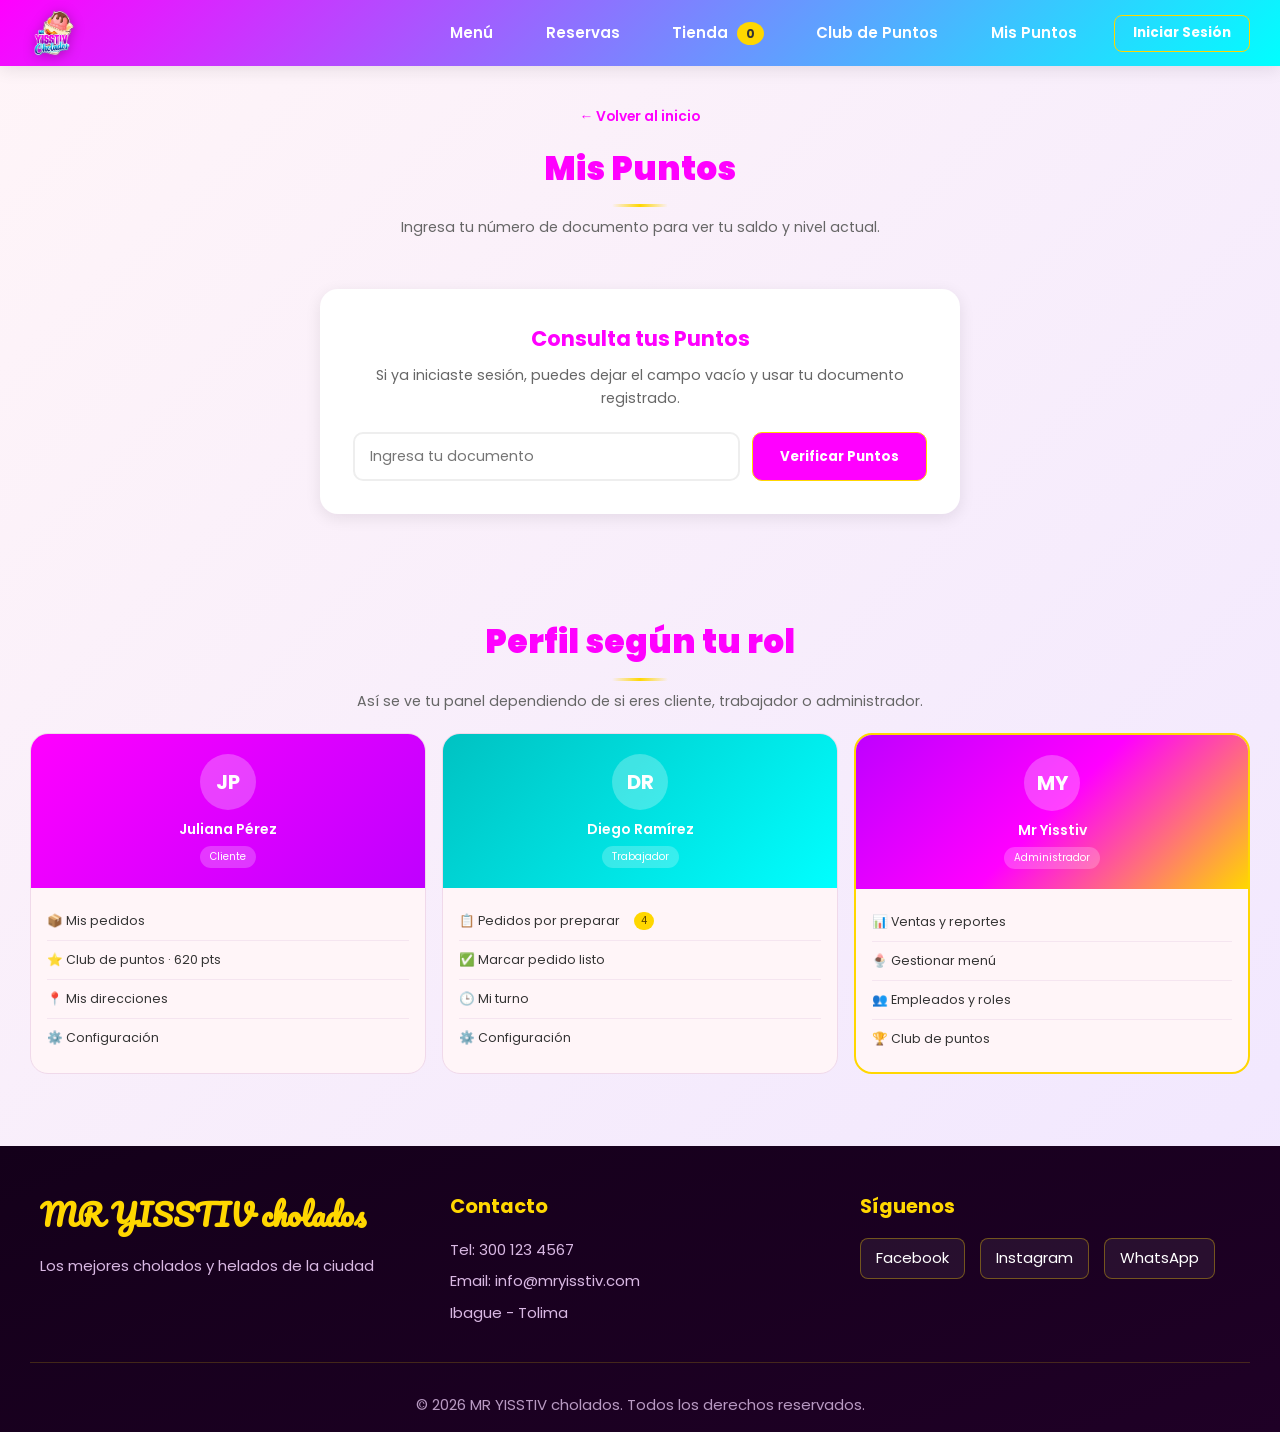
<file: Puntos.html>
<!DOCTYPE html>
<html lang="es">
<head>
    <meta charset="UTF-8">
    <meta name="viewport" content="width=device-width, initial-scale=1.0">
    <title>Mis Puntos - MR YISSTIV cholados</title>
    <link rel="stylesheet" href="styles.css">
    <link href="https://fonts.googleapis.com/css2?family=Poppins:wght@300;400;600;700;900&family=Pacifico&family=Playfair+Display:ital,wght@0,600;0,700;1,600&display=swap" rel="stylesheet">
</head>
<body>
    <header class="header-principal">
        <div class="logo-container">
            <img src="imagenes/logo.png" alt="MR YISSTIV Cholados" class="logo-imagen">
        </div>
        <nav class="navegacion">
            <a href="index.html#tienda" class="nav-link">Menú</a>
            <a href="index.html#modulo-reservas" class="nav-link">Reservas</a>
            <a href="tienda.html" class="nav-link">Tienda <span class="badge-carrito" id="contador-carrito">0</span></a>
            <a href="index.html#modulo-club-puntos" class="nav-link">Club de Puntos</a>
            <a href="puntos.html" class="nav-link">Mis Puntos</a>
            <button class="nav-sesion" id="btn-nav-sesion" onclick="alTocarBotonSesion()">Iniciar Sesión</button>
        </nav>
        <button class="btn-menu-movil" id="btn-menu-movil">☰</button>
    </header>

    <div class="pagina-encabezado">
        <a href="index.html#modulo-club-puntos" class="volver-enlace">&larr; Volver al inicio</a>
        <h2 class="titulo-seccion">Mis Puntos</h2>
        <p class="descripcion-seccion">Ingresa tu número de documento para ver tu saldo y nivel actual.</p>
    </div>

    <main>
        <section class="pagina-puntos">
            <div class="consulta-puntos">
                <h3>Consulta tus Puntos</h3>
                <p>Si ya iniciaste sesión, puedes dejar el campo vacío y usar tu documento registrado.</p>
                <div class="consulta-input">
                    <input type="text" id="documento-cliente" placeholder="Ingresa tu documento">
                    <button type="button" onclick="consultarFidelidad()" class="btn-consultar">Verificar Puntos</button>
                </div>
                <div id="resultado-fidelizacion" class="resultado-fidelizacion"></div>
            </div>
        </section>

        <section class="seccion-catalogo">
            <h2 class="titulo-seccion">Perfil según tu rol</h2>
            <p class="descripcion-seccion">Así se ve tu panel dependiendo de si eres cliente, trabajador o administrador.</p>
            <div class="perfil-grid">

                <div class="perfil-tarjeta rol-cliente">
                    <div class="perfil-cabecera">
                        <div class="perfil-avatar">JP</div>
                        <p class="perfil-nombre">Juliana Pérez</p>
                        <span class="perfil-badge-rol">Cliente</span>
                    </div>
                    <div class="perfil-menu">
                        <div class="perfil-menu-item">📦 Mis pedidos</div>
                        <div class="perfil-menu-item">⭐ Club de puntos · 620 pts</div>
                        <div class="perfil-menu-item">📍 Mis direcciones</div>
                        <div class="perfil-menu-item">⚙️ Configuración</div>
                    </div>
                </div>

                <div class="perfil-tarjeta rol-trabajador">
                    <div class="perfil-cabecera">
                        <div class="perfil-avatar">DR</div>
                        <p class="perfil-nombre">Diego Ramírez</p>
                        <span class="perfil-badge-rol">Trabajador</span>
                    </div>
                    <div class="perfil-menu">
                        <div class="perfil-menu-item">📋 Pedidos por preparar <span class="contador">4</span></div>
                        <div class="perfil-menu-item">✅ Marcar pedido listo</div>
                        <div class="perfil-menu-item">🕒 Mi turno</div>
                        <div class="perfil-menu-item">⚙️ Configuración</div>
                    </div>
                </div>

                <div class="perfil-tarjeta rol-admin">
                    <div class="perfil-cabecera">
                        <div class="perfil-avatar">MY</div>
                        <p class="perfil-nombre">Mr Yisstiv</p>
                        <span class="perfil-badge-rol">Administrador</span>
                    </div>
                    <div class="perfil-menu">
                        <div class="perfil-menu-item">📊 Ventas y reportes</div>
                        <div class="perfil-menu-item">🍨 Gestionar menú</div>
                        <div class="perfil-menu-item">👥 Empleados y roles</div>
                        <div class="perfil-menu-item">🏆 Club de puntos</div>
                    </div>
                </div>

            </div>
        </section>
    </main>

    <footer class="footer">
        <div class="footer-contenido">
            <div class="footer-info">
                <h3>MR YISSTIV cholados</h3>
                <p>Los mejores cholados y helados de la ciudad</p>
            </div>
            <div class="footer-contacto">
                <h4>Contacto</h4>
                <p>Tel: 300 123 4567</p>
                <p>Email: info@mryisstiv.com</p>
                <p>Ibague - Tolima</p>
            </div>
            <div class="footer-redes">
                <h4>Síguenos</h4>
                <div class="redes-sociales">
                    <a href="#" class="red-social">Facebook</a>
                    <a href="#" class="red-social">Instagram</a>
                    <a href="#" class="red-social">WhatsApp</a>
                </div>
            </div>
        </div>
        <div class="footer-bottom">
            <p>&copy; 2026 MR YISSTIV cholados. Todos los derechos reservados.</p>
        </div>
    </footer>

    <!-- NOTIFICACIÓN -->
    <div id="notificacion" class="notificacion"></div>

    <!-- ============================================ -->
    <!-- PANTALLA 1: INICIO DE SESIÓN -->
    <!-- ============================================ -->
    <div class="modal-overlay" id="modal-login">
        <div class="modal-caja">
            <button class="modal-cerrar" onclick="cerrarModal('modal-login')" aria-label="Cerrar">&times;</button>
            <div class="modal-logo">
                <div class="modal-logo-titulo">MR YISSTIV</div>
                <div class="modal-logo-subtitulo">cholados</div>
            </div>
            <h2 class="modal-titulo">Bienvenidos</h2>
            <form id="form-login">
                <div class="campo">
                    <label for="login-documento">Id / Número de documento</label>
                    <input type="text" id="login-documento" placeholder="Ej. 1098765432" required>
                </div>
                <div class="campo campo-password">
                    <label for="login-password">Contraseña</label>
                    <input type="password" id="login-password" placeholder="Tu contraseña" required>
                    <button type="button" class="btn-ver-password" onclick="alternarVerPassword('login-password', this)" aria-label="Mostrar u ocultar contraseña">👁️</button>
                </div>
                <button type="submit" class="modal-btn-principal">Entrar</button>
                <button type="button" class="modal-enlace" onclick="mostrarError('Para recuperar tu contraseña, comunícate con nosotros por WhatsApp al 310 555 9630.', 'modal-login')">¿Olvidaste tu contraseña?</button>
            </form>
            <p class="modal-pie">¿No tienes cuenta? <button type="button" onclick="cambiarModal('modal-login','modal-registro')">Regístrate aquí</button></p>
        </div>
    </div>

    <!-- ============================================ -->
    <!-- PANTALLA 2: REGISTRO DE USUARIOS -->
    <!-- ============================================ -->
    <div class="modal-overlay" id="modal-registro">
        <div class="modal-caja">
            <button class="modal-cerrar" onclick="cerrarModal('modal-registro')" aria-label="Cerrar">&times;</button>
            <div class="modal-logo">
                <div class="modal-logo-titulo">MR YISSTIV</div>
                <div class="modal-logo-subtitulo">cholados</div>
            </div>
            <h2 class="modal-titulo">Crear mi cuenta</h2>
            <form id="form-registro">
                <div class="campo">
                    <label for="registro-nombres">Nombres</label>
                    <input type="text" id="registro-nombres" placeholder="Ej. Harry Edward" required>
                </div>
                <div class="campo">
                    <label for="registro-apellidos">Apellidos</label>
                    <input type="text" id="registro-apellidos" placeholder="Ej. Styles Payne" required>
                </div>
                <div class="campo">
                    <label for="registro-cedula">Número de cédula</label>
                    <input type="text" id="registro-cedula" placeholder="Solo números" inputmode="numeric" required>
                </div>
                <div class="campo">
                    <label for="registro-nacimiento">Fecha de nacimiento</label>
                    <input type="date" id="registro-nacimiento" required>
                </div>
                <div class="campo campo-password">
                    <label for="registro-password">Contraseña</label>
                    <input type="password" id="registro-password" placeholder="Crea una contraseña" required minlength="4">
                    <button type="button" class="btn-ver-password" onclick="alternarVerPassword('registro-password', this)" aria-label="Mostrar u ocultar contraseña">👁️</button>
                </div>
                <button type="submit" class="modal-btn-principal">Registrarme</button>
            </form>
            <p class="modal-pie">¿Ya tienes cuenta? <button type="button" onclick="cambiarModal('modal-registro','modal-login')">Ya tengo cuenta</button></p>
        </div>
    </div>

    <!-- ============================================ -->
    <!-- PANTALLA 3: MENSAJES DE ERROR -->
    <!-- ============================================ -->
    <div class="modal-overlay" id="modal-error">
        <div class="modal-caja">
            <button class="modal-cerrar" onclick="cerrarModal('modal-error')" aria-label="Cerrar">&times;</button>
            <div class="modal-error-icono">⚠️</div>
            <h2 class="modal-error-titulo">¡Oops! Algo salió mal</h2>
            <p class="modal-error-mensaje" id="modal-error-mensaje">Explicación del problema.</p>
            <div class="modal-error-acciones">
                <button type="button" class="modal-btn-principal" id="btn-error-reintentar" onclick="reintentarDesdeError()">Intentar de nuevo</button>
                <button type="button" class="modal-btn-secundario" onclick="cerrarModal('modal-error'); cerrarTodosLosModales(); window.scrollTo({top:0, behavior:'smooth'});">Volver al inicio</button>
            </div>
        </div>
    </div>

    

    <script src="app.js"></script>
    <script>
        // Comodidad: si hay sesión iniciada, precarga el documento automáticamente
        (function () {
            const sesion = obtenerSesionActual();
            const campo = document.getElementById('documento-cliente');
            if (sesion && campo) {
                campo.value = sesion.documento;
            }
        })();
    </script>
</body>
</html>
</file>
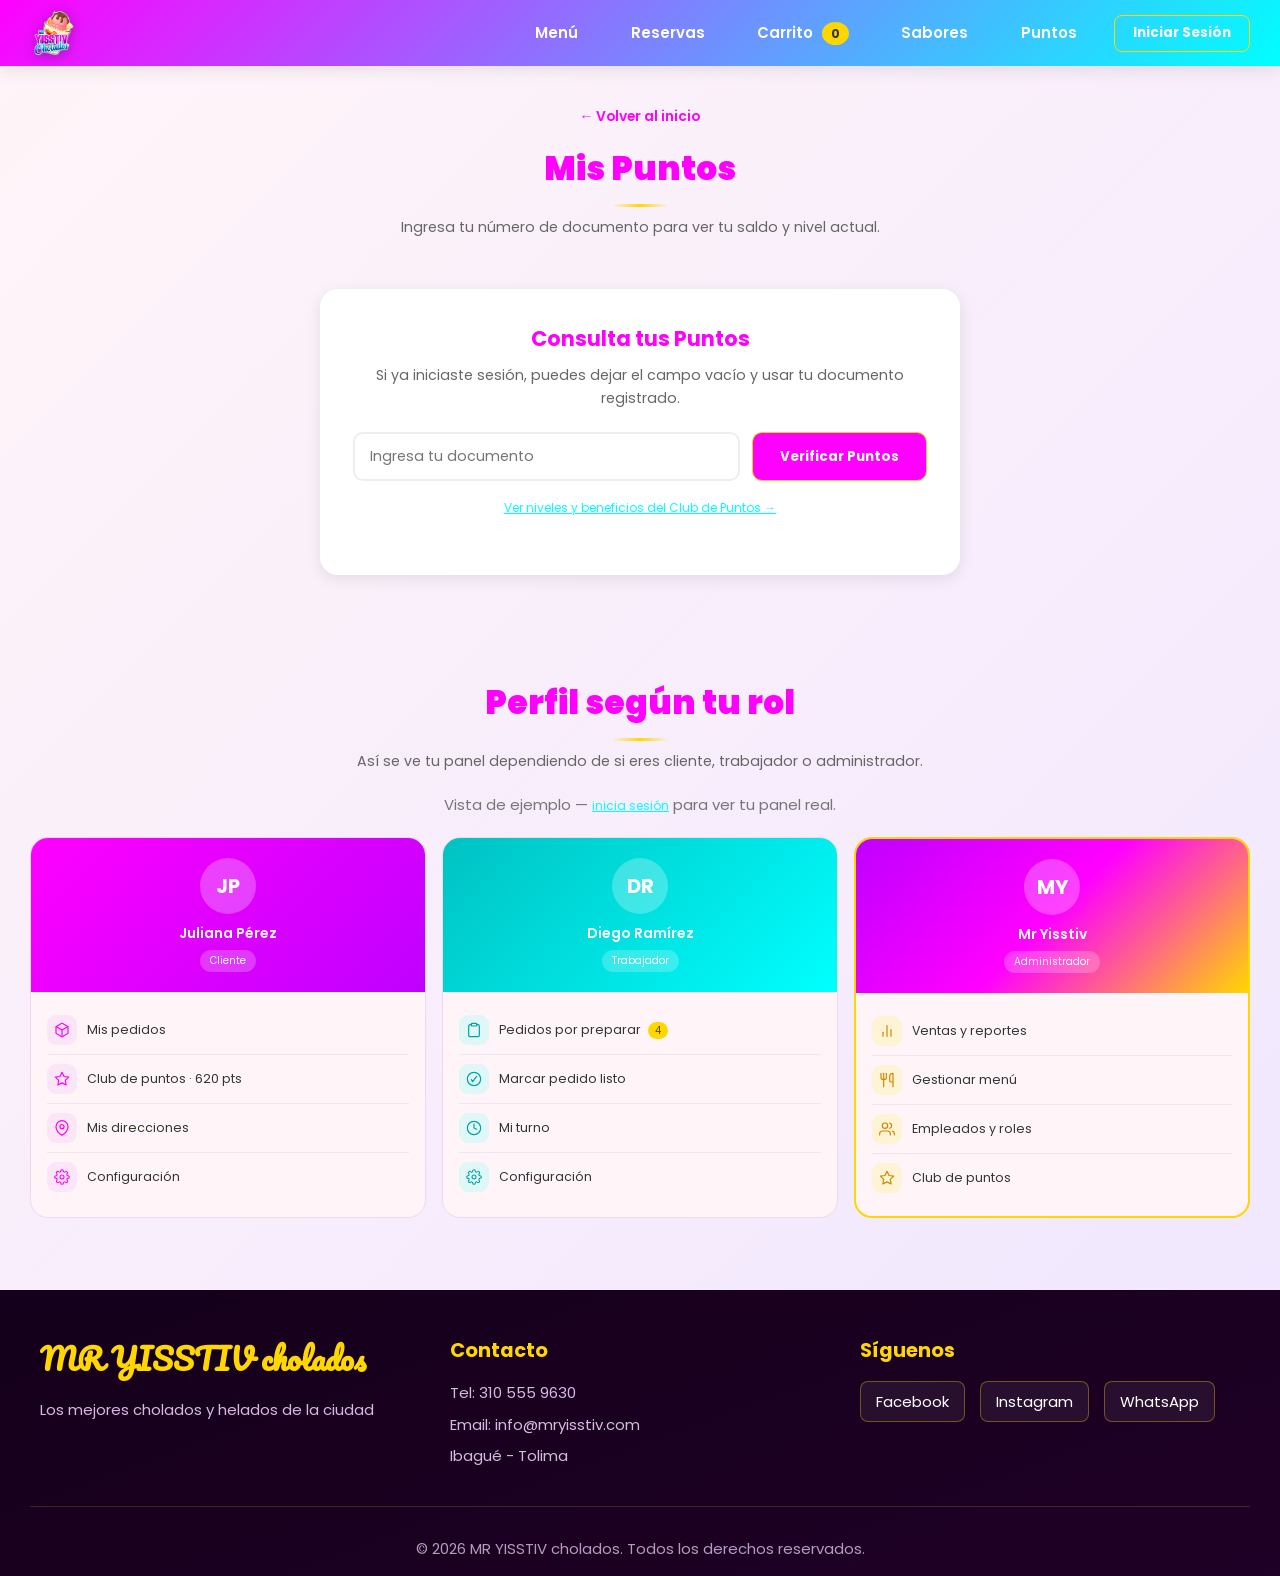
<file: puntos.html>
<!DOCTYPE html>
<html lang="es">
<head>
    <meta charset="UTF-8">
    <meta name="viewport" content="width=device-width, initial-scale=1.0">
    <title>Mis Puntos - MR YISSTIV cholados</title>
    <link rel="stylesheet" href="styles.css">
    <link href="https://fonts.googleapis.com/css2?family=Poppins:wght@300;400;600;700;900&family=Pacifico&family=Playfair+Display:ital,wght@0,600;0,700;1,600&display=swap" rel="stylesheet">
</head>
<body>
    <header class="header-principal">
        <div class="logo-container">
            <img src="imagenes/logo.png" alt="MR YISSTIV Cholados" class="logo-imagen">
        </div>
        <nav class="navegacion">
            <a href="index.html#tienda" class="nav-link">Menú</a>
            <a href="index.html#modulo-reservas" class="nav-link">Reservas</a>
            <a href="tienda.html" class="nav-link">Carrito <span class="badge-carrito" id="contador-carrito">0</span></a>
            <a href="sabores.html" class="nav-link">Sabores</a>
            <a href="puntos.html" class="nav-link">Puntos</a>
            <button class="nav-sesion" id="btn-nav-sesion" onclick="alTocarBotonSesion()">Iniciar Sesión</button>
        </nav>
        <button class="btn-menu-movil" id="btn-menu-movil">☰</button>
    </header>

    <div class="pagina-encabezado">
        <a href="index.html#modulo-club-puntos" class="volver-enlace">&larr; Volver al inicio</a>
        <h2 class="titulo-seccion">Mis Puntos</h2>
        <p class="descripcion-seccion">Ingresa tu número de documento para ver tu saldo y nivel actual.</p>
    </div>

    <main>
        <section class="pagina-puntos">
            <div class="consulta-puntos">
                <h3>Consulta tus Puntos</h3>
                <p>Si ya iniciaste sesión, puedes dejar el campo vacío y usar tu documento registrado.</p>
                <div class="consulta-input">
                    <input type="text" id="documento-cliente" placeholder="Ingresa tu documento">
                    <button type="button" onclick="consultarFidelidad()" class="btn-consultar">Verificar Puntos</button>
                </div>
                <div id="resultado-fidelizacion" class="resultado-fidelizacion"></div>
                <p style="margin-top:1rem;"><a href="index.html#modulo-club-puntos" class="modal-enlace" style="display:inline;width:auto;margin:0;">Ver niveles y beneficios del Club de Puntos →</a></p>
            </div>
        </section>

        <section class="seccion-catalogo">
            <h2 class="titulo-seccion">Perfil según tu rol</h2>
            <p class="descripcion-seccion">Así se ve tu panel dependiendo de si eres cliente, trabajador o administrador.</p>

            <div id="perfil-real" class="perfil-grid" style="display:none;"></div>

            <div id="perfil-demo">
                <p class="perfil-demo-nota">Vista de ejemplo — <button type="button" class="modal-enlace" style="display:inline;width:auto;margin:0;" onclick="abrirModal('modal-login')">inicia sesión</button> para ver tu panel real.</p>
                <div class="perfil-grid">

                <div class="perfil-tarjeta rol-cliente">
                    <div class="perfil-cabecera">
                        <div class="perfil-avatar">JP</div>
                        <p class="perfil-nombre">Juliana Pérez</p>
                        <span class="perfil-badge-rol">Cliente</span>
                    </div>
                    <div class="perfil-menu">
                        <div class="perfil-menu-item"><span class="perfil-menu-icono"><svg viewBox="0 0 24 24" fill="none" stroke="currentColor" stroke-width="1.8" stroke-linecap="round" stroke-linejoin="round"><path d="M21 16V8a2 2 0 0 0-1-1.73l-7-4a2 2 0 0 0-2 0l-7 4A2 2 0 0 0 3 8v8a2 2 0 0 0 1 1.73l7 4a2 2 0 0 0 2 0l7-4A2 2 0 0 0 21 16z"/><polyline points="3.27 6.96 12 12.01 20.73 6.96"/><line x1="12" y1="22.08" x2="12" y2="12"/></svg></span><span>Mis pedidos</span></div>
                        <div class="perfil-menu-item"><span class="perfil-menu-icono"><svg viewBox="0 0 24 24" fill="none" stroke="currentColor" stroke-width="1.8" stroke-linecap="round" stroke-linejoin="round"><polygon points="12 2 15.09 8.26 22 9.27 17 14.14 18.18 21.02 12 17.77 5.82 21.02 7 14.14 2 9.27 8.91 8.26 12 2"/></svg></span><span>Club de puntos · 620 pts</span></div>
                        <div class="perfil-menu-item"><span class="perfil-menu-icono"><svg viewBox="0 0 24 24" fill="none" stroke="currentColor" stroke-width="1.8" stroke-linecap="round" stroke-linejoin="round"><path d="M21 10c0 7-9 13-9 13s-9-6-9-13a9 9 0 0 1 18 0z"/><circle cx="12" cy="10" r="3"/></svg></span><span>Mis direcciones</span></div>
                        <div class="perfil-menu-item"><span class="perfil-menu-icono"><svg viewBox="0 0 24 24" fill="none" stroke="currentColor" stroke-width="1.6" stroke-linecap="round" stroke-linejoin="round"><circle cx="12" cy="12" r="3"/><path d="M19.4 15a1.65 1.65 0 0 0 .33 1.82l.06.06a2 2 0 1 1-2.83 2.83l-.06-.06a1.65 1.65 0 0 0-1.82-.33 1.65 1.65 0 0 0-1 1.51V21a2 2 0 0 1-4 0v-.09A1.65 1.65 0 0 0 9 19.4a1.65 1.65 0 0 0-1.82.33l-.06.06a2 2 0 1 1-2.83-2.83l.06-.06a1.65 1.65 0 0 0 .33-1.82 1.65 1.65 0 0 0-1.51-1H3a2 2 0 0 1 0-4h.09A1.65 1.65 0 0 0 4.6 9a1.65 1.65 0 0 0-.33-1.82l-.06-.06a2 2 0 1 1 2.83-2.83l.06.06a1.65 1.65 0 0 0 1.82.33H9a1.65 1.65 0 0 0 1-1.51V3a2 2 0 0 1 4 0v.09a1.65 1.65 0 0 0 1 1.51 1.65 1.65 0 0 0 1.82-.33l.06-.06a2 2 0 1 1 2.83 2.83l-.06.06a1.65 1.65 0 0 0-.33 1.82V9a1.65 1.65 0 0 0 1.51 1H21a2 2 0 0 1 0 4h-.09a1.65 1.65 0 0 0-1.51 1z"/></svg></span><span>Configuración</span></div>
                    </div>
                </div>

                <div class="perfil-tarjeta rol-trabajador">
                    <div class="perfil-cabecera">
                        <div class="perfil-avatar">DR</div>
                        <p class="perfil-nombre">Diego Ramírez</p>
                        <span class="perfil-badge-rol">Trabajador</span>
                    </div>
                    <div class="perfil-menu">
                        <div class="perfil-menu-item"><span class="perfil-menu-icono"><svg viewBox="0 0 24 24" fill="none" stroke="currentColor" stroke-width="1.8" stroke-linecap="round" stroke-linejoin="round"><path d="M16 4h2a2 2 0 0 1 2 2v14a2 2 0 0 1-2 2H6a2 2 0 0 1-2-2V6a2 2 0 0 1 2-2h2"/><rect x="8" y="2" width="8" height="4" rx="1" ry="1"/></svg></span><span>Pedidos por preparar <span class="contador">4</span></span></div>
                        <div class="perfil-menu-item"><span class="perfil-menu-icono"><svg viewBox="0 0 24 24" fill="none" stroke="currentColor" stroke-width="1.8" stroke-linecap="round" stroke-linejoin="round"><circle cx="12" cy="12" r="10"/><polyline points="16 8 10 16 8 13"/></svg></span><span>Marcar pedido listo</span></div>
                        <div class="perfil-menu-item"><span class="perfil-menu-icono"><svg viewBox="0 0 24 24" fill="none" stroke="currentColor" stroke-width="1.8" stroke-linecap="round" stroke-linejoin="round"><circle cx="12" cy="12" r="10"/><polyline points="12 6 12 12 16 14"/></svg></span><span>Mi turno</span></div>
                        <div class="perfil-menu-item"><span class="perfil-menu-icono"><svg viewBox="0 0 24 24" fill="none" stroke="currentColor" stroke-width="1.6" stroke-linecap="round" stroke-linejoin="round"><circle cx="12" cy="12" r="3"/><path d="M19.4 15a1.65 1.65 0 0 0 .33 1.82l.06.06a2 2 0 1 1-2.83 2.83l-.06-.06a1.65 1.65 0 0 0-1.82-.33 1.65 1.65 0 0 0-1 1.51V21a2 2 0 0 1-4 0v-.09A1.65 1.65 0 0 0 9 19.4a1.65 1.65 0 0 0-1.82.33l-.06.06a2 2 0 1 1-2.83-2.83l.06-.06a1.65 1.65 0 0 0 .33-1.82 1.65 1.65 0 0 0-1.51-1H3a2 2 0 0 1 0-4h.09A1.65 1.65 0 0 0 4.6 9a1.65 1.65 0 0 0-.33-1.82l-.06-.06a2 2 0 1 1 2.83-2.83l.06.06a1.65 1.65 0 0 0 1.82.33H9a1.65 1.65 0 0 0 1-1.51V3a2 2 0 0 1 4 0v.09a1.65 1.65 0 0 0 1 1.51 1.65 1.65 0 0 0 1.82-.33l.06-.06a2 2 0 1 1 2.83 2.83l-.06.06a1.65 1.65 0 0 0-.33 1.82V9a1.65 1.65 0 0 0 1.51 1H21a2 2 0 0 1 0 4h-.09a1.65 1.65 0 0 0-1.51 1z"/></svg></span><span>Configuración</span></div>
                    </div>
                </div>

                <div class="perfil-tarjeta rol-admin">
                    <div class="perfil-cabecera">
                        <div class="perfil-avatar">MY</div>
                        <p class="perfil-nombre">Mr Yisstiv</p>
                        <span class="perfil-badge-rol">Administrador</span>
                    </div>
                    <div class="perfil-menu">
                        <div class="perfil-menu-item"><span class="perfil-menu-icono"><svg viewBox="0 0 24 24" fill="none" stroke="currentColor" stroke-width="1.8" stroke-linecap="round" stroke-linejoin="round"><line x1="18" y1="20" x2="18" y2="10"/><line x1="12" y1="20" x2="12" y2="4"/><line x1="6" y1="20" x2="6" y2="14"/></svg></span><span>Ventas y reportes</span></div>
                        <div class="perfil-menu-item"><span class="perfil-menu-icono"><svg viewBox="0 0 24 24" fill="none" stroke="currentColor" stroke-width="1.8" stroke-linecap="round" stroke-linejoin="round"><path d="M3 2v7c0 1.1.9 2 2 2h4a2 2 0 0 0 2-2V2"/><path d="M7 2v20"/><path d="M21 15V2a5 5 0 0 0-5 5v6c0 1.1.9 2 2 2h3zm0 0v7"/></svg></span><span>Gestionar menú</span></div>
                        <div class="perfil-menu-item"><span class="perfil-menu-icono"><svg viewBox="0 0 24 24" fill="none" stroke="currentColor" stroke-width="1.8" stroke-linecap="round" stroke-linejoin="round"><path d="M17 21v-2a4 4 0 0 0-4-4H5a4 4 0 0 0-4 4v2"/><circle cx="9" cy="7" r="4"/><path d="M23 21v-2a4 4 0 0 0-3-3.87"/><path d="M16 3.13a4 4 0 0 1 0 7.75"/></svg></span><span>Empleados y roles</span></div>
                        <div class="perfil-menu-item"><span class="perfil-menu-icono"><svg viewBox="0 0 24 24" fill="none" stroke="currentColor" stroke-width="1.8" stroke-linecap="round" stroke-linejoin="round"><polygon points="12 2 15.09 8.26 22 9.27 17 14.14 18.18 21.02 12 17.77 5.82 21.02 7 14.14 2 9.27 8.91 8.26 12 2"/></svg></span><span>Club de puntos</span></div>
                    </div>
                </div>

                </div>
            </div>
        </section>
    </main>

    <footer class="footer">
        <div class="footer-contenido">
            <div class="footer-info">
                <h3>MR YISSTIV cholados</h3>
                <p>Los mejores cholados y helados de la ciudad</p>
            </div>
            <div class="footer-contacto">
                <h4>Contacto</h4>
                <p>Tel: <span id="footer-telefono">300 123 4567</span></p>
                <p>Email: <span id="footer-email">info@mryisstiv.com</span></p>
                <p id="footer-ciudad">Ibague - Tolima</p>
            </div>
            <div class="footer-redes">
                <h4>Síguenos</h4>
                <div class="redes-sociales">
                    <a href="#" class="red-social">Facebook</a>
                    <a href="#" class="red-social">Instagram</a>
                    <a href="#" class="red-social">WhatsApp</a>
                </div>
            </div>
        </div>
        <div class="footer-bottom">
            <p>&copy; 2026 MR YISSTIV cholados. Todos los derechos reservados.</p>
        </div>
    </footer>

    <!-- NOTIFICACIÓN -->
    <div id="notificacion" class="notificacion"></div>

    <!-- ============================================ -->
    <!-- SEGUIMIENTO DE PEDIDO (ventana emergente, reutilizable desde el perfil) -->
    <!-- ============================================ -->
    <div class="modal-overlay" id="modal-seguimiento-pedido">
        <div class="modal-caja pedido-listo-caja">
            <button class="modal-cerrar" onclick="cerrarModal('modal-seguimiento-pedido')" aria-label="Cerrar">&times;</button>
            <div class="pedido-listo-cabecera">
                <span>Tu pedido</span>
                <span class="pedido-listo-badge" id="pedido-listo-numero">#00000</span>
            </div>
            <div class="pedido-listo-cuerpo">
                <div class="pedido-listo-estado">
                    <div class="pedido-listo-estado-icono" id="pedido-listo-estado-icono">✓</div>
                    <div>
                        <h4 id="pedido-listo-estado-titulo">Pedido confirmado</h4>
                        <p id="pedido-listo-estado-texto">Puedes recogerlo o esperar el domicilio</p>
                    </div>
                </div>
                <div class="pedido-timeline" id="pedido-timeline"></div>
                <div class="pedido-listo-lista" id="pedido-listo-items"></div>
                <div class="pedido-listo-total">
                    <span>Total</span>
                    <span id="pedido-listo-total-valor">$0</span>
                </div>
                <button class="btn-ver-seguimiento" onclick="pedirActualizacionDomicilio()">Ver seguimiento del domicilio</button>
            </div>
        </div>
    </div>

    <!-- ============================================ -->
    <!-- PANTALLA 1: INICIO DE SESIÓN -->
    <!-- ============================================ -->
    <div class="modal-overlay" id="modal-login">
        <div class="modal-caja">
            <button class="modal-cerrar" onclick="cerrarModal('modal-login')" aria-label="Cerrar">&times;</button>
            <div class="modal-logo">
                <div class="modal-logo-titulo">MR YISSTIV</div>
                <div class="modal-logo-subtitulo">cholados</div>
            </div>
            <h2 class="modal-titulo">Bienvenidos</h2>
            <form id="form-login">
                <div class="campo">
                    <label for="login-documento">Id / Número de documento</label>
                    <input type="text" id="login-documento" placeholder="Ej. 1098765432" required>
                </div>
                <div class="campo campo-password">
                    <label for="login-password">Contraseña</label>
                    <input type="password" id="login-password" placeholder="Tu contraseña" required>
                    <button type="button" class="btn-ver-password" onclick="alternarVerPassword('login-password', this)" aria-label="Mostrar u ocultar contraseña">👁️</button>
                </div>
                <button type="submit" class="modal-btn-principal">Entrar</button>
                <button type="button" class="modal-enlace" onclick="mostrarError('Para recuperar tu contraseña, comunícate con nosotros por WhatsApp al 310 555 9630.', 'modal-login')">¿Olvidaste tu contraseña?</button>
            </form>
            <p class="modal-pie">¿No tienes cuenta? <button type="button" onclick="cambiarModal('modal-login','modal-registro')">Regístrate aquí</button></p>
        </div>
    </div>

    <!-- ============================================ -->
    <!-- PANTALLA 2: REGISTRO DE USUARIOS -->
    <!-- ============================================ -->
    <div class="modal-overlay" id="modal-registro">
        <div class="modal-caja">
            <button class="modal-cerrar" onclick="cerrarModal('modal-registro')" aria-label="Cerrar">&times;</button>
            <div class="modal-logo">
                <div class="modal-logo-titulo">MR YISSTIV</div>
                <div class="modal-logo-subtitulo">cholados</div>
            </div>
            <h2 class="modal-titulo">Crear mi cuenta</h2>
            <form id="form-registro">
                <div class="campo">
                    <label for="registro-nombres">Nombres</label>
                    <input type="text" id="registro-nombres" placeholder="Ej. Harry Edward" required>
                </div>
                <div class="campo">
                    <label for="registro-apellidos">Apellidos</label>
                    <input type="text" id="registro-apellidos" placeholder="Ej. Styles Payne" required>
                </div>
                <div class="campo">
                    <label for="registro-cedula">Número de cédula</label>
                    <input type="text" id="registro-cedula" placeholder="Solo números" inputmode="numeric" required>
                </div>
                <div class="campo">
                    <label for="registro-nacimiento">Fecha de nacimiento</label>
                    <input type="date" id="registro-nacimiento" required>
                </div>
                <div class="campo campo-password">
                    <label for="registro-password">Contraseña</label>
                    <input type="password" id="registro-password" placeholder="Crea una contraseña" required minlength="4">
                    <button type="button" class="btn-ver-password" onclick="alternarVerPassword('registro-password', this)" aria-label="Mostrar u ocultar contraseña">👁️</button>
                </div>
                <button type="submit" class="modal-btn-principal">Registrarme</button>
            </form>
            <p class="modal-pie">¿Ya tienes cuenta? <button type="button" onclick="cambiarModal('modal-registro','modal-login')">Ya tengo cuenta</button></p>
        </div>
    </div>

    <!-- ============================================ -->
    <!-- PANTALLA 3: MENSAJES DE ERROR -->
    <!-- ============================================ -->
    <div class="modal-overlay" id="modal-error">
        <div class="modal-caja">
            <button class="modal-cerrar" onclick="cerrarModal('modal-error')" aria-label="Cerrar">&times;</button>
            <div class="modal-error-icono">⚠️</div>
            <h2 class="modal-error-titulo">¡Oops! Algo salió mal</h2>
            <p class="modal-error-mensaje" id="modal-error-mensaje">Explicación del problema.</p>
            <div class="modal-error-acciones">
                <button type="button" class="modal-btn-principal" id="btn-error-reintentar" onclick="reintentarDesdeError()">Intentar de nuevo</button>
                <button type="button" class="modal-btn-secundario" onclick="cerrarModal('modal-error'); cerrarTodosLosModales(); window.scrollTo({top:0, behavior:'smooth'});">Volver al inicio</button>
            </div>
        </div>
    </div>

    

    <script src="app.js"></script>
    <script>
        // Comodidad: si hay sesión iniciada, precarga el documento automáticamente
        (function () {
            const sesion = obtenerSesionActual();
            const campo = document.getElementById('documento-cliente');
            if (sesion && campo) {
                campo.value = sesion.documento;
            }
        })();
    </script>
</body>
</html>
</file>
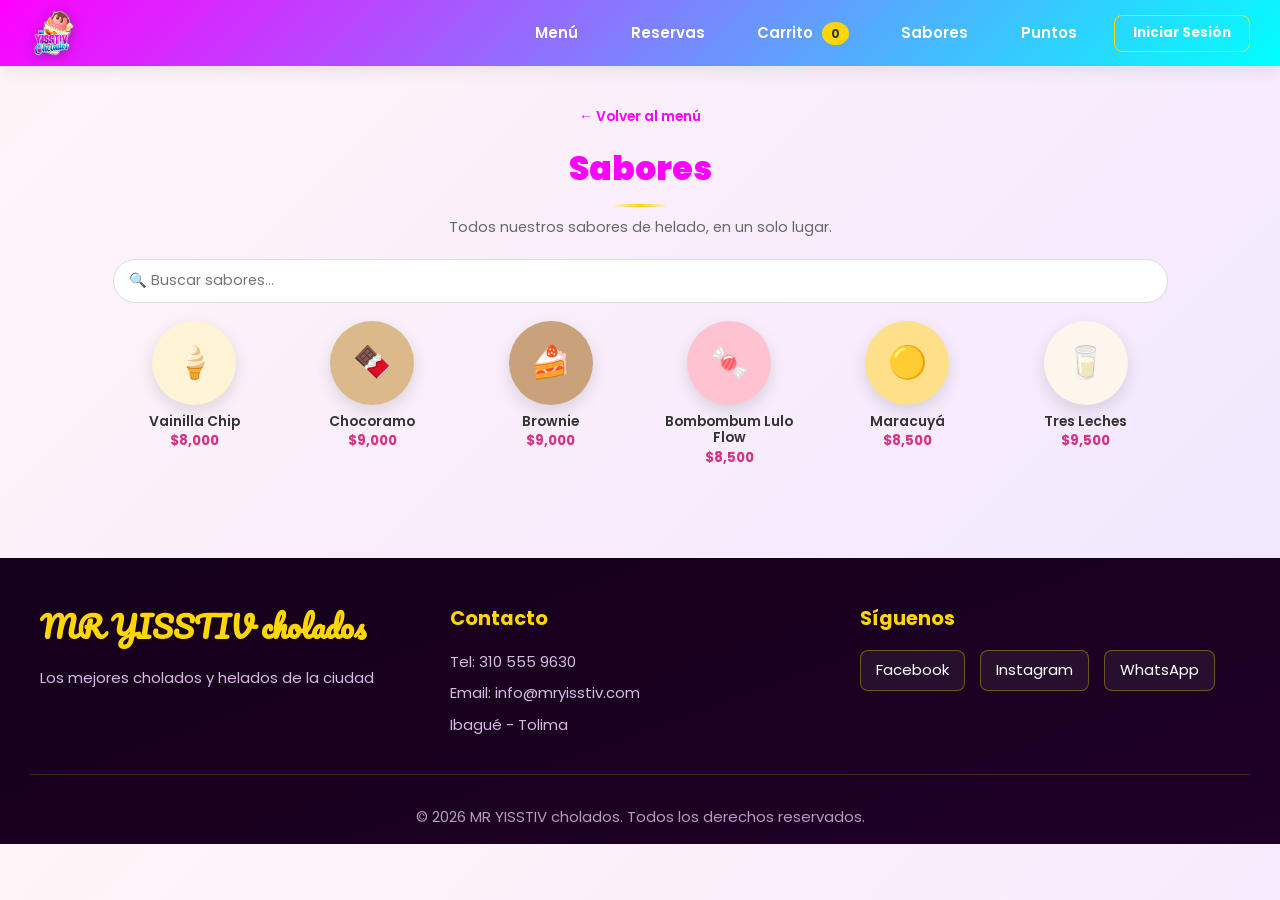
<file: sabores.html>
<!DOCTYPE html>
<html lang="es">
<head>
    <meta charset="UTF-8">
    <meta name="viewport" content="width=device-width, initial-scale=1.0">
    <title>Sabores - MR YISSTIV cholados</title>
    <link rel="stylesheet" href="styles.css">
    <link href="https://fonts.googleapis.com/css2?family=Poppins:wght@300;400;600;700;900&family=Pacifico&family=Playfair+Display:ital,wght@0,600;0,700;1,600&display=swap" rel="stylesheet">
</head>
<body>
    <header class="header-principal">
        <div class="logo-container">
            <img src="imagenes/logo.png" alt="MR YISSTIV Cholados" class="logo-imagen">
        </div>
        <nav class="navegacion">
            <a href="index.html#tienda" class="nav-link">Menú</a>
            <a href="index.html#modulo-reservas" class="nav-link">Reservas</a>
            <a href="tienda.html" class="nav-link">Carrito <span class="badge-carrito" id="contador-carrito">0</span></a>
            <a href="sabores.html" class="nav-link">Sabores</a>
            <a href="puntos.html" class="nav-link">Puntos</a>
            <button class="nav-sesion" id="btn-nav-sesion" onclick="alTocarBotonSesion()">Iniciar Sesión</button>
        </nav>
        <button class="btn-menu-movil" id="btn-menu-movil">☰</button>
    </header>

    <div class="pagina-encabezado">
        <a href="index.html#tienda" class="volver-enlace">&larr; Volver al menú</a>
        <h2 class="titulo-seccion">Sabores</h2>
        <p class="descripcion-seccion">Todos nuestros sabores de helado, en un solo lugar.</p>
    </div>

    <main>
        <section class="pagina-sabores">
            <div class="sabores-toolbar">
                <input type="text" id="buscador-sabores" class="sabores-buscador" placeholder="🔍 Buscar sabores...">
                <button type="button" class="btn-agregar-sabor solo-gestor" style="display:none;" onclick="abrirModalSabor()">+ Agregar sabor</button>
            </div>

            <p class="sabores-nota solo-gestor" style="display:none;">Estás viendo el modo de gestión: puedes editar ✏️ o eliminar 🗑️ cualquier sabor.</p>

            <div id="grid-sabores" class="sabores-grid"></div>
        </section>
    </main>

    <footer class="footer">
        <div class="footer-contenido">
            <div class="footer-info">
                <h3>MR YISSTIV cholados</h3>
                <p>Los mejores cholados y helados de la ciudad</p>
            </div>
            <div class="footer-contacto">
                <h4>Contacto</h4>
                <p>Tel: <span id="footer-telefono">300 123 4567</span></p>
                <p>Email: <span id="footer-email">info@mryisstiv.com</span></p>
                <p id="footer-ciudad">Ibague - Tolima</p>
            </div>
            <div class="footer-redes">
                <h4>Síguenos</h4>
                <div class="redes-sociales">
                    <a href="#" class="red-social">Facebook</a>
                    <a href="#" class="red-social">Instagram</a>
                    <a href="#" class="red-social">WhatsApp</a>
                </div>
            </div>
        </div>
        <div class="footer-bottom">
            <p>&copy; 2026 MR YISSTIV cholados. Todos los derechos reservados.</p>
        </div>
    </footer>

    <!-- NOTIFICACIÓN -->
    <div id="notificacion" class="notificacion"></div>

    <!-- ============================================ -->
    <!-- MODAL: AGREGAR / EDITAR SABOR (solo trabajador/admin) -->
    <!-- ============================================ -->
    <div class="modal-overlay" id="modal-sabor">
        <div class="modal-caja">
            <button class="modal-cerrar" onclick="cerrarModal('modal-sabor')" aria-label="Cerrar">&times;</button>
            <h2 class="modal-titulo" id="modal-sabor-titulo">Agregar sabor</h2>
            <form id="form-sabor">
                <div class="campo">
                    <label for="sabor-nombre">Nombre del sabor</label>
                    <input type="text" id="sabor-nombre" placeholder="Ej. Mora Azul" required>
                </div>
                <div class="campo">
                    <label for="sabor-precio">Precio</label>
                    <input type="number" id="sabor-precio" placeholder="Ej. 10000" min="1" required>
                </div>
                <div class="grupo-campos">
                    <div class="campo">
                        <label for="sabor-icono">Emoji (opcional)</label>
                        <input type="text" id="sabor-icono" placeholder="🍨" maxlength="2">
                    </div>
                    <div class="campo">
                        <label for="sabor-color">Color</label>
                        <input type="color" id="sabor-color" value="#ff00ff">
                    </div>
                </div>
                <button type="submit" class="modal-btn-principal">Guardar sabor</button>
            </form>
        </div>
    </div>

    <!-- ============================================ -->
    <!-- PANTALLA 1: INICIO DE SESIÓN -->
    <!-- ============================================ -->
    <div class="modal-overlay" id="modal-login">
        <div class="modal-caja">
            <button class="modal-cerrar" onclick="cerrarModal('modal-login')" aria-label="Cerrar">&times;</button>
            <div class="modal-logo">
                <div class="modal-logo-titulo">MR YISSTIV</div>
                <div class="modal-logo-subtitulo">cholados</div>
            </div>
            <h2 class="modal-titulo">Bienvenidos</h2>
            <form id="form-login">
                <div class="campo">
                    <label for="login-documento">Id / Número de documento</label>
                    <input type="text" id="login-documento" placeholder="Ej. 1098765432" required>
                </div>
                <div class="campo campo-password">
                    <label for="login-password">Contraseña</label>
                    <input type="password" id="login-password" placeholder="Tu contraseña" required>
                    <button type="button" class="btn-ver-password" onclick="alternarVerPassword('login-password', this)" aria-label="Mostrar u ocultar contraseña">👁️</button>
                </div>
                <button type="submit" class="modal-btn-principal">Entrar</button>
                <button type="button" class="modal-enlace" onclick="mostrarError('Para recuperar tu contraseña, comunícate con nosotros por WhatsApp al 310 555 9630.', 'modal-login')">¿Olvidaste tu contraseña?</button>
            </form>
            <p class="modal-pie">¿No tienes cuenta? <button type="button" onclick="cambiarModal('modal-login','modal-registro')">Regístrate aquí</button></p>
        </div>
    </div>

    <!-- ============================================ -->
    <!-- PANTALLA 2: REGISTRO DE USUARIOS -->
    <!-- ============================================ -->
    <div class="modal-overlay" id="modal-registro">
        <div class="modal-caja">
            <button class="modal-cerrar" onclick="cerrarModal('modal-registro')" aria-label="Cerrar">&times;</button>
            <div class="modal-logo">
                <div class="modal-logo-titulo">MR YISSTIV</div>
                <div class="modal-logo-subtitulo">cholados</div>
            </div>
            <h2 class="modal-titulo">Crear mi cuenta</h2>
            <form id="form-registro">
                <div class="campo">
                    <label for="registro-nombres">Nombres</label>
                    <input type="text" id="registro-nombres" placeholder="Ej. Harry Edward" required>
                </div>
                <div class="campo">
                    <label for="registro-apellidos">Apellidos</label>
                    <input type="text" id="registro-apellidos" placeholder="Ej. Styles Payne" required>
                </div>
                <div class="campo">
                    <label for="registro-cedula">Número de cédula</label>
                    <input type="text" id="registro-cedula" placeholder="Solo números" inputmode="numeric" required>
                </div>
                <div class="campo">
                    <label for="registro-nacimiento">Fecha de nacimiento</label>
                    <input type="date" id="registro-nacimiento" required>
                </div>
                <div class="campo campo-password">
                    <label for="registro-password">Contraseña</label>
                    <input type="password" id="registro-password" placeholder="Crea una contraseña" required minlength="4">
                    <button type="button" class="btn-ver-password" onclick="alternarVerPassword('registro-password', this)" aria-label="Mostrar u ocultar contraseña">👁️</button>
                </div>
                <button type="submit" class="modal-btn-principal">Registrarme</button>
            </form>
            <p class="modal-pie">¿Ya tienes cuenta? <button type="button" onclick="cambiarModal('modal-registro','modal-login')">Ya tengo cuenta</button></p>
        </div>
    </div>

    <!-- ============================================ -->
    <!-- PANTALLA 3: MENSAJES DE ERROR -->
    <!-- ============================================ -->
    <div class="modal-overlay" id="modal-error">
        <div class="modal-caja">
            <button class="modal-cerrar" onclick="cerrarModal('modal-error')" aria-label="Cerrar">&times;</button>
            <div class="modal-error-icono">⚠️</div>
            <h2 class="modal-error-titulo">¡Oops! Algo salió mal</h2>
            <p class="modal-error-mensaje" id="modal-error-mensaje">Explicación del problema.</p>
            <div class="modal-error-acciones">
                <button type="button" class="modal-btn-principal" id="btn-error-reintentar" onclick="reintentarDesdeError()">Intentar de nuevo</button>
                <button type="button" class="modal-btn-secundario" onclick="cerrarModal('modal-error'); cerrarTodosLosModales(); window.scrollTo({top:0, behavior:'smooth'});">Volver al inicio</button>
            </div>
        </div>
    </div>

    <script src="app.js"></script>
</body>
</html>
</file>
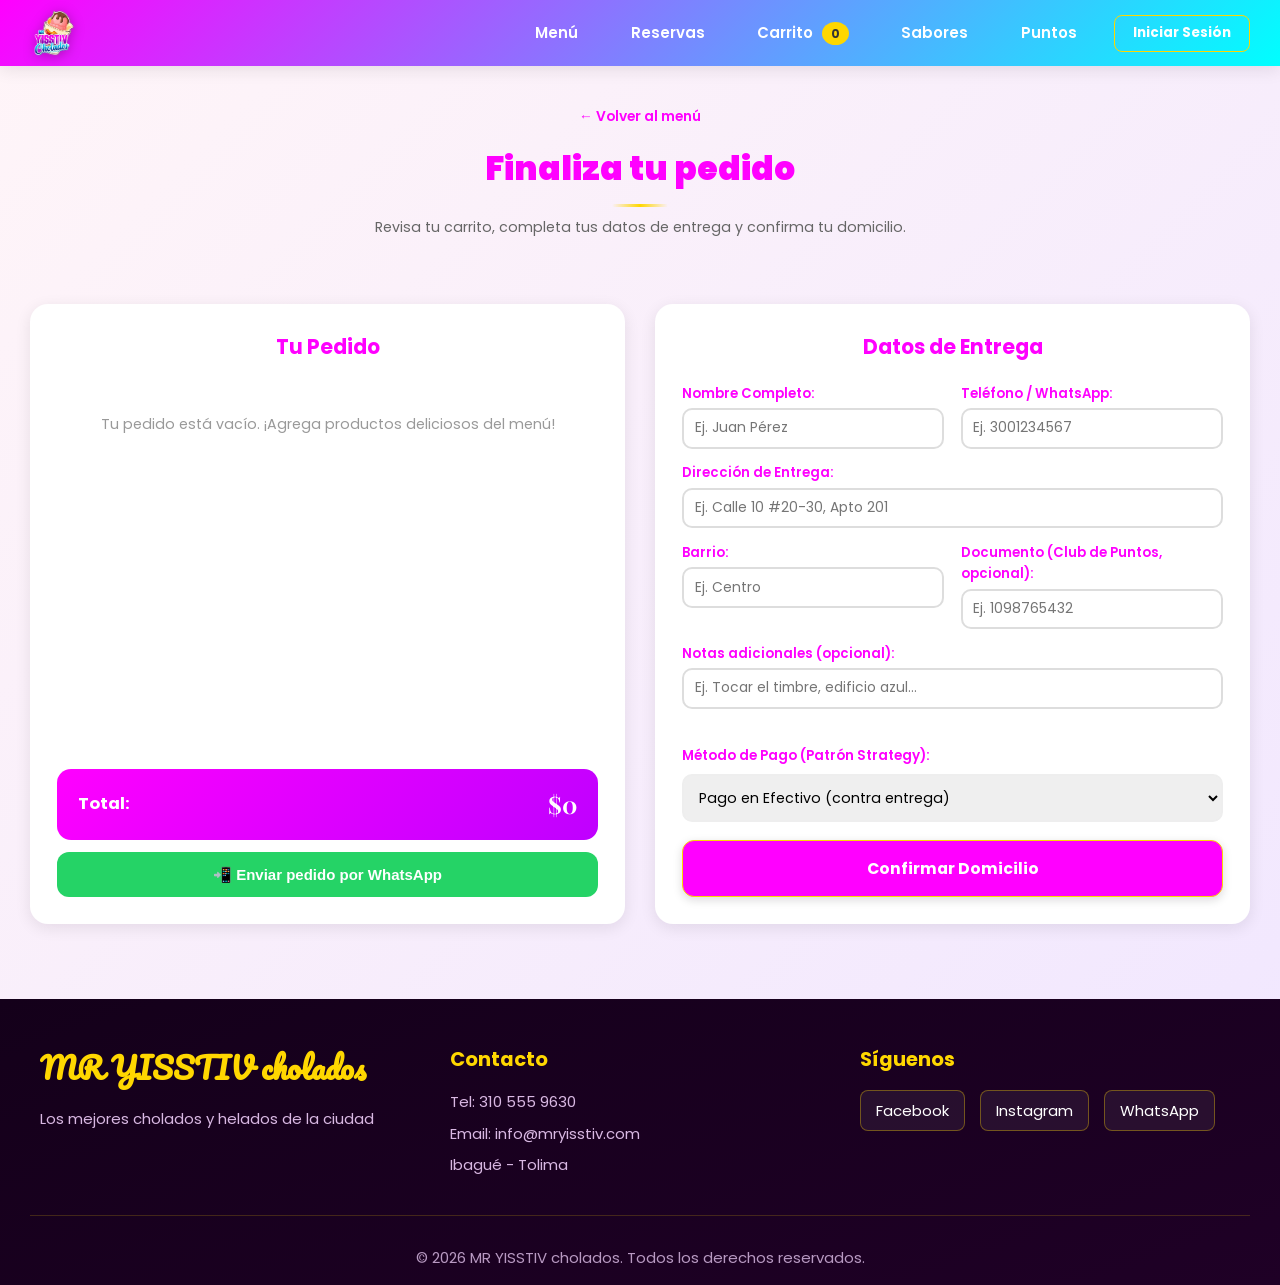
<file: tienda.html>
<!DOCTYPE html>
<html lang="es">
<head>
    <meta charset="UTF-8">
    <meta name="viewport" content="width=device-width, initial-scale=1.0">
    <title>Tienda - MR YISSTIV cholados</title>
    <link rel="stylesheet" href="styles.css">
    <link href="https://fonts.googleapis.com/css2?family=Poppins:wght@300;400;600;700;900&family=Pacifico&family=Playfair+Display:ital,wght@0,600;0,700;1,600&display=swap" rel="stylesheet">
</head>
<body>
    <header class="header-principal">
        <div class="logo-container">
            <img src="imagenes/logo.png" alt="MR YISSTIV Cholados" class="logo-imagen">
        </div>
        <nav class="navegacion">
            <a href="index.html#tienda" class="nav-link">Menú</a>
            <a href="index.html#modulo-reservas" class="nav-link">Reservas</a>
            <a href="tienda.html" class="nav-link">Carrito <span class="badge-carrito" id="contador-carrito">0</span></a>
            <a href="sabores.html" class="nav-link">Sabores</a>
            <a href="puntos.html" class="nav-link">Puntos</a>
            <button class="nav-sesion" id="btn-nav-sesion" onclick="alTocarBotonSesion()">Iniciar Sesión</button>
        </nav>
        <button class="btn-menu-movil" id="btn-menu-movil">☰</button>
    </header>

    <div class="pagina-encabezado">
        <a href="index.html#tienda" class="volver-enlace">&larr; Volver al menú</a>
        <h2 class="titulo-seccion">Finaliza tu pedido</h2>
        <p class="descripcion-seccion">Revisa tu carrito, completa tus datos de entrega y confirma tu domicilio.</p>
        <div id="promo-banner" class="promo-banner" style="display:none;"></div>
    </div>

    <main>
        <section class="pagina-tienda">
            <div class="modal-overlay" id="modal-seguimiento-pedido">
                <div class="modal-caja pedido-listo-caja">
                    <button class="modal-cerrar" onclick="cerrarModal('modal-seguimiento-pedido')" aria-label="Cerrar">&times;</button>
                    <div class="pedido-listo-cabecera">
                        <span>Tu pedido</span>
                        <span class="pedido-listo-badge" id="pedido-listo-numero">#00000</span>
                    </div>
                    <div class="pedido-listo-cuerpo">
                        <div class="pedido-listo-estado">
                            <div class="pedido-listo-estado-icono" id="pedido-listo-estado-icono">✓</div>
                            <div>
                                <h4 id="pedido-listo-estado-titulo">Pedido confirmado</h4>
                                <p id="pedido-listo-estado-texto">Puedes recogerlo o esperar el domicilio</p>
                            </div>
                        </div>
                        <div class="pedido-timeline" id="pedido-timeline"></div>
                        <div class="pedido-listo-lista" id="pedido-listo-items"></div>
                        <div class="pedido-listo-total">
                            <span>Total</span>
                            <span id="pedido-listo-total-valor">$0</span>
                        </div>
                        <button class="btn-ver-seguimiento" onclick="pedirActualizacionDomicilio()">Ver seguimiento del domicilio</button>
                    </div>
                </div>
            </div>

            <div class="tienda-grid">
                <!-- Resumen del pedido -->
                <div class="resumen-pedido">
                    <h3>Tu Pedido</h3>
                    <div id="items-carrito" class="contenedor-carrito">
                        <p class="carrito-vacio">Tu pedido está vacío. ¡Agrega productos deliciosos del menú!</p>
                    </div>
                    <div class="total-pedido">
                        <span>Total:</span>
                        <span class="total-valor">$<span id="total-valor">0</span></span>
                    </div>
                    <button type="button" class="btn-whatsapp-pedido" onclick="enviarPedidoPorWhatsApp()">
                        📲 Enviar pedido por WhatsApp
                    </button>
                </div>

                <!-- Datos de entrega -->
                <div class="datos-entrega">
                    <h3>Datos de Entrega</h3>
                    <form id="form-domicilio" class="formulario-domicilio">
                        <div class="grupo-campos">
                            <div class="campo">
                                <label for="nombre-entrega">Nombre Completo:</label>
                                <input type="text" id="nombre-entrega" placeholder="Ej. Juan Pérez" required>
                            </div>
                            <div class="campo">
                                <label for="telefono-entrega">Teléfono / WhatsApp:</label>
                                <input type="tel" id="telefono-entrega" placeholder="Ej. 3001234567" required>
                            </div>
                            <div class="campo campo-completo">
                                <label for="direccion-entrega">Dirección de Entrega:</label>
                                <input type="text" id="direccion-entrega" placeholder="Ej. Calle 10 #20-30, Apto 201" required>
                            </div>
                            <div class="campo">
                                <label for="barrio-entrega">Barrio:</label>
                                <input type="text" id="barrio-entrega" placeholder="Ej. Centro" required>
                            </div>
                            <div class="campo">
                                <label for="documento-entrega">Documento (Club de Puntos, opcional):</label>
                                <input type="text" id="documento-entrega" placeholder="Ej. 1098765432">
                            </div>
                            <div class="campo campo-completo">
                                <label for="notas-entrega">Notas adicionales (opcional):</label>
                                <input type="text" id="notas-entrega" placeholder="Ej. Tocar el timbre, edificio azul...">
                            </div>
                        </div>

                        <div class="metodo-pago">
                            <label for="estrategia-pago">Método de Pago (Patrón Strategy):</label>
                            <select id="estrategia-pago">
                                <option value="PagoEfectivo">Pago en Efectivo (contra entrega)</option>
                                <option value="PagoTarjeta">Tarjeta de Crédito / Débito</option>
                                <option value="PagoNequi">Nequi</option>
                                <option value="PagoDaviplata">Daviplata</option>
                            </select>
                        </div>
                        <button type="submit" class="btn-pagar">Confirmar Domicilio</button>
                    </form>
                </div>
            </div>
        </section>
    </main>

    <footer class="footer">
        <div class="footer-contenido">
            <div class="footer-info">
                <h3>MR YISSTIV cholados</h3>
                <p>Los mejores cholados y helados de la ciudad</p>
            </div>
            <div class="footer-contacto">
                <h4>Contacto</h4>
                <p>Tel: <span id="footer-telefono">300 123 4567</span></p>
                <p>Email: <span id="footer-email">info@mryisstiv.com</span></p>
                <p id="footer-ciudad">Ibague - Tolima</p>
            </div>
            <div class="footer-redes">
                <h4>Síguenos</h4>
                <div class="redes-sociales">
                    <a href="#" class="red-social">Facebook</a>
                    <a href="#" class="red-social">Instagram</a>
                    <a href="#" class="red-social">WhatsApp</a>
                </div>
            </div>
        </div>
        <div class="footer-bottom">
            <p>&copy; 2026 MR YISSTIV cholados. Todos los derechos reservados.</p>
        </div>
    </footer>

    <!-- NOTIFICACIÓN -->
    <div id="notificacion" class="notificacion"></div>

    <!-- ============================================ -->
    <!-- PANTALLA 1: INICIO DE SESIÓN -->
    <!-- ============================================ -->
    <div class="modal-overlay" id="modal-login">
        <div class="modal-caja">
            <button class="modal-cerrar" onclick="cerrarModal('modal-login')" aria-label="Cerrar">&times;</button>
            <div class="modal-logo">
                <div class="modal-logo-titulo">MR YISSTIV</div>
                <div class="modal-logo-subtitulo">cholados</div>
            </div>
            <h2 class="modal-titulo">Bienvenidos</h2>
            <form id="form-login">
                <div class="campo">
                    <label for="login-documento">Id / Número de documento</label>
                    <input type="text" id="login-documento" placeholder="Ej. 1098765432" required>
                </div>
                <div class="campo campo-password">
                    <label for="login-password">Contraseña</label>
                    <input type="password" id="login-password" placeholder="Tu contraseña" required>
                    <button type="button" class="btn-ver-password" onclick="alternarVerPassword('login-password', this)" aria-label="Mostrar u ocultar contraseña">👁️</button>
                </div>
                <button type="submit" class="modal-btn-principal">Entrar</button>
                <button type="button" class="modal-enlace" onclick="mostrarError('Para recuperar tu contraseña, comunícate con nosotros por WhatsApp al 310 555 9630.', 'modal-login')">¿Olvidaste tu contraseña?</button>
            </form>
            <p class="modal-pie">¿No tienes cuenta? <button type="button" onclick="cambiarModal('modal-login','modal-registro')">Regístrate aquí</button></p>
        </div>
    </div>

    <!-- ============================================ -->
    <!-- PANTALLA 2: REGISTRO DE USUARIOS -->
    <!-- ============================================ -->
    <div class="modal-overlay" id="modal-registro">
        <div class="modal-caja">
            <button class="modal-cerrar" onclick="cerrarModal('modal-registro')" aria-label="Cerrar">&times;</button>
            <div class="modal-logo">
                <div class="modal-logo-titulo">MR YISSTIV</div>
                <div class="modal-logo-subtitulo">cholados</div>
            </div>
            <h2 class="modal-titulo">Crear mi cuenta</h2>
            <form id="form-registro">
                <div class="campo">
                    <label for="registro-nombres">Nombres</label>
                    <input type="text" id="registro-nombres" placeholder="Ej. Harry Edward" required>
                </div>
                <div class="campo">
                    <label for="registro-apellidos">Apellidos</label>
                    <input type="text" id="registro-apellidos" placeholder="Ej. Styles Payne" required>
                </div>
                <div class="campo">
                    <label for="registro-cedula">Número de cédula</label>
                    <input type="text" id="registro-cedula" placeholder="Solo números" inputmode="numeric" required>
                </div>
                <div class="campo">
                    <label for="registro-nacimiento">Fecha de nacimiento</label>
                    <input type="date" id="registro-nacimiento" required>
                </div>
                <div class="campo campo-password">
                    <label for="registro-password">Contraseña</label>
                    <input type="password" id="registro-password" placeholder="Crea una contraseña" required minlength="4">
                    <button type="button" class="btn-ver-password" onclick="alternarVerPassword('registro-password', this)" aria-label="Mostrar u ocultar contraseña">👁️</button>
                </div>
                <button type="submit" class="modal-btn-principal">Registrarme</button>
            </form>
            <p class="modal-pie">¿Ya tienes cuenta? <button type="button" onclick="cambiarModal('modal-registro','modal-login')">Ya tengo cuenta</button></p>
        </div>
    </div>

    <!-- ============================================ -->
    <!-- PANTALLA 3: MENSAJES DE ERROR -->
    <!-- ============================================ -->
    <div class="modal-overlay" id="modal-error">
        <div class="modal-caja">
            <button class="modal-cerrar" onclick="cerrarModal('modal-error')" aria-label="Cerrar">&times;</button>
            <div class="modal-error-icono">⚠️</div>
            <h2 class="modal-error-titulo">¡Oops! Algo salió mal</h2>
            <p class="modal-error-mensaje" id="modal-error-mensaje">Explicación del problema.</p>
            <div class="modal-error-acciones">
                <button type="button" class="modal-btn-principal" id="btn-error-reintentar" onclick="reintentarDesdeError()">Intentar de nuevo</button>
                <button type="button" class="modal-btn-secundario" onclick="cerrarModal('modal-error'); cerrarTodosLosModales(); window.scrollTo({top:0, behavior:'smooth'});">Volver al inicio</button>
            </div>
        </div>
    </div>

    

    <script src="app.js"></script>
</body>
</html>
</file>
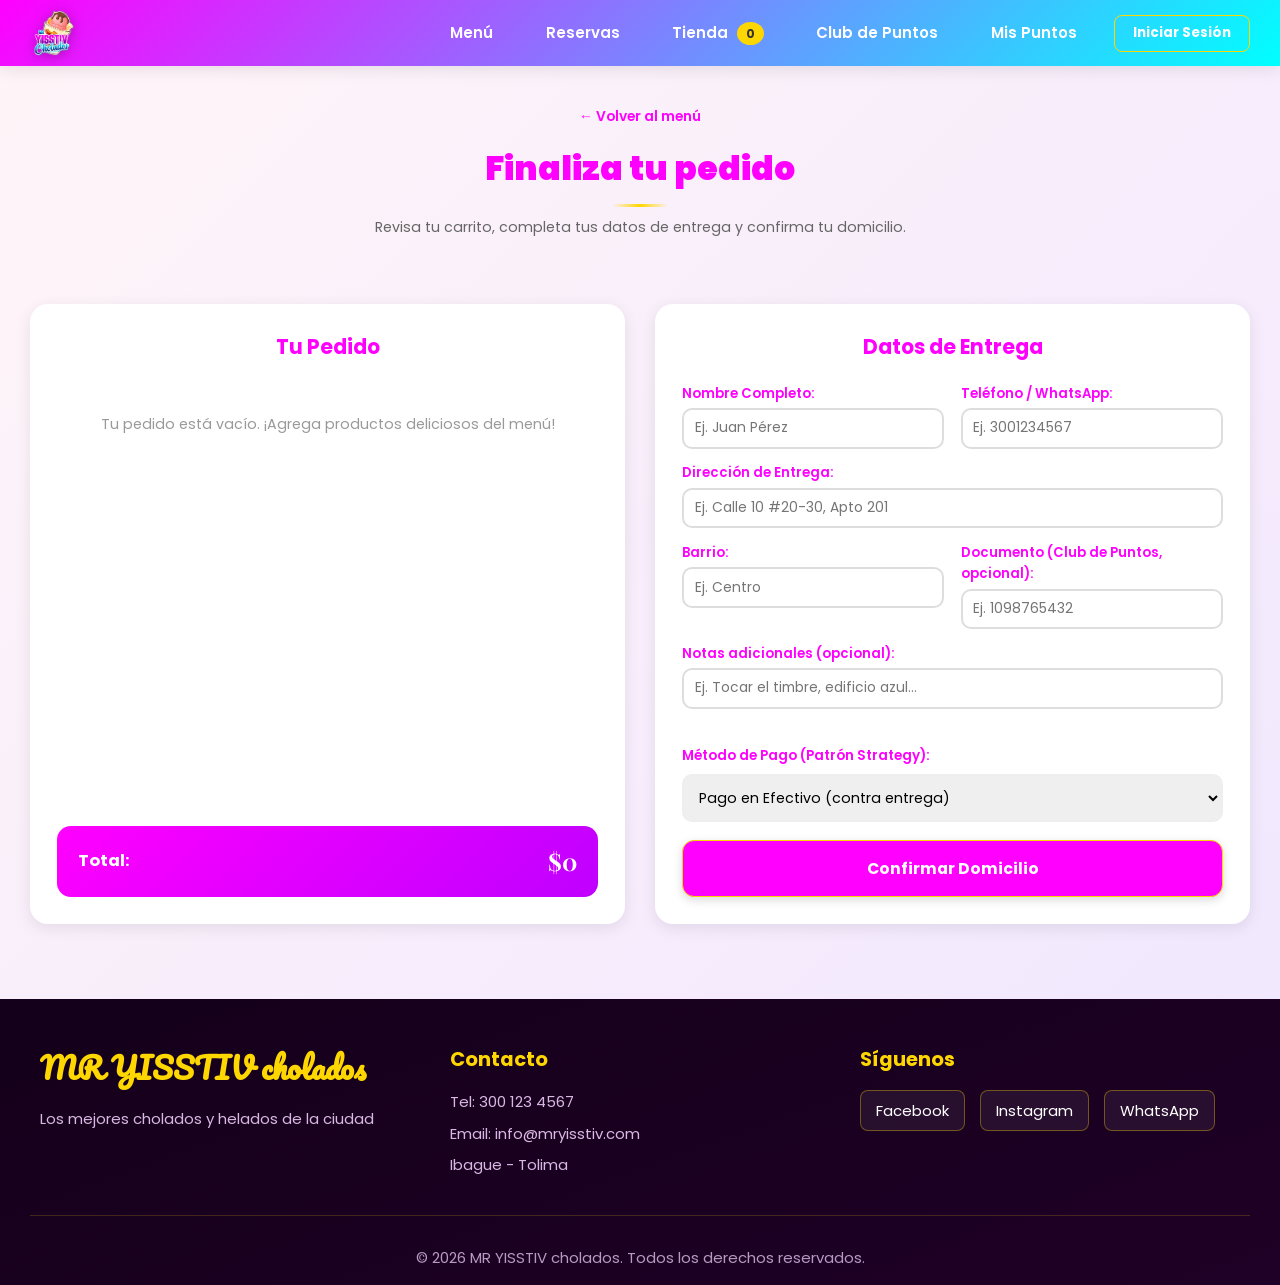
<file: Tienda.html>
<!DOCTYPE html>
<html lang="es">
<head>
    <meta charset="UTF-8">
    <meta name="viewport" content="width=device-width, initial-scale=1.0">
    <title>Tienda - MR YISSTIV cholados</title>
    <link rel="stylesheet" href="styles.css">
    <link href="https://fonts.googleapis.com/css2?family=Poppins:wght@300;400;600;700;900&family=Pacifico&family=Playfair+Display:ital,wght@0,600;0,700;1,600&display=swap" rel="stylesheet">
</head>
<body>
    <header class="header-principal">
        <div class="logo-container">
            <img src="imagenes/logo.png" alt="MR YISSTIV Cholados" class="logo-imagen">
        </div>
        <nav class="navegacion">
            <a href="index.html#tienda" class="nav-link">Menú</a>
            <a href="index.html#modulo-reservas" class="nav-link">Reservas</a>
            <a href="tienda.html" class="nav-link">Tienda <span class="badge-carrito" id="contador-carrito">0</span></a>
            <a href="index.html#modulo-club-puntos" class="nav-link">Club de Puntos</a>
            <a href="puntos.html" class="nav-link">Mis Puntos</a>
            <button class="nav-sesion" id="btn-nav-sesion" onclick="alTocarBotonSesion()">Iniciar Sesión</button>
        </nav>
        <button class="btn-menu-movil" id="btn-menu-movil">☰</button>
    </header>

    <div class="pagina-encabezado">
        <a href="index.html#tienda" class="volver-enlace">&larr; Volver al menú</a>
        <h2 class="titulo-seccion">Finaliza tu pedido</h2>
        <p class="descripcion-seccion">Revisa tu carrito, completa tus datos de entrega y confirma tu domicilio.</p>
    </div>

    <main>
        <section class="pagina-tienda">
            <div class="pedido-listo-caja" id="pantalla-pedido-listo" style="display:none;">
                <div class="pedido-listo-cabecera">
                    <span>Tu pedido</span>
                    <span class="pedido-listo-badge" id="pedido-listo-numero">#00000</span>
                </div>
                <div class="pedido-listo-cuerpo">
                    <div class="pedido-listo-estado">
                        <div class="pedido-listo-estado-icono">✓</div>
                        <div>
                            <h4>Pedido confirmado</h4>
                            <p>Puedes recogerlo o esperar el domicilio</p>
                        </div>
                    </div>
                    <div class="pedido-timeline">
                        <div class="paso-timeline">
                            <div class="paso-circulo">✓</div>
                            <span class="paso-texto">Confirmado</span>
                        </div>
                        <div class="paso-linea"></div>
                        <div class="paso-timeline">
                            <div class="paso-circulo actual">●</div>
                            <span class="paso-texto">Preparando</span>
                        </div>
                        <div class="paso-linea"></div>
                        <div class="paso-timeline">
                            <div class="paso-circulo" style="background:#ddd;"></div>
                            <span class="paso-texto">Listo</span>
                        </div>
                    </div>
                    <div class="pedido-listo-lista" id="pedido-listo-items"></div>
                    <div class="pedido-listo-total">
                        <span>Total</span>
                        <span id="pedido-listo-total-valor">$0</span>
                    </div>
                    <button class="btn-ver-seguimiento" onclick="ocultarPantallaPedidoListo()">Volver a la tienda</button>
                </div>
            </div>

            <div class="tienda-grid">
                <!-- Resumen del pedido -->
                <div class="resumen-pedido">
                    <h3>Tu Pedido</h3>
                    <div id="items-carrito" class="contenedor-carrito">
                        <p class="carrito-vacio">Tu pedido está vacío. ¡Agrega productos deliciosos del menú!</p>
                    </div>
                    <div class="total-pedido">
                        <span>Total:</span>
                        <span class="total-valor">$<span id="total-valor">0</span></span>
                    </div>
                </div>

                <!-- Datos de entrega -->
                <div class="datos-entrega">
                    <h3>Datos de Entrega</h3>
                    <form id="form-domicilio" class="formulario-domicilio">
                        <div class="grupo-campos">
                            <div class="campo">
                                <label for="nombre-entrega">Nombre Completo:</label>
                                <input type="text" id="nombre-entrega" placeholder="Ej. Juan Pérez" required>
                            </div>
                            <div class="campo">
                                <label for="telefono-entrega">Teléfono / WhatsApp:</label>
                                <input type="tel" id="telefono-entrega" placeholder="Ej. 3001234567" required>
                            </div>
                            <div class="campo campo-completo">
                                <label for="direccion-entrega">Dirección de Entrega:</label>
                                <input type="text" id="direccion-entrega" placeholder="Ej. Calle 10 #20-30, Apto 201" required>
                            </div>
                            <div class="campo">
                                <label for="barrio-entrega">Barrio:</label>
                                <input type="text" id="barrio-entrega" placeholder="Ej. Centro" required>
                            </div>
                            <div class="campo">
                                <label for="documento-entrega">Documento (Club de Puntos, opcional):</label>
                                <input type="text" id="documento-entrega" placeholder="Ej. 1098765432">
                            </div>
                            <div class="campo campo-completo">
                                <label for="notas-entrega">Notas adicionales (opcional):</label>
                                <input type="text" id="notas-entrega" placeholder="Ej. Tocar el timbre, edificio azul...">
                            </div>
                        </div>

                        <div class="metodo-pago">
                            <label for="estrategia-pago">Método de Pago (Patrón Strategy):</label>
                            <select id="estrategia-pago">
                                <option value="PagoEfectivo">Pago en Efectivo (contra entrega)</option>
                                <option value="PagoTarjeta">Tarjeta de Crédito / Débito</option>
                                <option value="PagoNequi">Nequi</option>
                                <option value="PagoDaviplata">Daviplata</option>
                            </select>
                        </div>
                        <button type="submit" class="btn-pagar">Confirmar Domicilio</button>
                    </form>
                </div>
            </div>
        </section>
    </main>

    <footer class="footer">
        <div class="footer-contenido">
            <div class="footer-info">
                <h3>MR YISSTIV cholados</h3>
                <p>Los mejores cholados y helados de la ciudad</p>
            </div>
            <div class="footer-contacto">
                <h4>Contacto</h4>
                <p>Tel: 300 123 4567</p>
                <p>Email: info@mryisstiv.com</p>
                <p>Ibague - Tolima</p>
            </div>
            <div class="footer-redes">
                <h4>Síguenos</h4>
                <div class="redes-sociales">
                    <a href="#" class="red-social">Facebook</a>
                    <a href="#" class="red-social">Instagram</a>
                    <a href="#" class="red-social">WhatsApp</a>
                </div>
            </div>
        </div>
        <div class="footer-bottom">
            <p>&copy; 2026 MR YISSTIV cholados. Todos los derechos reservados.</p>
        </div>
    </footer>

    <!-- NOTIFICACIÓN -->
    <div id="notificacion" class="notificacion"></div>

    <!-- ============================================ -->
    <!-- PANTALLA 1: INICIO DE SESIÓN -->
    <!-- ============================================ -->
    <div class="modal-overlay" id="modal-login">
        <div class="modal-caja">
            <button class="modal-cerrar" onclick="cerrarModal('modal-login')" aria-label="Cerrar">&times;</button>
            <div class="modal-logo">
                <div class="modal-logo-titulo">MR YISSTIV</div>
                <div class="modal-logo-subtitulo">cholados</div>
            </div>
            <h2 class="modal-titulo">Bienvenidos</h2>
            <form id="form-login">
                <div class="campo">
                    <label for="login-documento">Id / Número de documento</label>
                    <input type="text" id="login-documento" placeholder="Ej. 1098765432" required>
                </div>
                <div class="campo campo-password">
                    <label for="login-password">Contraseña</label>
                    <input type="password" id="login-password" placeholder="Tu contraseña" required>
                    <button type="button" class="btn-ver-password" onclick="alternarVerPassword('login-password', this)" aria-label="Mostrar u ocultar contraseña">👁️</button>
                </div>
                <button type="submit" class="modal-btn-principal">Entrar</button>
                <button type="button" class="modal-enlace" onclick="mostrarError('Para recuperar tu contraseña, comunícate con nosotros por WhatsApp al 310 555 9630.', 'modal-login')">¿Olvidaste tu contraseña?</button>
            </form>
            <p class="modal-pie">¿No tienes cuenta? <button type="button" onclick="cambiarModal('modal-login','modal-registro')">Regístrate aquí</button></p>
        </div>
    </div>

    <!-- ============================================ -->
    <!-- PANTALLA 2: REGISTRO DE USUARIOS -->
    <!-- ============================================ -->
    <div class="modal-overlay" id="modal-registro">
        <div class="modal-caja">
            <button class="modal-cerrar" onclick="cerrarModal('modal-registro')" aria-label="Cerrar">&times;</button>
            <div class="modal-logo">
                <div class="modal-logo-titulo">MR YISSTIV</div>
                <div class="modal-logo-subtitulo">cholados</div>
            </div>
            <h2 class="modal-titulo">Crear mi cuenta</h2>
            <form id="form-registro">
                <div class="campo">
                    <label for="registro-nombres">Nombres</label>
                    <input type="text" id="registro-nombres" placeholder="Ej. Harry Edward" required>
                </div>
                <div class="campo">
                    <label for="registro-apellidos">Apellidos</label>
                    <input type="text" id="registro-apellidos" placeholder="Ej. Styles Payne" required>
                </div>
                <div class="campo">
                    <label for="registro-cedula">Número de cédula</label>
                    <input type="text" id="registro-cedula" placeholder="Solo números" inputmode="numeric" required>
                </div>
                <div class="campo">
                    <label for="registro-nacimiento">Fecha de nacimiento</label>
                    <input type="date" id="registro-nacimiento" required>
                </div>
                <div class="campo campo-password">
                    <label for="registro-password">Contraseña</label>
                    <input type="password" id="registro-password" placeholder="Crea una contraseña" required minlength="4">
                    <button type="button" class="btn-ver-password" onclick="alternarVerPassword('registro-password', this)" aria-label="Mostrar u ocultar contraseña">👁️</button>
                </div>
                <button type="submit" class="modal-btn-principal">Registrarme</button>
            </form>
            <p class="modal-pie">¿Ya tienes cuenta? <button type="button" onclick="cambiarModal('modal-registro','modal-login')">Ya tengo cuenta</button></p>
        </div>
    </div>

    <!-- ============================================ -->
    <!-- PANTALLA 3: MENSAJES DE ERROR -->
    <!-- ============================================ -->
    <div class="modal-overlay" id="modal-error">
        <div class="modal-caja">
            <button class="modal-cerrar" onclick="cerrarModal('modal-error')" aria-label="Cerrar">&times;</button>
            <div class="modal-error-icono">⚠️</div>
            <h2 class="modal-error-titulo">¡Oops! Algo salió mal</h2>
            <p class="modal-error-mensaje" id="modal-error-mensaje">Explicación del problema.</p>
            <div class="modal-error-acciones">
                <button type="button" class="modal-btn-principal" id="btn-error-reintentar" onclick="reintentarDesdeError()">Intentar de nuevo</button>
                <button type="button" class="modal-btn-secundario" onclick="cerrarModal('modal-error'); cerrarTodosLosModales(); window.scrollTo({top:0, behavior:'smooth'});">Volver al inicio</button>
            </div>
        </div>
    </div>

    

    <script src="app.js"></script>
</body>
</html>
</file>
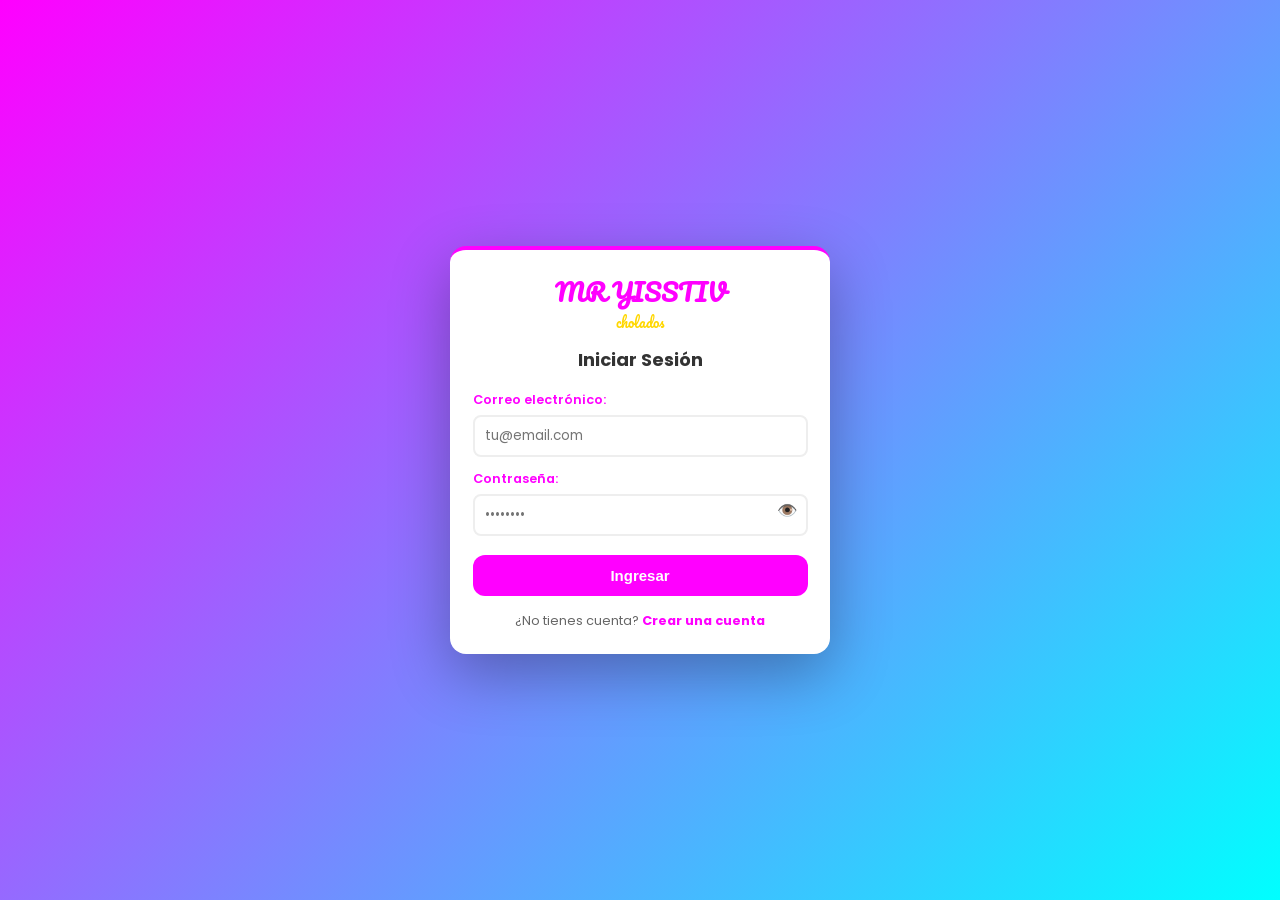
<file: WebContent/login.html>
<!DOCTYPE html>
<html lang="es">
<head>
    <meta charset="UTF-8">
    <meta name="viewport" content="width=device-width, initial-scale=1.0">
    <title>Iniciar Sesión - MR YISSTIV cholados</title>
    <link href="https://fonts.googleapis.com/css2?family=Poppins:wght@300;400;600;700&family=Pacifico&display=swap" rel="stylesheet">
    <link rel="stylesheet" href="css/styles.css">
    <style>
        body { background: linear-gradient(135deg, #ff00ff 0%, #00ffff 100%); min-height: 100vh; display: flex; align-items: center; justify-content: center; font-family: 'Poppins', sans-serif; padding: 10px; margin: 0; }
        .login-container { background: white; border-radius: 16px; padding: 1.5rem 1.5rem; box-shadow: 0 20px 60px rgba(0,0,0,0.3); width: 100%; max-width: 380px; border-top: 4px solid #ff00ff; }
        .login-logo { text-align: center; margin-bottom: 0.8rem; }
        .login-logo h1 { font-family: 'Pacifico', cursive; color: #ff00ff; font-size: 1.6rem; margin: 0; }
        .login-logo p { color: #ffd700; font-family: 'Pacifico', cursive; margin: 0.1rem 0 0; font-size: 0.9rem; }
        .login-titulo { text-align: center; font-size: 1.2rem; font-weight: 700; color: #333; margin-bottom: 1rem; }
        .campo-login { margin-bottom: 0.8rem; }
        .campo-login label { font-weight: 600; color: #ff00ff; margin-bottom: 0.3rem; display: block; font-size: 0.85rem; }
        .campo-login input { width: 100%; padding: 0.6rem 0.7rem; border: 2px solid #eee; border-radius: 8px; font-family: 'Poppins', sans-serif; font-size: 0.9rem; box-sizing: border-box; }
        .campo-login input:focus { outline: none; border-color: #00ffff; }
        .campo-password { position: relative; }
        .btn-ojito { position: absolute; right: 10px; top: 32px; background: none; border: none; cursor: pointer; font-size: 1.1rem; color: #999; padding: 0; z-index: 2; }
        .btn-ojito:hover { color: #ff00ff; }
        .campo-password input { padding-right: 2.5rem !important; }
        .btn-ingresar { width: 100%; background: #ff00ff; color: white; border: none; padding: 0.8rem; border-radius: 12px; font-size: 1rem; font-weight: 700; cursor: pointer; margin-top: 0.5rem; }
        .btn-ingresar:hover { background: #d400d4; }
        .login-pie { text-align: center; font-size: 0.85rem; color: #666; margin-top: 1rem; }
        .login-pie a { color: #ff00ff; font-weight: 700; text-decoration: none; }
        .mensaje-error { padding: 0.6rem; border-radius: 8px; margin-bottom: 0.8rem; text-align: center; font-size: 0.85rem; display: none; background: #f8d7da; color: #721c24; }
    </style>
</head>
<body>
    <div class="login-container">
        <div class="login-logo"><h1>MR YISSTIV</h1><p>cholados</p></div>
        <h2 class="login-titulo">Iniciar Sesión</h2>
        <div class="mensaje-error" id="errorMsg"></div>
        <form action="LoginServlet" method="POST">
            <div class="campo-login">
                <label>Correo electrónico:</label>
                <input type="email" name="correo" required placeholder="tu@email.com">
            </div>
            <div class="campo-login campo-password">
                <label>Contraseña:</label>
                <input type="password" name="contrasena" id="contrasena" required placeholder="••••••••">
                <button type="button" class="btn-ojito" onclick="togglePassword('contrasena', this)">👁️</button>
            </div>
            <button type="submit" class="btn-ingresar">Ingresar</button>
        </form>
        <p class="login-pie">¿No tienes cuenta? <a href="registro.html">Crear una cuenta</a></p>
    </div>
    <script>
        function togglePassword(inputId, btn) {
            const input = document.getElementById(inputId);
            if (input.type === 'password') { input.type = 'text'; btn.textContent = '🙈'; }
            else { input.type = 'password'; btn.textContent = '👁️'; }
        }
        const urlParams = new URLSearchParams(window.location.search);
        if (urlParams.get('error') === '1') {
            document.getElementById('errorMsg').textContent = '⚠️ Correo o contraseña incorrectos';
            document.getElementById('errorMsg').style.display = 'block';
        }
    </script>
</body>
</html>
</file>
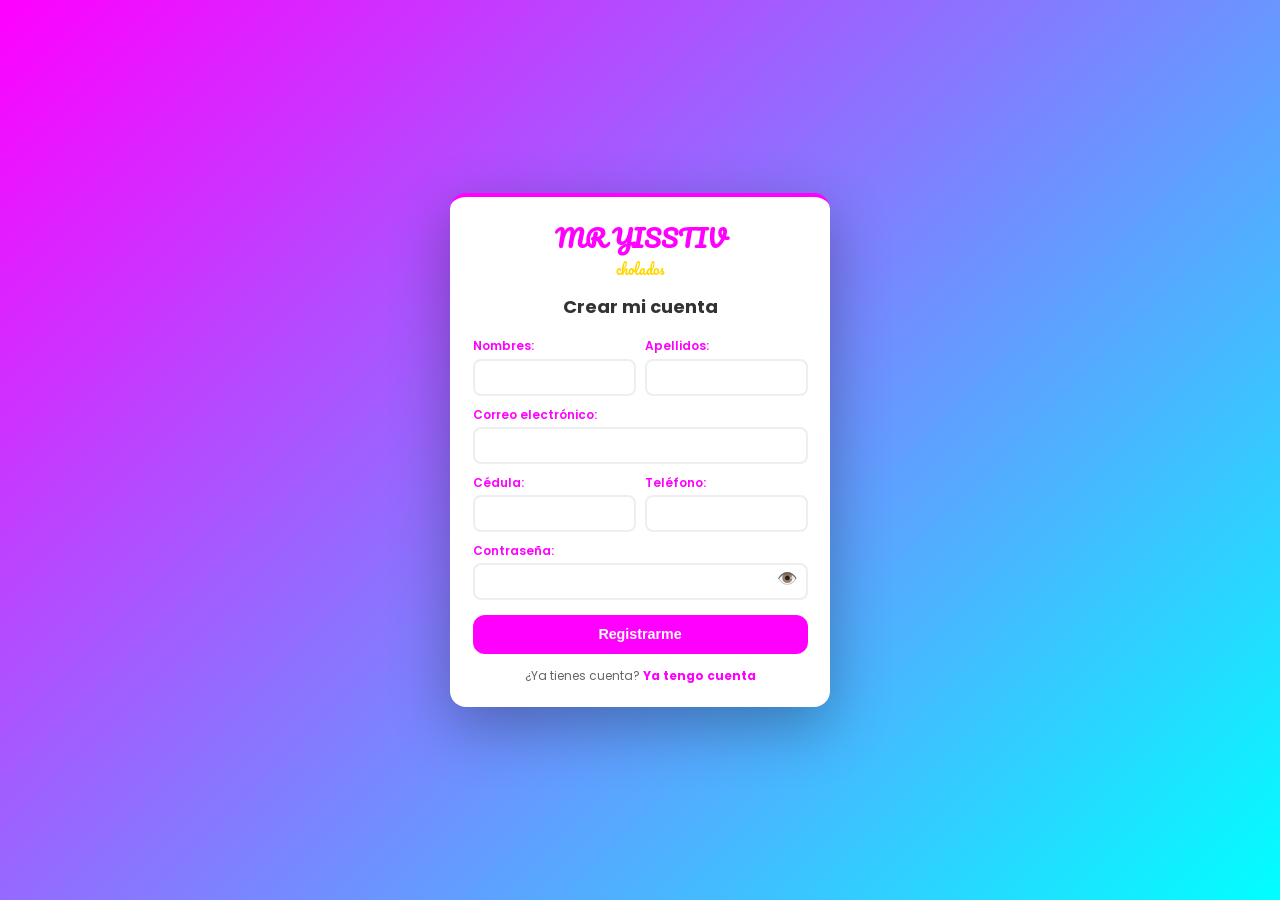
<file: WebContent/registro.html>
<!DOCTYPE html>
<html lang="es">
<head>
    <meta charset="UTF-8">
    <meta name="viewport" content="width=device-width, initial-scale=1.0">
    <title>Registro - MR YISSTIV cholados</title>
    <link href="https://fonts.googleapis.com/css2?family=Poppins:wght@300;400;600;700&family=Pacifico&display=swap" rel="stylesheet">
    <link rel="stylesheet" href="css/styles.css">
    <style>
        body { background: linear-gradient(135deg, #ff00ff 0%, #00ffff 100%); min-height: 100vh; display: flex; align-items: center; justify-content: center; font-family: 'Poppins', sans-serif; padding: 10px; margin: 0; }
        .registro-container { background: white; border-radius: 16px; padding: 1.5rem 1.5rem; box-shadow: 0 20px 60px rgba(0,0,0,0.3); width: 100%; max-width: 380px; border-top: 4px solid #ff00ff; }
        .registro-logo { text-align: center; margin-bottom: 0.8rem; }
        .registro-logo h1 { font-family: 'Pacifico', cursive; color: #ff00ff; font-size: 1.6rem; margin: 0; }
        .registro-logo p { color: #ffd700; font-family: 'Pacifico', cursive; margin: 0.1rem 0 0; font-size: 0.9rem; }
        .registro-titulo { text-align: center; font-size: 1.2rem; font-weight: 700; color: #333; margin-bottom: 1rem; }
        .fila-doble { display: grid; grid-template-columns: 1fr 1fr; gap: 0.6rem; }
        .campo-registro { margin-bottom: 0.6rem; position: relative; }
        .campo-registro label { font-weight: 600; color: #ff00ff; margin-bottom: 0.2rem; display: block; font-size: 0.8rem; }
        .campo-registro input { width: 100%; padding: 0.5rem 0.7rem; border: 2px solid #eee; border-radius: 8px; font-family: 'Poppins', sans-serif; font-size: 0.85rem; box-sizing: border-box; }
        .campo-registro input:focus { outline: none; border-color: #00ffff; }
        .campo-password { position: relative; }
        .btn-ojito { position: absolute; right: 10px; top: 28px; background: none; border: none; cursor: pointer; font-size: 1.1rem; color: #999; padding: 0; z-index: 2; }
        .btn-ojito:hover { color: #ff00ff; }
        .campo-password input { padding-right: 2.5rem !important; }
        .btn-registrar { width: 100%; background: #ff00ff; color: white; border: none; padding: 0.75rem; border-radius: 12px; font-size: 0.95rem; font-weight: 700; cursor: pointer; margin-top: 0.4rem; }
        .btn-registrar:hover { background: #d400d4; }
        .registro-pie { text-align: center; font-size: 0.8rem; color: #666; margin-top: 0.8rem; }
        .registro-pie a { color: #ff00ff; font-weight: 700; text-decoration: none; }
        .mensaje-error, .mensaje-exito { padding: 0.5rem; border-radius: 8px; margin-bottom: 0.8rem; text-align: center; font-size: 0.8rem; display: none; }
        .mensaje-error { background: #f8d7da; color: #721c24; }
        .mensaje-exito { background: #d4edda; color: #155724; }
    </style>
</head>
<body>
    <div class="registro-container">
        <div class="registro-logo"><h1>MR YISSTIV</h1><p>cholados</p></div>
        <h2 class="registro-titulo">Crear mi cuenta</h2>
        <div class="mensaje-error" id="errorMsg"></div>
        <div class="mensaje-exito" id="successMsg"></div>
        <form action="RegistroServlet" method="POST" autocomplete="off">
            <div class="fila-doble">
                <div class="campo-registro"><label>Nombres:</label><input type="text" name="nombre" required></div>
                <div class="campo-registro"><label>Apellidos:</label><input type="text" name="apellidos" required></div>
            </div>
            <div class="campo-registro"><label>Correo electrónico:</label><input type="email" name="correo" required></div>
            <div class="fila-doble">
                <div class="campo-registro"><label>Cédula:</label><input type="text" name="cedula" required></div>
                <div class="campo-registro"><label>Teléfono:</label><input type="tel" name="telefono" required pattern="[0-9]{10}"></div>
            </div>
            <div class="campo-registro campo-password">
                <label>Contraseña:</label>
                <input type="password" name="contrasena" id="contrasena" required minlength="6">
                <button type="button" class="btn-ojito" onclick="togglePassword('contrasena', this)">👁️</button>
            </div>
            <button type="submit" class="btn-registrar">Registrarme</button>
        </form>
        <p class="registro-pie">¿Ya tienes cuenta? <a href="login.html">Ya tengo cuenta</a></p>
    </div>
    <script>
        function togglePassword(inputId, btn) {
            const input = document.getElementById(inputId);
            if (input.type === 'password') { input.type = 'text'; btn.textContent = '🙈'; }
            else { input.type = 'password'; btn.textContent = '️'; }
        }
        const urlParams = new URLSearchParams(window.location.search);
        if (urlParams.get('error') === '1') {
            document.getElementById('errorMsg').textContent = '⚠️ El correo ya está registrado.';
            document.getElementById('errorMsg').style.display = 'block';
        } else if (urlParams.get('error') === '2') {
            document.getElementById('errorMsg').textContent = '⚠️ Error al registrar.';
            document.getElementById('errorMsg').style.display = 'block';
        } else if (urlParams.get('exito') === '1') {
            document.getElementById('successMsg').textContent = '¡Registro exitoso!';
            document.getElementById('successMsg').style.display = 'block';
            setTimeout(() => window.location.href = 'login.html', 2000);
        }
    </script>
</body>
</html>
</file>
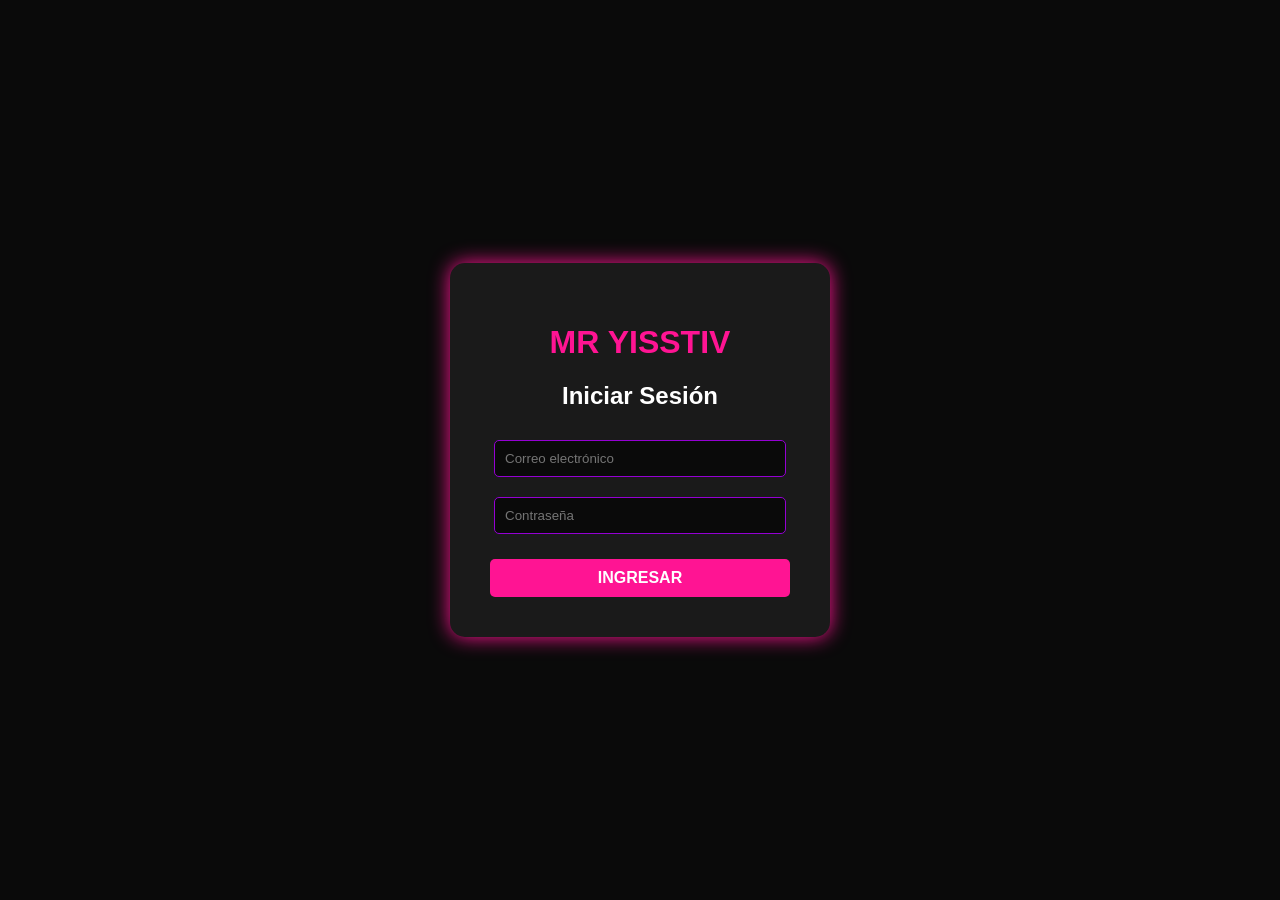
<file: WebContent/WEB-INF/lib/login.html>
<!DOCTYPE html>
<html lang="es">
<head>
    <meta charset="UTF-8">
    <title>Login - MR YISSTIV Cholados</title>
    <style>
        body {
            background-color: #0A0A0A;
            color: #FFFFFF;
            font-family: 'Poppins', sans-serif;
            display: flex;
            justify-content: center;
            align-items: center;
            height: 100vh;
            margin: 0;
        }
        .contenedor {
            background-color: #1A1A1A;
            padding: 40px;
            border-radius: 15px;
            box-shadow: 0 0 20px #FF1493;
            text-align: center;
            width: 300px;
        }
        h1 { color: #FF1493; font-family: 'Montserrat', sans-serif; }
        input {
            width: 90%; padding: 10px; margin: 10px 0;
            border-radius: 5px; border: 1px solid #9400D3;
            background: #0A0A0A; color: white;
        }
        button {
            width: 100%; padding: 10px; margin-top: 15px;
            background-color: #FF1493; color: white;
            border: none; border-radius: 5px; cursor: pointer;
            font-weight: bold; font-size: 16px;
        }
        button:hover { box-shadow: 0 0 15px #FF1493; }
        .error { color: red; font-size: 12px; }
    </style>
</head>
<body>
    <div class="contenedor">
        <h1>MR YISSTIV</h1>
        <h2>Iniciar Sesión</h2>
        
        <!-- FORMULARIO QUE USA MÉTODO POST -->
        <form action="LoginServlet" method="POST">
            <input type="email" name="correo" placeholder="Correo electrónico" required>
            <input type="password" name="contrasena" placeholder="Contraseña" required>
            <button type="submit">INGRESAR</button>
        </form>
        
        <!-- Mensaje de error si falla -->
        <script>
            if (window.location.search.includes("error=1")) {
                document.write('<p class="error">Correo o contraseña incorrectos</p>');
            }
        </script>
    </div>
</body>
</html>
</file>
<file: styles.css>
/* RESET Y VARIABLES */
* {
    margin: 0;
    padding: 0;
    box-sizing: border-box;
}

/* Escala general del sitio: como casi todo el CSS usa "rem", bajar el tamaño
   base de fuente aquí encoge PROPORCIONALMENTE todo el contenido (textos,
   paddings, márgenes, gaps) en pantallas de escritorio/laptop, para que
   entre más contenido en la pantalla sin necesidad de hacer zoom manual.
   Los tamaños en píxeles (como las fotos) no se ven afectados. */
html {
    font-size: 16px;
}

@media (min-width: 993px) {
    html {
        font-size: 15px;
    }
}

@media (min-width: 1300px) {
    html {
        font-size: 14px;
    }
}


:root {
    /* Paleta oficial del taller (Evidencia GA5-220501095-AA1-EV01) */
    --color-primario: #ff00ff;      /* Magenta Neón */
    --color-secundario: #00ffff;    /* Cyan Neón */
    --color-terciario: #ffd700;     /* Dorado */
    --color-cuaternario: #bf00ff;   /* Morado Neón */
    --color-fondo: #fff5f8;
    --color-texto: #333;
    --color-blanco: #ffffff;
    --color-bronce: #cd7f32;
    --color-plata: #c0c0c0;
    --color-oro: #ffd700;
    --sombra: 0 4px 16px rgba(20, 0, 20, 0.09);
    --sombra-hover: 0 10px 28px rgba(20, 0, 20, 0.14);
    --sombra-neon: 0 0 16px rgba(191, 0, 255, 0.18);
    --transicion: all 0.3s ease;
}

body {
    font-family: 'Poppins', sans-serif;
    background: linear-gradient(135deg, #fff5f8 0%, #f0e6ff 100%);
    color: var(--color-texto);
    line-height: 1.6;
    overflow-x: hidden;
}

/* HEADER */
.header-principal {
    background: linear-gradient(135deg, var(--color-primario) 0%, var(--color-secundario) 100%);
    padding: 0.6rem 2rem;
    position: sticky;
    top: 0;
    z-index: 1000;
    box-shadow: var(--sombra);
    display: flex;
    justify-content: space-between;
    align-items: center;
    flex-wrap: wrap;
    transition: transform 0.35s ease;
}

.header-oculto {
    transform: translateY(-100%);
}

.logo-container {
    text-align: center;
    display: flex;
    align-items: center;
}

.logo-imagen {
    height: 48px;
    width: auto;
    display: block;
    filter: drop-shadow(0 2px 6px rgba(0, 0, 0, 0.25));
}

.logo-titulo {
    font-family: 'Pacifico', cursive;
    font-size: 2.5rem;
    color: var(--color-blanco);
    text-shadow: 1px 1px 3px rgba(0, 0, 0, 0.25);
    margin: 0;
}

.logo-subtitulo {
    font-family: 'Pacifico', cursive;
    font-size: 1.2rem;
    color: var(--color-terciario);
    margin: 0;
}

.navegacion {
    display: flex;
    gap: 1.5rem;
    align-items: center;
}

.nav-link {
    color: var(--color-blanco);
    text-decoration: none;
    font-weight: 600;
    padding: 0.5rem 1rem;
    border-radius: 25px;
    transition: var(--transicion);
    position: relative;
}

.nav-link:hover {
    background: rgba(255, 255, 255, 0.2);
    transform: translateY(-2px);
}

.badge-carrito {
    background: var(--color-terciario);
    color: var(--color-texto);
    padding: 0.2rem 0.6rem;
    border-radius: 50%;
    font-size: 0.8rem;
    margin-left: 0.3rem;
    font-weight: 700;
}

.btn-menu-movil {
    display: none;
    background: none;
    border: none;
    color: var(--color-blanco);
    font-size: 1.8rem;
    cursor: pointer;
}

/* HERO SECTION */
.hero {
    background:
        linear-gradient(to bottom, rgba(20, 0, 26, 0.78) 0%, rgba(20, 0, 26, 0.42) 28%, rgba(20, 0, 26, 0.4) 65%, rgba(20, 0, 26, 0.62) 100%),
        radial-gradient(circle at 50% 15%, rgba(191, 0, 255, 0.3), transparent 55%),
        url('imagenes/3cholao.jpg') center 22% / cover no-repeat;
    background-color: #1a0022;
    min-height: clamp(360px, 62vh, 520px);
    display: flex;
    align-items: center;
    padding: 3rem 2rem;
    text-align: center;
    color: var(--color-blanco);
    position: relative;
    overflow: hidden;
}

.hero::before {
    content: '';
    position: absolute;
    top: 0;
    left: 0;
    right: 0;
    bottom: 0;
    background: url('data:image/svg+xml,<svg xmlns="http://www.w3.org/2000/svg" viewBox="0 0 100 100"><circle cx="20" cy="20" r="2" fill="white" opacity="0.3"/><circle cx="80" cy="40" r="3" fill="white" opacity="0.2"/><circle cx="40" cy="70" r="2" fill="white" opacity="0.3"/></svg>');
    animation: flotar 20s infinite linear;
    pointer-events: none;
}

@keyframes flotar {
    0% { transform: translateY(0); }
    100% { transform: translateY(-100px); }
}

/* Pantallas de laptop con poca altura (13"-14", 768-800px de alto):
   comprimimos el hero para que se alcance a ver más contenido sin scroll */
@media (max-height: 800px) {
    .hero {
        min-height: clamp(320px, 55vh, 420px);
        padding: 2rem 2rem;
    }
    .hero-titulo {
        font-size: 2.1rem;
    }
    .hero-descripcion {
        margin-bottom: 1.2rem;
    }
}

.hero-contenido {
    position: relative;
    z-index: 1;
    max-width: 640px;
    margin: 0 auto;
}

.hero-etiqueta {
    display: inline-flex;
    align-items: center;
    justify-content: center;
    background: #fdf6ec;
    padding: 0.4rem;
    border-radius: 50%;
    margin-bottom: 1.3rem;
    box-shadow: 0 6px 18px rgba(0, 0, 0, 0.25);
    animation: aparecer 1s ease-out;
}

.hero-etiqueta-logo {
    width: 56px;
    height: 56px;
    border-radius: 50%;
    object-fit: cover;
    background: var(--color-blanco);
    flex-shrink: 0;
}

.hero-titulo {
    font-family: 'Playfair Display', serif;
    font-size: 2.7rem;
    font-weight: 700;
    font-style: italic;
    line-height: 1.25;
    margin-bottom: 1rem;
    text-shadow: 1px 1px 4px rgba(0, 0, 0, 0.25);
    animation: aparecer 1s ease-out 0.15s both;
}

.hero-titulo-marca {
    font-family: 'Pacifico', cursive;
    font-style: normal;
    font-weight: 400;
    color: var(--color-terciario);
}

.hero-descripcion {
    font-size: 1.2rem;
    margin-bottom: 1.8rem;
    color: #f1e4f5;
    animation: aparecer 1s ease-out 0.3s both;
}

.hero-botones {
    display: flex;
    flex-wrap: wrap;
    gap: 1rem;
    justify-content: center;
    animation: aparecer 1s ease-out 0.45s both;
}

.btn-hero {
    display: inline-flex;
    align-items: center;
    gap: 0.6rem;
    background: linear-gradient(135deg, #ffe28a, var(--color-terciario));
    color: #3a1d00;
    border: none;
    padding: 1rem 2.2rem;
    border-radius: 999px;
    text-decoration: none;
    font-weight: 700;
    font-size: 1.05rem;
    letter-spacing: 0.02em;
    transition: var(--transicion);
    box-shadow: 0 6px 16px rgba(255, 215, 0, 0.3);
}

.btn-hero-secundario {
    background: rgba(255, 255, 255, 0.08);
    color: var(--color-blanco);
    border: 1.5px solid rgba(255, 255, 255, 0.55);
    backdrop-filter: blur(2px);
    box-shadow: none;
    padding-right: 0.6rem;
}

.hero-whatsapp-icono {
    display: flex;
    align-items: center;
    justify-content: center;
    width: 30px;
    height: 30px;
    border-radius: 50%;
    background: #25d366;
    color: var(--color-blanco);
    flex-shrink: 0;
}

.hero-whatsapp-icono svg {
    width: 17px;
    height: 17px;
}

.btn-hero:hover {
    transform: translateY(-2px);
    box-shadow: 0 10px 22px rgba(255, 215, 0, 0.4);
}

.btn-hero-secundario:hover {
    background: rgba(255, 255, 255, 0.16);
    border-color: var(--color-blanco);
}

.hero-insignias {
    display: flex;
    flex-wrap: wrap;
    gap: 0.5rem 0.5rem;
    justify-content: center;
    margin-top: 2.2rem;
    padding-top: 1.4rem;
    border-top: 1px solid rgba(255, 255, 255, 0.2);
    font-size: 0.88rem;
    font-weight: 600;
    color: #f1e4f5;
    animation: aparecer 1s ease-out 0.6s both;
}

.hero-insignias span {
    display: inline-flex;
    align-items: center;
    gap: 0.4rem;
}

.hero-insignias span:not(:last-child)::after {
    content: '·';
    margin-left: 0.9rem;
    color: rgba(255, 255, 255, 0.4);
    font-weight: 400;
}

.hero-insignia-icono {
    width: 15px;
    height: 15px;
    color: var(--color-terciario);
    flex-shrink: 0;
}

@keyframes aparecer {
    from {
        opacity: 0;
        transform: translateY(30px);
    }
    to {
        opacity: 1;
        transform: translateY(0);
    }
}

/* SECCIONES GENERALES */
.seccion-catalogo,
.seccion-club-puntos {
    padding: 1.8rem 2rem;
    max-width: 1400px;
    margin: 0 auto;
}

.seccion-reservas {
    padding: 1.8rem 2rem;
    max-width: 1400px;
    margin: 0 auto;
}

.titulo-seccion {
    text-align: center;
    font-size: clamp(1.6rem, 2.8vw, 2.2rem);
    font-weight: 900;
    color: var(--color-primario);
    margin-bottom: 0.6rem;
}

.titulo-seccion::after {
    content: '';
    display: block;
    width: 56px;
    height: 3px;
    margin: 0.6rem auto 0;
    border-radius: 2px;
    background: linear-gradient(90deg, transparent, var(--color-terciario), transparent);
}

.descripcion-seccion {
    text-align: center;
    font-size: 0.95rem;
    color: #666;
    margin-bottom: 1.3rem;
    max-width: 700px;
    margin-left: auto;
    margin-right: auto;
}

/* CATEGORÍAS FILTRO */
.categorias-filtro {
    display: flex;
    justify-content: center;
    flex-wrap: wrap;
    gap: 0.6rem;
    margin-bottom: 1.3rem;
}

.btn-categoria {
    background: var(--color-blanco);
    border: 2px solid var(--color-primario);
    color: var(--color-primario);
    padding: 0.5rem 1.1rem;
    border-radius: 25px;
    font-weight: 600;
    font-size: 0.88rem;
    cursor: pointer;
    transition: var(--transicion);
    font-family: 'Poppins', sans-serif;
}

.btn-categoria:hover,
.btn-categoria.activa {
    background: var(--color-primario);
    color: var(--color-blanco);
    transform: translateY(-2px);
    box-shadow: var(--sombra);
}

/* CONTENEDOR PRODUCTOS */
.contenedor-productos {
    display: grid;
    grid-template-columns: repeat(auto-fill, minmax(220px, 1fr));
    gap: 1.4rem;
    padding: 0.5rem;
}

/* TARJETA DE PRODUCTO (estática, la foto siempre visible) */
.tarjeta-producto {
    background: var(--color-blanco);
    border-radius: 16px;
    overflow: hidden;
    box-shadow: var(--sombra);
    transition: var(--transicion);
    display: flex;
    flex-direction: column;
}

.tarjeta-producto:hover {
    transform: translateY(-4px);
    box-shadow: var(--sombra-hover);
}

.producto-imagen {
    position: relative;
    height: 200px;
    width: 100%;
    overflow: hidden;
    transition: transform 0.45s ease;
}

.tarjeta-producto:hover .producto-imagen {
    transform: scale(1.07);
}

.producto-imagen::after {
    /* silueta de helado (linea fina) para que el placeholder no se vea vacio */
    content: '';
    position: absolute;
    inset: 0;
    background-image: url("data:image/svg+xml,%3Csvg%20xmlns%3D%22http://www.w3.org/2000/svg%22%20viewBox%3D%220%200%2024%2024%22%20fill%3D%22none%22%20stroke%3D%22%23ffffff%22%20stroke-width%3D%221.4%22%20stroke-linecap%3D%22round%22%20stroke-linejoin%3D%22round%22%3E%3Ccircle%20cx%3D%2212%22%20cy%3D%228%22%20r%3D%225%22/%3E%3Cpath%20d%3D%22M8%2012%2012%2022%2016%2012z%22/%3E%3C/svg%3E");
    background-repeat: no-repeat;
    background-position: center;
    background-size: 44px;
    opacity: 0.4;
}

.producto-overlay {
    position: absolute;
    left: 0;
    right: 0;
    bottom: 0;
    background: linear-gradient(180deg, transparent 0%, rgba(0, 0, 0, 0.72) 100%);
    padding: 2rem 1rem 0.8rem;
    transform: translateY(100%);
    transition: transform 0.3s ease;
}

.tarjeta-producto:hover .producto-overlay {
    transform: translateY(0);
}

.producto-overlay p {
    color: var(--color-blanco);
    font-size: 0.85rem;
    line-height: 1.4;
    margin: 0;
}

/* Contenido de texto de cada tarjeta del catálogo general (antes sin estilo) */
.producto-info {
    padding: 0.85rem 1rem 1rem;
    display: flex;
    flex-direction: column;
    gap: 0.4rem;
    flex-grow: 1;
}

.producto-info h3 {
    font-size: 1rem;
    font-weight: 700;
    color: var(--color-texto);
    line-height: 1.25;
}

.precio {
    display: inline-block;
    align-self: flex-start;
    font-family: 'Playfair Display', serif;
    font-size: 1rem;
    font-weight: 700;
    color: var(--color-primario);
    background: rgba(255, 0, 255, 0.09);
    padding: 0.2rem 0.7rem;
    border-radius: 999px;
}

/* Colores específicos para cada categoría — TODAS con foto real (nombres tal cual los subes) */
/* CHOLADOS */
.cholado-1 { background-image: url('imagenes/3cholao.jpg'); background-size: cover; background-position: center; }
.cholado-2 { background-image: url('imagenes/1maracuyazo.jpg'); background-size: cover; background-position: center; }
.cholado-3 { background-image: url('imagenes/2guanabanazo.jpg'); background-size: cover; background-position: center; }
.cholado-4 { background-image: url('imagenes/4lulada.jpg'); background-size: cover; background-position: center; }
.cholado-5 { background-image: url('imagenes/5salpiqueso.jpg'); background-size: cover; background-position: center; }
.cholado-6 { background-image: url('imagenes/6maracumango.jpg'); background-size: cover; background-position: center; }
.cholado-7 { background-image: url('imagenes/7mangazo.jpg'); background-size: cover; background-position: center; }
.cholado-8 { background-image: url('imagenes/8malteadas.jpg'); background-size: cover; background-position: center; }
.cholado-9 { background-image: url('imagenes/9banana.jpg'); background-size: cover; background-position: center; }

/* CONOS */
.cono-1 { background-image: url('imagenes/10conovolteado.jpg'); background-size: cover; background-position: center; }
.cono-2 { background-image: url('imagenes/28conoSencillo.jpg'); background-size: cover; background-position: center; }
.cono-3 { background-image: url('imagenes/29conoDoble.jpg'); background-size: cover; background-position: center; }

/* LIMONADAS */
.limonada-1 { background-image: url('imagenes/12brasilena.jpg'); background-size: cover; background-position: center; }
.limonada-2 { background-image: url('imagenes/13mangobiche.jpg'); background-size: cover; background-position: center; }
.limonada-3 { background-image: url('imagenes/14cerezada.jpg'); background-size: cover; background-position: center; }

/* POSTRES */
.postre-1 { background-image: url('imagenes/16ensalada.jpg'); background-size: cover; background-position: center; }
.postre-2 { background-image: url('imagenes/17brownie.jpg'); background-size: cover; background-position: center; }
.postre-4 { background-image: url('imagenes/18fresas.jpg'); background-size: cover; background-position: center; }
.postre-5 { background-image: url('imagenes/19tentaciondeq.jpg'); background-size: cover; background-position: center; }

/* OBLEAS */
.oblea-1 { background-image: url('imagenes/30oblea.jpg'); background-size: cover; background-position: center; }
.oblea-2 { background-image: url('imagenes/15obleas.jpg'); background-size: cover; background-position: center; }

/* RASPADOS */
.raspado-1 { background-image: url('imagenes/20raspado.jpg'); background-size: cover; background-position: center; }
.raspado-2 { background-image: url('imagenes/21icekiss.jpg'); background-size: cover; background-position: center; }

/* COMIDAS */
.comida-1 { background-image: url('imagenes/22sandwiche.jpg'); background-size: cover; background-position: center; }
.comida-2 { background-image: url('imagenes/23quesoasado.jpg'); background-size: cover; background-position: center; }

/* BEBIDAS */
.bebida-1 { background-image: url('imagenes/26jugos.jpg'); background-size: cover; background-position: center; }
.bebida-2 { background-image: url('imagenes/24aguepanela.jpg'); background-size: cover; background-position: center; }
.bebida-3 { background-image: url('imagenes/27agua.jpg'); background-size: cover; background-position: center; }
.bebida-4 { background-image: url('imagenes/25migao.jpg'); background-size: cover; background-position: center; }

/* ============================================
   SELECTOR DE CATEGORÍAS (visual, tipo landing)
   ============================================ */
.selector-categorias {
    max-width: 1400px;
    margin: 1.5rem auto;
    padding: 0 2rem;
}

.selector-grid {
    display: grid;
    grid-template-columns: 0.85fr 1.15fr;
    gap: 2rem;
    align-items: start;
}

.selector-info,
.polaroid-marco {
    min-width: 0;
}

.selector-info h2 {
    font-size: 1.7rem;
    font-weight: 900;
    color: var(--color-texto);
    margin-bottom: 0.6rem;
}

.selector-info > p {
    color: #666;
    font-size: 0.92rem;
    margin-bottom: 1rem;
    line-height: 1.45;
}

.lista-categorias-visual {
    list-style: none;
    display: flex;
    flex-direction: column;
    gap: 0.5rem;
}

.cat-visual {
    display: flex;
    align-items: center;
    gap: 0.7rem;
    padding: 0.6rem 1.1rem;
    font-size: 0.95rem;
    font-weight: 700;
    color: var(--color-texto);
    background: var(--color-blanco);
    cursor: pointer;
    border-radius: 999px;
    box-shadow: var(--sombra);
    transition: var(--transicion);
}

.cat-visual-icono {
    display: flex;
    align-items: center;
    justify-content: center;
    width: 22px;
    height: 22px;
    flex-shrink: 0;
}

.cat-visual-icono svg {
    width: 100%;
    height: 100%;
}

.cat-visual:hover {
    transform: translateX(4px);
    box-shadow: var(--sombra-hover);
}

.cat-visual.activa {
    background: linear-gradient(135deg, var(--color-primario), var(--color-cuaternario));
    color: var(--color-blanco);
    box-shadow: 0 8px 20px rgba(255, 0, 255, 0.3);
}

.btn-ver-tienda {
    display: inline-block;
    margin-top: 1rem;
    background: var(--color-primario);
    color: var(--color-blanco);
    text-decoration: none;
    padding: 0.6rem 1.5rem;
    border-radius: 25px;
    font-weight: 700;
    font-size: 0.92rem;
    transition: var(--transicion);
}

.btn-ver-tienda:hover {
    background: #d400d4;
    transform: translateY(-2px);
}

.btn-ver-tienda-outline {
    background: transparent;
    color: var(--color-primario);
    border: 2px solid var(--color-primario);
}

.btn-ver-tienda-outline:hover {
    background: var(--color-primario);
    color: var(--color-blanco);
}

/* Tarjeta tipo "polaroid" para la foto del selector */
.polaroid-marco {
    position: relative;
    max-width: 100%;
    background: var(--color-blanco);
    padding: 10px 10px 14px;
    border-radius: 12px;
    box-shadow: var(--sombra-hover);
    transform: rotate(1.5deg);
    transition: transform 0.3s ease;
}

.polaroid-marco:hover {
    transform: rotate(0deg);
}

.polaroid-cinta {
    position: absolute;
    top: -14px;
    left: 50%;
    transform: translateX(-50%) rotate(-3deg);
    width: 90px;
    height: 32px;
    background: rgba(0, 255, 255, 0.55);
    border: 1px solid rgba(0, 200, 200, 0.4);
    box-shadow: 0 2px 6px rgba(0,0,0,0.12);
    z-index: 2;
}

.polaroid-foto-wrap {
    position: relative;
}

.polaroid-sticker {
    position: absolute;
    top: -10px;
    width: 58px;
    height: 58px;
    border-radius: 50%;
    display: flex;
    align-items: center;
    justify-content: center;
    text-align: center;
    font-size: 0.6rem;
    font-weight: 800;
    line-height: 1.1;
    padding: 0.3rem;
    box-shadow: 0 6px 14px rgba(0,0,0,0.18);
    border: 2px dashed rgba(255,255,255,0.7);
    z-index: 2;
}

.polaroid-sticker-izq {
    left: -12px;
    background: var(--color-terciario);
    color: #4a3b00;
    transform: rotate(-8deg);
}

.polaroid-sticker-der {
    right: -12px;
    background: var(--color-primario);
    color: var(--color-blanco);
    transform: rotate(7deg);
}

.btn-ver-productos-polaroid {
    display: block;
    width: fit-content;
    margin: 0.7rem auto 0.1rem;
    background: linear-gradient(135deg, var(--color-primario), var(--color-cuaternario));
    color: var(--color-blanco);
    text-decoration: none;
    padding: 0.55rem 1.5rem;
    border-radius: 999px;
    font-weight: 700;
    font-size: 0.92rem;
    box-shadow: 0 6px 16px rgba(255, 0, 255, 0.3);
    transition: var(--transicion);
}

.btn-ver-productos-polaroid:hover {
    transform: translateY(-2px);
    box-shadow: 0 10px 22px rgba(255, 0, 255, 0.4);
}

.selector-imagen {
    position: relative;
    height: 260px;
    border-radius: 8px;
    overflow: hidden;
}

.imagen-categoria {
    position: absolute;
    inset: 0;
    opacity: 0;
    transition: opacity 0.4s ease;
}

.imagen-categoria::after {
    content: '';
    position: absolute;
    inset: 0;
    background-image: url("data:image/svg+xml,%3Csvg%20xmlns%3D%22http://www.w3.org/2000/svg%22%20viewBox%3D%220%200%2024%2024%22%20fill%3D%22none%22%20stroke%3D%22%23ffffff%22%20stroke-width%3D%221.4%22%20stroke-linecap%3D%22round%22%20stroke-linejoin%3D%22round%22%3E%3Ccircle%20cx%3D%2212%22%20cy%3D%228%22%20r%3D%225%22/%3E%3Cpath%20d%3D%22M8%2012%2012%2022%2016%2012z%22/%3E%3C/svg%3E");
    background-repeat: no-repeat;
    background-position: center;
    background-size: 90px;
    opacity: 0.4;
}

.imagen-categoria.activa::after {
    display: none;
}

.imagen-categoria.activa {
    opacity: 1;
}


/* ============================================
   SECCIÓN DESTACADOS
   ============================================ */
.seccion-destacados {
    max-width: 1400px;
    margin: 1.5rem auto;
    padding: 0 2rem;
}

.destacados-cabecera {
    text-align: center;
    margin-bottom: 1.3rem;
}

.estrella-destacados {
    display: inline-block;
    font-size: 1.1rem;
    transform: rotate(15deg);
    animation: aparecer 1s ease-out 0.3s both;
}

.destacados-cabecera .titulo-seccion::after {
    content: '';
    display: block;
    width: 180px;
    height: 16px;
    margin: 0.35rem auto 0;
    background: url("data:image/svg+xml,%3Csvg xmlns='http://www.w3.org/2000/svg' viewBox='0 0 220 20'%3E%3Cpath d='M2 10 Q 20 2, 38 10 T 74 10 T 110 10 T 146 10 T 182 10 T 218 10' stroke='%23ff00ff' stroke-width='3' fill='none' stroke-linecap='round'/%3E%3C/svg%3E") no-repeat center;
    background-size: contain;
}

.grid-destacados {
    display: grid;
    grid-template-columns: repeat(auto-fit, minmax(210px, 1fr));
    gap: 2rem 1.6rem;
    padding-top: 0.4rem;
}

.grid-destacados .tarjeta-producto {
    background: var(--color-blanco);
    padding: 10px 10px 16px;
    border-radius: 10px;
    box-shadow: var(--sombra-hover);
    position: relative;
    text-align: center;
    transform: rotate(-2deg);
    transition: transform 0.3s ease;
}

.grid-destacados .tarjeta-producto:nth-child(2) { transform: rotate(1.5deg); }
.grid-destacados .tarjeta-producto:nth-child(3) { transform: rotate(-1.5deg); }

.grid-destacados .tarjeta-producto:hover {
    transform: rotate(0deg) translateY(-6px);
}

.grid-destacados .tarjeta-producto::before {
    content: '';
    position: absolute;
    top: -14px;
    left: 24px;
    width: 72px;
    height: 28px;
    background: rgba(0, 255, 255, 0.55);
    border: 1px solid rgba(0, 200, 200, 0.4);
    box-shadow: 0 2px 6px rgba(0,0,0,0.12);
    transform: rotate(-8deg);
    z-index: 2;
}

.grid-destacados .tarjeta-producto:nth-child(2)::before {
    left: auto;
    right: 30px;
    background: rgba(255, 0, 255, 0.4);
    border-color: rgba(200, 0, 200, 0.4);
    transform: rotate(8deg);
}

.grid-destacados .tarjeta-producto:nth-child(3)::before {
    background: rgba(255, 215, 0, 0.55);
    border-color: rgba(200, 160, 0, 0.4);
    transform: rotate(-6deg);
}

.grid-destacados .producto-imagen {
    height: 190px;
    border-radius: 6px;
}

.grid-destacados .producto-overlay {
    display: none;
}

.grid-destacados .producto-info h3 {
    margin-top: 0.6rem;
    font-size: 0.98rem;
}

.grid-destacados .producto-info {
    padding: 0;
    gap: 0.15rem;
}

.grid-destacados .precio {
    position: absolute;
    top: 10px;
    right: 10px;
    width: 46px;
    height: 46px;
    border-radius: 50%;
    background: var(--color-terciario);
    color: #4a3b00;
    display: flex;
    align-items: center;
    justify-content: center;
    text-align: center;
    font-size: 0.62rem;
    font-weight: 800;
    box-shadow: 0 6px 14px rgba(0,0,0,0.2);
    z-index: 2;
}

.badge-mas-vendido {
    position: absolute;
    top: 10px;
    left: 10px;
    width: 50px;
    height: 50px;
    border-radius: 50%;
    background: var(--color-blanco);
    border: 2px dashed var(--color-primario);
    color: var(--color-primario);
    display: flex;
    align-items: center;
    justify-content: center;
    text-align: center;
    font-size: 0.54rem;
    font-weight: 800;
    line-height: 1.15;
    box-shadow: 0 4px 10px rgba(0,0,0,0.18);
    transform: rotate(-8deg);
    z-index: 2;
}

.grid-destacados .btn-pedido {
    margin-top: 0.7rem;
}

.ver-mas-contenedor {
    text-align: center;
    margin-top: 1.6rem;
    display: flex;
    flex-wrap: wrap;
    justify-content: center;
    gap: 1rem;
}

/* ============================================
   SECCIÓN RESERVAS Y UBICACIÓN
   ============================================ */
.reservas-contenedor {
    display: grid;
    grid-template-columns: 1fr 1fr;
    gap: 2rem;
    margin-top: 1.3rem;
    align-items: start;
}

.info-ubicacion,
.formulario-reserva-container {
    background: var(--color-blanco);
    border-radius: 20px;
    padding: 1.5rem;
    box-shadow: var(--sombra);
}

.info-ubicacion h3,
.formulario-reserva-container h3 {
    color: var(--color-primario);
    font-size: 1.25rem;
    margin-bottom: 1rem;
    text-align: center;
}

.datos-ubicacion {
    margin-bottom: 1rem;
}

.datos-ubicacion p {
    padding: 0.4rem 0;
    border-bottom: 1px dashed #eee;
    font-size: 0.9rem;
}

.datos-ubicacion strong {
    color: var(--color-primario);
}

.mapa-contenedor {
    margin-top: 1rem;
}

.nota-mapa {
    font-size: 0.8rem;
    color: #999;
    text-align: center;
    margin-top: 0.5rem;
    font-style: italic;
}

.formulario-reserva {
    max-width: 100%;
}

.grupo-campos {
    display: grid;
    grid-template-columns: repeat(auto-fit, minmax(220px, 1fr));
    gap: 0.9rem 1.1rem;
    margin-bottom: 1.1rem;
}

.campo {
    display: flex;
    flex-direction: column;
}

.campo-completo {
    grid-column: 1 / -1;
}

.campo label {
    font-weight: 600;
    font-size: 0.88rem;
    color: var(--color-primario);
    margin-bottom: 0.3rem;
}

.campo input,
.campo select {
    padding: 0.55rem 0.7rem;
    border: 2px solid #ddd;
    border-radius: 10px;
    font-family: 'Poppins', sans-serif;
    font-size: 0.92rem;
    transition: var(--transicion);
}

.campo input:focus,
.campo select:focus {
    outline: none;
    border-color: var(--color-primario);
    box-shadow: 0 0 10px rgba(255, 20, 147, 0.2);
}

.btn-reservar {
    width: 100%;
    background: linear-gradient(135deg, var(--color-primario) 0%, var(--color-secundario) 100%);
    color: var(--color-blanco);
    border: none;
    padding: 0.85rem;
    border-radius: 15px;
    font-size: 1.02rem;
    font-weight: 700;
    cursor: pointer;
    transition: var(--transicion);
    font-family: 'Poppins', sans-serif;
    box-shadow: 0 4px 15px rgba(0, 0, 0, 0.2);
}

.btn-reservar:hover {
    transform: translateY(-3px);
    box-shadow: 0 6px 20px rgba(0, 0, 0, 0.3);
}

.resultado-reserva {
    margin-top: 1.5rem;
    padding: 1rem;
    border-radius: 10px;
    text-align: center;
    font-weight: 600;
    white-space: pre-line;
}

.resultado-reserva.exito {
    background: #d4edda;
    color: #155724;
    border: 1px solid #c3e6cb;
}

.resultado-reserva.error {
    background: #f8d7da;
    color: #721c24;
    border: 1px solid #f5c6cb;
}

.panel-mis-reservas {
    margin-top: 1.8rem;
    padding-top: 1.5rem;
    border-top: 1px dashed #eee;
}

.panel-mis-reservas h4 {
    color: var(--color-primario);
    font-size: 1.15rem;
    margin-bottom: 1rem;
    text-align: center;
}

.reservas-vacio {
    text-align: center;
    color: #999;
    font-size: 0.9rem;
    padding: 1rem;
}

.item-reserva {
    display: flex;
    justify-content: space-between;
    align-items: center;
    gap: 1rem;
    background: var(--color-fondo);
    border-radius: 12px;
    padding: 0.9rem 1.1rem;
    margin-bottom: 0.7rem;
    font-size: 0.9rem;
}

.item-reserva-info {
    line-height: 1.5;
}

.item-reserva-codigo {
    font-weight: 700;
    color: var(--color-primario);
    font-family: 'Playfair Display', serif;
}

.item-reserva-tipo {
    color: #777;
    font-size: 0.82rem;
}

/* ============================================
   SECCIÓN DOMICILIOS (informativa)
   ============================================ */
.seccion-domicilios-info {
    max-width: 1400px;
    margin: 2rem auto;
    padding: 2rem;
    text-align: center;
}

.ventajas-domicilio-grid {
    display: grid;
    grid-template-columns: repeat(auto-fit, minmax(210px, 1fr));
    gap: 1.5rem;
    margin: 2rem 0;
}

.ventaja-domicilio {
    background: var(--color-blanco);
    border-radius: 16px;
    padding: 1.8rem 1.4rem;
    box-shadow: var(--sombra);
    transition: var(--transicion);
}

.ventaja-domicilio:hover {
    transform: translateY(-4px);
    box-shadow: var(--sombra-hover);
}

.ventaja-icono {
    margin-bottom: 0.8rem;
    color: var(--color-primario);
}

.ventaja-domicilio:nth-child(2) .ventaja-icono { color: var(--color-secundario); }
.ventaja-domicilio:nth-child(3) .ventaja-icono { color: var(--color-terciario); }
.ventaja-domicilio:nth-child(4) .ventaja-icono { color: var(--color-cuaternario); }

.ventaja-icono .icono-svg {
    width: 2.2rem;
    height: 2.2rem;
}

.icono-svg {
    display: inline-block;
    vertical-align: middle;
}

.ventaja-domicilio h3 {
    font-size: 1.1rem;
    color: var(--color-primario);
    margin-bottom: 0.5rem;
}

.ventaja-domicilio p {
    font-size: 0.9rem;
    color: #666;
    line-height: 1.5;
}

/* ============================================
   SECCIÓN CLUB DE PUNTOS
   ============================================ */
.seccion-club-puntos {
    background: linear-gradient(160deg, #14001a 0%, #1f0026 100%);
    border-radius: 20px;
    padding: 2.5rem 2rem;
    margin: 2rem auto;
    box-shadow: 0 20px 50px rgba(0, 0, 0, 0.35);
}

.seccion-club-puntos .titulo-seccion {
    color: var(--color-blanco);
    text-shadow: 0 0 16px rgba(255, 0, 255, 0.4);
}

.seccion-club-puntos .descripcion-seccion {
    color: #d9b8e3;
}

.club-puntos-contenedor {
    margin-top: 2rem;
}

.info-niveles {
    margin-bottom: 3rem;
}

.info-niveles h3 {
    text-align: center;
    color: var(--color-blanco);
    font-size: 1.8rem;
    margin-bottom: 2rem;
}

.niveles-grid {
    display: grid;
    grid-template-columns: repeat(auto-fit, minmax(200px, 1fr));
    gap: 1.5rem;
    margin-bottom: 2rem;
}

/* Tarjetas flip de niveles: aquí sí tiene sentido, no ocultan ninguna foto de producto */
.nivel-flip {
    perspective: 1200px;
    height: 210px;
}

.nivel-interior {
    position: relative;
    width: 100%;
    height: 100%;
    transition: transform 0.6s;
    transform-style: preserve-3d;
    cursor: pointer;
}

.nivel-flip:hover .nivel-interior,
.nivel-flip:focus-within .nivel-interior {
    transform: rotateY(180deg);
}

.nivel-cara-frente,
.nivel-cara-atras {
    position: absolute;
    inset: 0;
    backface-visibility: hidden;
    border-radius: 15px;
    padding: 1.6rem 1.2rem;
    display: flex;
    flex-direction: column;
    align-items: center;
    justify-content: center;
    text-align: center;
    border: 1.5px solid transparent;
}

.nivel-cara-frente {
    background: rgba(255, 255, 255, 0.04);
    backdrop-filter: blur(6px);
    border-color: rgba(255, 255, 255, 0.14);
}

.nivel-flip.bronce .nivel-cara-frente {
    border-color: var(--color-bronce);
    box-shadow: 0 0 22px rgba(205, 127, 50, 0.22);
}
.nivel-flip.plata .nivel-cara-frente {
    border-color: var(--color-plata);
    box-shadow: 0 0 22px rgba(192, 192, 192, 0.22);
}
.nivel-flip.oro .nivel-cara-frente {
    border-color: var(--color-oro);
    background: rgba(255, 215, 0, 0.07);
    box-shadow: 0 0 26px rgba(255, 215, 0, 0.35);
}

.nivel-cara-atras {
    background: linear-gradient(135deg, var(--color-primario) 0%, var(--color-cuaternario) 100%);
    color: var(--color-blanco);
    transform: rotateY(180deg);
    align-items: flex-start;
}

.nivel-icono {
    margin-bottom: 0.6rem;
}

.nivel-icono .icono-svg {
    width: 2.6rem;
    height: 2.6rem;
}

.nivel-flip.bronce .icono-svg { color: var(--color-bronce); }
.nivel-flip.plata .icono-svg { color: var(--color-plata); }
.nivel-flip.oro .icono-svg { color: var(--color-oro); }

.nivel-cara-frente h4 {
    font-family: 'Playfair Display', serif;
    font-style: italic;
    color: var(--color-blanco);
    font-size: 1.35rem;
    margin-bottom: 0.3rem;
}

.nivel-cara-frente p {
    font-size: 0.9rem;
    color: #c9b8d1;
    margin: 0.2rem 0;
}

.nivel-beneficio {
    font-weight: 700;
    color: var(--color-terciario) !important;
    font-size: 1rem !important;
    margin-top: 0.4rem !important;
}

.nivel-cara-atras h4 {
    font-family: 'Playfair Display', serif;
    font-style: italic;
    font-size: 1.15rem;
    margin-bottom: 0.6rem;
    text-align: left;
    color: var(--color-blanco);
}

.nivel-cara-atras ul {
    list-style: none;
    text-align: left;
    font-size: 0.85rem;
    line-height: 1.6;
}

.nivel-cara-atras li {
    padding-left: 1.1rem;
    position: relative;
    margin-bottom: 0.3rem;
}

.nivel-cara-atras li::before {
    content: '✓';
    position: absolute;
    left: 0;
    font-weight: 700;
}

.puntos-display {
    font-size: 3rem;
    font-weight: 900;
    color: var(--color-primario);
    margin: 1rem 0;
}

/* FOOTER */
.footer {
    background: linear-gradient(160deg, #14001a 0%, #1f0026 100%);
    color: var(--color-blanco);
    padding: 3rem 2rem 1rem;
    margin-top: 3rem;
}

.footer-contenido {
    max-width: 1200px;
    margin: 0 auto;
    display: grid;
    grid-template-columns: repeat(auto-fit, minmax(250px, 1fr));
    gap: 2rem;
    margin-bottom: 2rem;
}

.footer-info h3 {
    font-family: 'Pacifico', cursive;
    font-size: 2rem;
    margin-bottom: 1rem;
    color: var(--color-terciario);
}

.footer-info p {
    color: #d9b8e3;
}

.footer-contacto h4,
.footer-redes h4 {
    font-size: 1.3rem;
    margin-bottom: 1rem;
    color: var(--color-terciario);
}

.footer-contacto p {
    margin: 0.5rem 0;
    color: #d9b8e3;
}

.redes-sociales {
    display: flex;
    gap: 1rem;
    flex-wrap: wrap;
}

.red-social {
    color: var(--color-blanco);
    text-decoration: none;
    padding: 0.5rem 1rem;
    background: rgba(255, 255, 255, 0.06);
    border: 1px solid rgba(255, 215, 0, 0.35);
    border-radius: 8px;
    transition: var(--transicion);
}

.red-social:hover {
    background: var(--color-terciario);
    color: #1f0026;
    border-color: var(--color-terciario);
    transform: translateY(-2px);
}

.footer-bottom {
    text-align: center;
    padding-top: 2rem;
    border-top: 1px solid rgba(255, 215, 0, 0.18);
    color: #b899c2;
}

/* NOTIFICACIÓN */
.notificacion {
    position: fixed;
    top: 100px;
    right: 20px;
    background: var(--color-primario);
    color: var(--color-blanco);
    padding: 1rem 2rem;
    border-radius: 10px;
    box-shadow: var(--sombra);
    z-index: 2000;
    transform: translateX(400px);
    transition: transform 0.3s ease;
    font-weight: 600;
}

.notificacion.mostrar {
    transform: translateX(0);
}

.notificacion.exito {
    background: #2ed573;
}

.notificacion.error {
    background: #ff4757;
}

.notificacion.info {
    background: var(--color-secundario);
}

/* RESPONSIVE */
@media (max-width: 992px) {
    .reservas-contenedor {
        grid-template-columns: 1fr;
    }

    .selector-grid {
        grid-template-columns: 1fr;
    }

    .selector-imagen {
        height: 260px;
        order: -1;
    }
}

@media (max-width: 768px) {
    .header-principal {
        flex-direction: column;
        gap: 1rem;
    }

    .btn-menu-movil {
        display: block;
        position: absolute;
        top: 1rem;
        right: 1.5rem;
    }

    .navegacion {
        display: none;
        flex-wrap: wrap;
        justify-content: center;
        width: 100%;
    }

    .navegacion.movil-abierto {
        display: flex;
    }
    
    .hero-titulo {
        font-size: 2rem;
    }
    
    .hero-descripcion {
        font-size: 1rem;
    }
    
    .hero {
        min-height: 460px;
        padding: 2.5rem 1.2rem;
    }
    
    .titulo-seccion {
        font-size: 1.8rem;
    }
    
    .contenedor-productos {
        grid-template-columns: 1fr;
    }

    .grid-destacados {
        grid-template-columns: repeat(2, 1fr);
    }
    
    .grupo-campos {
        grid-template-columns: 1fr;
    }
    
    .consulta-input {
        flex-direction: column;
    }
}

@media (max-width: 480px) {
    .logo-titulo {
        font-size: 1.8rem;
    }
    
    .logo-subtitulo {
        font-size: 1rem;
    }

    .logo-imagen {
        height: 46px;
    }
    
    .nav-link {
        font-size: 0.9rem;
        padding: 0.4rem 0.8rem;
    }

    .grid-destacados {
        grid-template-columns: 1fr;
    }
}

/* ============================================
   PANTALLA 1, 2 y 3 DEL TALLER: SESIÓN, REGISTRO, ERROR
   ============================================ */

.nav-sesion {
    background: transparent;
    color: var(--color-blanco);
    border: 1.5px solid var(--color-terciario);
    padding: 0.5rem 1.2rem;
    border-radius: 8px;
    font-weight: 700;
    font-family: 'Poppins', sans-serif;
    cursor: pointer;
    transition: var(--transicion);
}

.nav-sesion:hover {
    background: rgba(255, 255, 255, 0.12);
    transform: translateY(-2px);
    box-shadow: var(--sombra-neon);
}

.nav-sesion.sesion-activa {
    background: var(--color-blanco);
    color: var(--color-primario);
    border-color: var(--color-terciario);
}

/* Fondo oscuro detrás del modal */
.modal-overlay {
    display: none;
    position: fixed;
    inset: 0;
    background: rgba(20, 0, 20, 0.7);
    backdrop-filter: blur(3px);
    z-index: 3000;
    align-items: center;
    justify-content: center;
    padding: 20px;
}

.modal-overlay.activo {
    display: flex;
}

.modal-caja {
    background: var(--color-blanco);
    border-radius: 22px;
    width: 100%;
    max-width: 400px;
    max-height: 90vh;
    overflow-y: auto;
    padding: 1.5rem 1.7rem;
    position: relative;
    border: 1px solid #eee;
    border-top: 3px solid var(--color-primario);
    box-shadow: 0 20px 50px rgba(20, 0, 20, 0.18);
    animation: modalAparecer 0.25s ease-out;
}

@keyframes modalAparecer {
    from { opacity: 0; transform: scale(0.92) translateY(10px); }
    to { opacity: 1; transform: scale(1) translateY(0); }
}

.modal-cerrar {
    position: absolute;
    top: 12px;
    right: 14px;
    background: none;
    border: none;
    font-size: 1.4rem;
    line-height: 1;
    color: #999;
    cursor: pointer;
    transition: var(--transicion);
}

.modal-cerrar:hover { color: var(--color-primario); }

.modal-logo {
    text-align: center;
    margin-bottom: 0.6rem;
}

.modal-logo .modal-logo-titulo {
    font-family: 'Pacifico', cursive;
    font-size: 1.5rem;
    color: var(--color-primario);
}

.modal-logo .modal-logo-subtitulo {
    font-family: 'Pacifico', cursive;
    font-size: 0.85rem;
    color: var(--color-terciario);
    -webkit-text-stroke: 0.4px var(--color-texto);
}

.modal-titulo {
    text-align: center;
    font-size: 1.2rem;
    font-weight: 700;
    color: var(--color-texto);
    margin-bottom: 0.9rem;
}

.modal-caja .campo {
    margin-bottom: 0.7rem;
}

.modal-caja .campo label {
    font-weight: 600;
    color: var(--color-primario);
    margin-bottom: 0.3rem;
    display: block;
    font-size: 0.85rem;
}

.modal-caja .campo input {
    width: 100%;
    padding: 0.55rem 0.8rem;
    border: 2px solid #eee;
    border-radius: 10px;
    font-family: 'Poppins', sans-serif;
    font-size: 0.9rem;
    transition: var(--transicion);
}

.modal-caja .campo input:focus {
    outline: none;
    border-color: var(--color-secundario);
    box-shadow: 0 0 10px rgba(0, 255, 255, 0.35);
}

.campo-password {
    position: relative;
}

.campo-password input {
    padding-right: 2.6rem;
}

.btn-ver-password {
    position: absolute;
    right: 10px;
    top: 29px;
    background: none;
    border: none;
    cursor: pointer;
    font-size: 1rem;
    color: var(--color-secundario);
    filter: drop-shadow(0 0 2px rgba(0,0,0,0.15));
}

.modal-btn-principal {
    width: 100%;
    background: var(--color-primario);
    color: var(--color-blanco);
    border: none;
    padding: 0.65rem;
    border-radius: 14px;
    font-size: 0.98rem;
    font-weight: 700;
    cursor: pointer;
    transition: var(--transicion);
    font-family: 'Poppins', sans-serif;
    margin-top: 0.3rem;
    box-shadow: 0 3px 10px rgba(20, 0, 20, 0.15);
}

.modal-btn-principal:hover {
    transform: translateY(-2px);
    box-shadow: 0 6px 16px rgba(20, 0, 20, 0.2);
}

.modal-btn-secundario {
    width: 100%;
    background: var(--color-blanco);
    color: var(--color-secundario);
    border: 2px solid var(--color-secundario);
    padding: 0.55rem;
    border-radius: 14px;
    font-size: 0.9rem;
    font-weight: 600;
    cursor: pointer;
    transition: var(--transicion);
    font-family: 'Poppins', sans-serif;
    margin-top: 0.5rem;
}

.modal-btn-secundario:hover {
    background: var(--color-secundario);
    color: var(--color-blanco);
}

.modal-enlace {
    background: none;
    border: none;
    color: var(--color-secundario);
    font-size: 0.8rem;
    text-align: center;
    display: block;
    width: 100%;
    margin-top: 0.6rem;
    cursor: pointer;
    text-decoration: underline;
    font-family: 'Poppins', sans-serif;
}

.modal-enlace:hover { color: var(--color-primario); }

.modal-pie {
    text-align: center;
    font-size: 0.84rem;
    color: #666;
    margin-top: 0.8rem;
}

.modal-pie button {
    background: none;
    border: none;
    color: var(--color-primario);
    font-weight: 700;
    cursor: pointer;
    text-decoration: underline;
    font-family: 'Poppins', sans-serif;
    font-size: 0.84rem;
}

/* Pantalla 3: mensajes de error */
.modal-error-icono {
    font-size: 3.2rem;
    text-align: center;
    margin-bottom: 0.8rem;
    filter: drop-shadow(0 0 8px rgba(255, 0, 255, 0.4));
}

.modal-error-titulo {
    text-align: center;
    font-size: 1.3rem;
    font-weight: 700;
    color: var(--color-primario);
    margin-bottom: 0.6rem;
}

.modal-error-mensaje {
    text-align: center;
    color: var(--color-texto);
    margin-bottom: 1.4rem;
    font-size: 0.95rem;
}

.modal-error-acciones {
    display: flex;
    flex-direction: column;
    gap: 0.7rem;
}

/* Sesión iniciada: bienvenida en el nav */
.nav-usuario {
    display: flex;
    align-items: center;
    gap: 0.6rem;
    color: var(--color-blanco);
    font-weight: 600;
    font-size: 0.9rem;
}

@media (max-width: 480px) {
    .modal-caja { padding: 1.6rem; }
}

/* ============================================
   PÁGINA TIENDA (checkout completo — tienda.html)
   ============================================ */
.pagina-encabezado {
    max-width: 1400px;
    margin: 2.5rem auto 0;
    padding: 0 2rem;
    text-align: center;
}

.volver-enlace {
    display: inline-block;
    margin-bottom: 1rem;
    color: var(--color-primario);
    text-decoration: none;
    font-weight: 600;
    font-size: 0.92rem;
}

.volver-enlace:hover {
    text-decoration: underline;
}

.pagina-tienda {
    max-width: 1400px;
    margin: 0 auto 3rem;
    padding: 2rem;
}

.tienda-grid {
    display: grid;
    grid-template-columns: 1fr 1fr;
    gap: 2rem;
    margin-top: 1rem;
    align-items: stretch;
}

.resumen-pedido,
.datos-entrega {
    background: var(--color-blanco);
    border-radius: 18px;
    padding: 1.8rem;
    box-shadow: var(--sombra);
    display: flex;
    flex-direction: column;
}

.resumen-pedido .contenedor-carrito {
    flex-grow: 1;
}

.datos-entrega form {
    display: flex;
    flex-direction: column;
    flex-grow: 1;
}

.datos-entrega form .modal-btn-principal,
.datos-entrega form button[type="submit"] {
    margin-top: auto;
}

.resumen-pedido h3,
.datos-entrega h3 {
    color: var(--color-primario);
    font-size: 1.35rem;
    margin-bottom: 1.3rem;
    text-align: center;
}

.contenedor-carrito {
    min-height: 160px;
    margin-bottom: 1.2rem;
}

.carrito-vacio {
    text-align: center;
    color: #999;
    font-size: 0.95rem;
    padding: 2rem 1rem;
}

.item-carrito {
    display: flex;
    align-items: center;
    gap: 0.9rem;
    padding: 0.9rem 0;
    border-bottom: 1px dashed #eee;
}

.item-avatar {
    width: 48px;
    height: 48px;
    border-radius: 14px;
    flex-shrink: 0;
    display: flex;
    align-items: center;
    justify-content: center;
    font-size: 1.4rem;
    box-shadow: 0 3px 8px rgba(0,0,0,0.08);
}

.item-info {
    flex-grow: 1;
    min-width: 0;
}

.item-nombre {
    font-weight: 600;
    color: var(--color-texto);
}

.item-precio {
    color: var(--color-primario);
    font-weight: 700;
    font-family: 'Playfair Display', serif;
}

.item-controles {
    display: flex;
    align-items: center;
    gap: 0.5rem;
    flex-shrink: 0;
}

.stepper-cantidad {
    display: flex;
    align-items: center;
    gap: 0.5rem;
    background: #fbeef7;
    border-radius: 999px;
    padding: 0.25rem 0.5rem;
}

.stepper-cantidad span {
    min-width: 1.1rem;
    text-align: center;
    font-weight: 700;
    color: var(--color-texto);
    font-size: 0.9rem;
}

.btn-cantidad {
    background: var(--color-blanco);
    color: var(--color-primario);
    border: 1.5px solid var(--color-primario);
    width: 24px;
    height: 24px;
    border-radius: 50%;
    cursor: pointer;
    font-weight: 700;
    line-height: 1;
    transition: var(--transicion);
}

.btn-cantidad:hover {
    background: var(--color-primario);
    color: var(--color-blanco);
}

.btn-eliminar-item {
    background: none;
    border: none;
    cursor: pointer;
    font-size: 0.95rem;
    opacity: 0.55;
    transition: var(--transicion);
}

.btn-eliminar-item:hover {
    opacity: 1;
}

.btn-eliminar {
    background: var(--color-blanco);
    color: #e74c3c;
    border: 1.5px solid #e74c3c;
    padding: 0.4rem 0.9rem;
    border-radius: 8px;
    cursor: pointer;
    font-weight: 600;
    font-size: 0.82rem;
    transition: var(--transicion);
}

.btn-eliminar:hover {
    background: #e74c3c;
    color: var(--color-blanco);
}

.total-pedido {
    display: flex;
    justify-content: space-between;
    align-items: center;
    padding: 1.1rem 1.4rem;
    background: linear-gradient(135deg, var(--color-primario) 0%, var(--color-cuaternario) 100%);
    color: var(--color-blanco);
    border-radius: 14px;
    font-size: 1.1rem;
    font-weight: 700;
}

.total-valor {
    font-size: 1.6rem;
    font-family: 'Playfair Display', serif;
}

.formulario-domicilio .grupo-campos {
    margin-bottom: 1.2rem;
}

.metodo-pago {
    margin: 1.2rem 0;
}

.metodo-pago label {
    display: block;
    margin-bottom: 0.5rem;
    font-weight: 600;
    color: var(--color-primario);
    font-size: 0.9rem;
}

.metodo-pago select {
    width: 100%;
    padding: 0.75rem;
    border: 2px solid #eee;
    border-radius: 10px;
    font-family: 'Poppins', sans-serif;
    font-size: 0.95rem;
    transition: var(--transicion);
}

.metodo-pago select:focus {
    outline: none;
    border-color: var(--color-secundario);
}

.btn-pagar {
    width: 100%;
    background: var(--color-primario);
    color: var(--color-blanco);
    border: 1.5px solid var(--color-terciario);
    padding: 1rem;
    border-radius: 12px;
    font-size: 1.05rem;
    font-weight: 700;
    cursor: pointer;
    transition: var(--transicion);
    font-family: 'Poppins', sans-serif;
    box-shadow: 0 3px 10px rgba(20, 0, 20, 0.15);
}

.btn-pagar:hover {
    transform: translateY(-2px);
    box-shadow: 0 8px 18px rgba(20, 0, 20, 0.2);
}

@media (max-width: 900px) {
    .tienda-grid {
        grid-template-columns: 1fr;
    }
}

/* ============================================
   PÁGINA MIS PUNTOS (consulta — puntos.html)
   ============================================ */
.pagina-puntos {
    max-width: 700px;
    margin: 0 auto 3rem;
    padding: 2rem;
}

.consulta-puntos {
    text-align: center;
    padding: 2.2rem;
    background: var(--color-blanco);
    border-radius: 18px;
    box-shadow: var(--sombra);
}

.consulta-puntos h3 {
    color: var(--color-primario);
    font-size: 1.4rem;
    margin-bottom: 0.6rem;
}

.consulta-puntos > p {
    color: #666;
    margin-bottom: 1.5rem;
    font-size: 0.95rem;
}

.consulta-input {
    display: flex;
    gap: 0.8rem;
    flex-wrap: wrap;
    justify-content: center;
}

.consulta-input input {
    flex: 1;
    min-width: 200px;
    padding: 0.8rem 1rem;
    border: 2px solid #eee;
    border-radius: 10px;
    font-family: 'Poppins', sans-serif;
    font-size: 0.95rem;
}

.consulta-input input:focus {
    outline: none;
    border-color: var(--color-secundario);
}

.btn-consultar {
    background: var(--color-primario);
    color: var(--color-blanco);
    border: 1.5px solid var(--color-terciario);
    padding: 0.8rem 1.8rem;
    border-radius: 10px;
    font-weight: 700;
    cursor: pointer;
    transition: var(--transicion);
    font-family: 'Poppins', sans-serif;
}

.btn-consultar:hover {
    transform: translateY(-2px);
}

.resultado-fidelizacion {
    margin-top: 1.8rem;
    padding: 1.6rem;
    border-radius: 15px;
    background: var(--color-fondo);
    text-align: center;
}

.resultado-fidelizacion:empty {
    display: none;
}

.resultado-fidelizacion h3 {
    color: var(--color-texto);
    font-size: 1.2rem;
}

/* ============================================ */
/* PANTALLA: PEDIDO LISTO */
/* ============================================ */
.pedido-listo-caja {
    max-width: 420px;
    margin: 0 auto;
    background: var(--color-fondo);
    border-radius: 20px;
    overflow: hidden;
    border: 1px solid #f0d9ea;
}

.modal-caja.pedido-listo-caja {
    padding: 0;
}

.modal-caja.pedido-listo-caja .modal-cerrar {
    color: rgba(255,255,255,0.85);
    z-index: 2;
}

.modal-caja.pedido-listo-caja .modal-cerrar:hover {
    color: #fff;
}

.pedido-listo-cabecera {
    background: linear-gradient(135deg, var(--color-primario) 0%, var(--color-cuaternario) 100%);
    padding: 18px 20px;
    display: flex;
    align-items: center;
    justify-content: space-between;
}

.pedido-listo-cabecera span:first-child {
    color: var(--color-blanco);
    font-weight: 600;
    font-size: 15px;
}

.pedido-listo-badge {
    background: rgba(255,255,255,0.22);
    color: var(--color-blanco);
    font-size: 12px;
    padding: 4px 10px;
    border-radius: 999px;
}

.pedido-listo-cuerpo {
    padding: 20px;
}

.pedido-listo-estado {
    display: flex;
    align-items: center;
    gap: 10px;
    margin-bottom: 18px;
}

.pedido-listo-estado-icono {
    width: 34px;
    height: 34px;
    border-radius: 50%;
    background: #e9ffea;
    display: flex;
    align-items: center;
    justify-content: center;
    color: #1f9d55;
    font-size: 18px;
    flex-shrink: 0;
}

.pedido-listo-estado h4 {
    margin: 0;
    font-weight: 600;
    font-size: 14px;
    color: var(--color-texto);
}

.pedido-listo-estado p {
    margin: 0;
    font-size: 12px;
    color: #888;
}

.pedido-timeline {
    display: flex;
    align-items: center;
    margin-bottom: 20px;
}

.paso-timeline {
    flex: 1;
    text-align: center;
}

.paso-circulo {
    width: 22px;
    height: 22px;
    border-radius: 50%;
    background: var(--color-primario);
    margin: 0 auto 6px;
    display: flex;
    align-items: center;
    justify-content: center;
    color: var(--color-blanco);
    font-size: 12px;
}

.paso-circulo.actual {
    background: var(--color-terciario);
}

.paso-texto {
    font-size: 10px;
    color: var(--color-texto);
}

.paso-linea {
    flex: 1;
    height: 3px;
    background: var(--color-primario);
}

.pedido-listo-lista {
    border-top: 1px dashed #f0c6e6;
    padding-top: 14px;
}

.pedido-listo-item {
    display: flex;
    align-items: center;
    gap: 12px;
    padding: 8px 0;
}

.pedido-listo-item-swatch {
    width: 30px;
    height: 30px;
    border-radius: 9px;
    flex-shrink: 0;
}

.pedido-listo-item-nombre {
    flex: 1;
}

.pedido-listo-item-nombre p:first-child {
    margin: 0;
    font-size: 13px;
    font-weight: 600;
    color: var(--color-texto);
}

.pedido-listo-item-nombre p:last-child {
    margin: 0;
    font-size: 11px;
    color: #999;
}

.pedido-listo-item-precio {
    font-size: 13px;
    font-weight: 600;
    color: var(--color-texto);
}

.pedido-listo-total {
    display: flex;
    justify-content: space-between;
    align-items: center;
    border-top: 1px solid #f0d9ea;
    margin-top: 12px;
    padding-top: 14px;
    font-size: 14px;
    color: var(--color-texto);
    font-weight: 600;
}

.pedido-listo-total span:last-child {
    font-size: 20px;
    color: var(--color-cuaternario);
    font-weight: 700;
}

.btn-ver-seguimiento {
    width: 100%;
    margin-top: 16px;
    padding: 13px;
    border: none;
    border-radius: 12px;
    background: linear-gradient(135deg, var(--color-primario) 0%, var(--color-secundario) 100%);
    color: var(--color-blanco);
    font-weight: 600;
    font-size: 14px;
    cursor: pointer;
}

/* ============================================ */
/* PERFILES POR ROL */
/* ============================================ */
.perfil-grid {
    display: grid;
    grid-template-columns: repeat(auto-fit, minmax(220px, 1fr));
    gap: 16px;
    margin-top: 20px;
}

.perfil-tarjeta {
    background: var(--color-fondo);
    border-radius: 18px;
    border: 1px solid #f0d9ea;
    overflow: hidden;
}

.perfil-tarjeta.rol-admin {
    border: 2px solid var(--color-terciario);
}

.perfil-cabecera {
    padding: 20px;
    text-align: center;
}

.rol-cliente .perfil-cabecera {
    background: linear-gradient(135deg, var(--color-primario) 0%, var(--color-cuaternario) 100%);
}

.rol-trabajador .perfil-cabecera {
    background: linear-gradient(135deg, #00c2c2 0%, var(--color-secundario) 100%);
}

.rol-admin .perfil-cabecera {
    background: linear-gradient(135deg, var(--color-cuaternario) 0%, var(--color-primario) 50%, var(--color-terciario) 100%);
}

.perfil-avatar {
    width: 56px;
    height: 56px;
    border-radius: 50%;
    background: rgba(255,255,255,0.25);
    margin: 0 auto 8px;
    display: flex;
    align-items: center;
    justify-content: center;
    color: var(--color-blanco);
    font-size: 20px;
    font-weight: 700;
}

.perfil-nombre {
    margin: 0;
    color: var(--color-blanco);
    font-weight: 600;
    font-size: 14px;
}

.perfil-badge-rol {
    display: inline-block;
    margin-top: 6px;
    background: rgba(255,255,255,0.22);
    color: var(--color-blanco);
    font-size: 10px;
    padding: 3px 10px;
    border-radius: 999px;
}

.perfil-menu {
    padding: 14px 16px;
}

.perfil-menu-item {
    display: flex;
    align-items: center;
    gap: 10px;
    padding: 9px 0;
    border-bottom: 1px solid #f5e5f0;
    font-size: 12.5px;
    color: var(--color-texto);
    cursor: pointer;
}

.perfil-menu-icono {
    width: 30px;
    height: 30px;
    border-radius: 9px;
    display: flex;
    align-items: center;
    justify-content: center;
    flex-shrink: 0;
}

.perfil-menu-icono svg {
    width: 16px;
    height: 16px;
}

.rol-cliente .perfil-menu-icono {
    background: #fbe6f7;
    color: var(--color-primario);
}

.rol-trabajador .perfil-menu-icono {
    background: #e0f7f7;
    color: #00a3a3;
}

.rol-admin .perfil-menu-icono {
    background: #fff3d6;
    color: #cc8a00;
}

.perfil-menu-item:last-child {
    border-bottom: none;
}

.perfil-menu-item .contador {
    background: var(--color-terciario);
    color: #5c4200;
    border-radius: 999px;
    padding: 1px 7px;
    font-size: 10px;
    margin-left: 4px;
}

/* ============================================
   PERFIL DINÁMICO — detalle expandible
   ============================================ */
.perfil-tarjeta-real {
    grid-column: 1 / -1;
    max-width: 420px;
}

.perfil-detalle {
    grid-column: 1 / -1;
    max-width: 420px;
    margin-top: -0.5rem;
}

.perfil-detalle:empty {
    margin: 0;
}

.perfil-detalle-vacio {
    background: #fff;
    border-radius: 14px;
    padding: 1rem 1.2rem;
    box-shadow: 0 4px 14px rgba(0,0,0,0.06);
    color: #555;
}

.perfil-detalle-fila {
    display: flex;
    justify-content: space-between;
    align-items: center;
    gap: 1rem;
    background: #fff;
    border-radius: 14px;
    padding: 0.9rem 1.2rem;
    box-shadow: 0 4px 14px rgba(0,0,0,0.06);
    margin-bottom: 0.6rem;
}

.perfil-detalle-sub {
    font-size: 0.85rem;
    color: #888;
    margin-top: 0.2rem;
}

.perfil-detalle-estado {
    font-weight: 600;
    white-space: nowrap;
    color: #d63384;
}

.perfil-detalle-form {
    display: flex;
    flex-wrap: wrap;
    gap: 0.6rem;
    background: #fff;
    border-radius: 14px;
    padding: 1rem 1.2rem;
    box-shadow: 0 4px 14px rgba(0,0,0,0.06);
}

.perfil-detalle-form input,
.perfil-detalle-form select {
    flex: 1 1 160px;
    padding: 0.6rem 0.8rem;
    border-radius: 10px;
    border: 1px solid #ddd;
    font-family: inherit;
}

.perfil-demo-nota {
    text-align: center;
    color: #777;
    margin-bottom: 1rem;
}

/* ============================================
   PÁGINA SABORES — catálogo circular + gestión
   ============================================ */
.pagina-sabores {
    max-width: 1100px;
    margin: 0 auto;
    padding: 0 1.5rem 3rem;
}

.sabores-toolbar {
    display: flex;
    flex-wrap: wrap;
    gap: 1rem;
    justify-content: space-between;
    align-items: center;
    margin-bottom: 1.2rem;
}

.sabores-buscador {
    flex: 1 1 260px;
    padding: 0.7rem 1rem;
    border-radius: 999px;
    border: 1px solid #ddd;
    font-family: inherit;
    font-size: 0.95rem;
}

.btn-agregar-sabor {
    background: linear-gradient(135deg, #ff6fa5, #ff9a76);
    color: #fff;
    border: none;
    padding: 0.7rem 1.4rem;
    border-radius: 999px;
    font-weight: 600;
    cursor: pointer;
    white-space: nowrap;
}

.btn-agregar-sabor:hover {
    filter: brightness(1.05);
}

.sabores-nota {
    color: #d63384;
    background: #fff0f6;
    border-radius: 10px;
    padding: 0.6rem 1rem;
    margin-bottom: 1rem;
    font-size: 0.9rem;
}

.sabores-grid {
    display: grid;
    grid-template-columns: repeat(auto-fill, minmax(140px, 1fr));
    gap: 1.5rem 1rem;
}

.sabor-card {
    display: flex;
    flex-direction: column;
    align-items: center;
    text-align: center;
    position: relative;
}

.sabor-avatar {
    width: 84px;
    height: 84px;
    border-radius: 50%;
    display: flex;
    align-items: center;
    justify-content: center;
    font-size: 2.1rem;
    box-shadow: 0 6px 16px rgba(0,0,0,0.12);
    margin-bottom: 0.6rem;
}

.sabor-nombre {
    font-weight: 600;
    font-size: 0.92rem;
    line-height: 1.2;
}

.sabor-precio {
    color: #d63384;
    font-weight: 700;
    font-size: 0.9rem;
}

.sabor-acciones {
    display: flex;
    gap: 0.4rem;
    margin-top: 0.4rem;
}

.sabor-acciones button {
    background: #fff;
    border: 1px solid #eee;
    border-radius: 50%;
    width: 30px;
    height: 30px;
    cursor: pointer;
    font-size: 0.9rem;
    box-shadow: 0 2px 6px rgba(0,0,0,0.08);
}

.sabor-acciones button:hover {
    background: #ffe9f2;
}

/* ============================================
   CARRITO — enviar pedido por WhatsApp
   ============================================ */
.btn-whatsapp-pedido {
    width: 100%;
    margin-top: 0.8rem;
    background: #25d366;
    color: #fff;
    border: none;
    padding: 0.9rem 1rem;
    border-radius: 12px;
    font-weight: 700;
    font-size: 1rem;
    cursor: pointer;
}

.btn-whatsapp-pedido:hover {
    filter: brightness(1.05);
}

.btn-outline-pequeno {
    background: transparent;
    color: #d63384;
    border: 1px solid #d63384;
    padding: 0.4rem 0.9rem;
    font-size: 0.85rem;
}

@media (max-width: 720px) {
    .sabores-grid {
        grid-template-columns: repeat(auto-fill, minmax(110px, 1fr));
    }
    .sabor-avatar {
        width: 68px;
        height: 68px;
        font-size: 1.7rem;
    }
}

/* ============================================
   PANEL AMPLIADO DE STAFF (trabajador/admin) dentro del perfil
   ============================================ */
.perfil-detalle-ancho {
    max-width: 700px;
}

.promo-banner {
    background: linear-gradient(135deg, #ff6fa5, #ffb366);
    color: #fff;
    font-weight: 700;
    text-align: center;
    padding: 0.8rem 1rem;
    border-radius: 12px;
    margin: 0.8rem 0 1.5rem;
}

.promo-form {
    flex-direction: row;
    flex-wrap: wrap;
    align-items: center;
}

.precio-editor {
    display: flex;
    align-items: center;
    gap: 0.4rem;
}

.precio-editor input {
    width: 90px;
    padding: 0.4rem 0.6rem;
    border-radius: 8px;
    border: 1px solid #ddd;
    font-family: inherit;
}

/* ============================================
   BOTÓN "AGREGAR AL PEDIDO" DEL CATÁLOGO
   ============================================ */
.btn-pedido {
    display: inline-flex;
    align-items: center;
    justify-content: center;
    gap: 0.45rem;
    width: 100%;
    margin-top: 0.7rem;
    padding: 0.75rem 1rem;
    border: none;
    border-radius: 999px;
    background: linear-gradient(135deg, #ff4f9a, #ff9a56);
    color: #fff;
    font-family: inherit;
    font-weight: 700;
    font-size: 0.92rem;
    letter-spacing: 0.02em;
    cursor: pointer;
    position: relative;
    overflow: hidden;
    box-shadow:
        0 6px 14px rgba(255, 79, 154, 0.4),
        0 2px 4px rgba(0, 0, 0, 0.08),
        inset 0 1px 0 rgba(255, 255, 255, 0.35);
    transition: transform 0.18s ease, box-shadow 0.18s ease, filter 0.18s ease;
}

.btn-pedido::before {
    content: '🛒';
    font-size: 1rem;
}

.btn-pedido::after {
    content: '';
    position: absolute;
    top: 0;
    left: -60%;
    width: 40%;
    height: 100%;
    background: linear-gradient(120deg, transparent, rgba(255,255,255,0.45), transparent);
    transform: skewX(-20deg);
    transition: left 0.5s ease;
}

.btn-pedido:hover {
    transform: translateY(-3px) scale(1.02);
    filter: brightness(1.05);
    box-shadow:
        0 10px 20px rgba(255, 79, 154, 0.5),
        0 3px 6px rgba(0, 0, 0, 0.1),
        inset 0 1px 0 rgba(255, 255, 255, 0.4);
}

.btn-pedido:hover::after {
    left: 120%;
}

.btn-pedido:active {
    transform: translateY(-1px) scale(0.99);
}

.btn-pedido.agregado {
    background: linear-gradient(135deg, #2ecc71, #25d366);
    box-shadow: 0 4px 12px rgba(37, 211, 102, 0.35);
    pointer-events: none;
}

.btn-pedido.agregado::before {
    content: '✓';
}

/* ============================================
   PANEL "DIRECCIÓN Y HORARIOS" (admin)
   ============================================ */
.info-negocio-form {
    flex-direction: column;
    align-items: stretch;
}

.campo-info-negocio {
    display: flex;
    flex-direction: column;
    gap: 0.3rem;
}

.campo-info-negocio label {
    font-size: 0.8rem;
    font-weight: 600;
    color: #888;
}

.campo-info-negocio input {
    width: 100%;
}

/* ============================================
   GESTIÓN DEL MENÚ PRINCIPAL (productos agregados por el equipo)
   ============================================ */
.menu-toolbar-gestor {
    display: flex;
    flex-wrap: wrap;
    align-items: center;
    gap: 1rem;
    margin-bottom: 1.2rem;
}

.menu-toolbar-gestor .sabores-nota {
    flex: 1 1 260px;
    margin: 0;
}

.producto-imagen-placeholder {
    display: flex;
    align-items: center;
    justify-content: center;
}

.producto-imagen-placeholder::after {
    display: none;
}

.producto-imagen-emoji {
    font-size: 3.2rem;
}

.producto-acciones-gestor {
    position: absolute;
    top: 10px;
    right: 10px;
    display: flex;
    gap: 0.4rem;
    z-index: 2;
}

.producto-acciones-gestor button {
    background: rgba(255, 255, 255, 0.92);
    border: none;
    border-radius: 50%;
    width: 32px;
    height: 32px;
    cursor: pointer;
    font-size: 0.95rem;
    box-shadow: 0 2px 6px rgba(0,0,0,0.2);
}

.producto-acciones-gestor button:hover {
    background: #fff;
    transform: scale(1.08);
}

.modal-nota-producto {
    font-size: 0.8rem;
    color: #888;
    margin: -0.6rem 0 1rem;
}
</file>
<file: WebContent/css/styles.css>
/* RESET Y VARIABLES */
* {
    margin: 0;
    padding: 0;
    box-sizing: border-box;
}

/* Escala general del sitio: como casi todo el CSS usa "rem", bajar el tamaño
   base de fuente aquí encoge PROPORCIONALMENTE todo el contenido (textos,
   paddings, márgenes, gaps) en pantallas de escritorio/laptop, para que
   entre más contenido en la pantalla sin necesidad de hacer zoom manual.
   Los tamaños en píxeles (como las fotos) no se ven afectados. */
html {
    font-size: 16px;
}

@media (min-width: 993px) {
    html {
        font-size: 15px;
    }
}

@media (min-width: 1300px) {
    html {
        font-size: 14px;
    }
}


:root {
    /* Paleta oficial del taller (Evidencia GA5-220501095-AA1-EV01) */
    --color-primario: #ff00ff;      /* Magenta Neón */
    --color-secundario: #00ffff;    /* Cyan Neón */
    --color-terciario: #ffd700;     /* Dorado */
    --color-cuaternario: #bf00ff;   /* Morado Neón */
    --color-fondo: #fff5f8;
    --color-texto: #333;
    --color-blanco: #ffffff;
    --color-bronce: #cd7f32;
    --color-plata: #c0c0c0;
    --color-oro: #ffd700;
    --sombra: 0 4px 16px rgba(20, 0, 20, 0.09);
    --sombra-hover: 0 10px 28px rgba(20, 0, 20, 0.14);
    --sombra-neon: 0 0 16px rgba(191, 0, 255, 0.18);
    --transicion: all 0.3s ease;
}

body {
    font-family: 'Poppins', sans-serif;
    background: linear-gradient(135deg, #fff5f8 0%, #f0e6ff 100%);
    color: var(--color-texto);
    line-height: 1.6;
    overflow-x: hidden;
}

/* HEADER */
.header-principal {
    background: linear-gradient(135deg, var(--color-primario) 0%, var(--color-secundario) 100%);
    padding: 0.6rem 2rem;
    position: sticky;
    top: 0;
    z-index: 1000;
    box-shadow: var(--sombra);
    display: flex;
    justify-content: space-between;
    align-items: center;
    flex-wrap: wrap;
    transition: transform 0.35s ease;
}

.header-oculto {
    transform: translateY(-100%);
}

.logo-container {
    text-align: center;
    display: flex;
    align-items: center;
}

.logo-imagen {
    height: 48px;
    width: auto;
    display: block;
    filter: drop-shadow(0 2px 6px rgba(0, 0, 0, 0.25));
}

.logo-titulo {
    font-family: 'Pacifico', cursive;
    font-size: 2.5rem;
    color: var(--color-blanco);
    text-shadow: 1px 1px 3px rgba(0, 0, 0, 0.25);
    margin: 0;
}

.logo-subtitulo {
    font-family: 'Pacifico', cursive;
    font-size: 1.2rem;
    color: var(--color-terciario);
    margin: 0;
}

.navegacion {
    display: flex;
    gap: 1.5rem;
    align-items: center;
}

.nav-link {
    color: var(--color-blanco);
    text-decoration: none;
    font-weight: 600;
    padding: 0.5rem 1rem;
    border-radius: 25px;
    transition: var(--transicion);
    position: relative;
}

.nav-link:hover {
    background: rgba(255, 255, 255, 0.2);
    transform: translateY(-2px);
}

.badge-carrito {
    background: var(--color-terciario);
    color: var(--color-texto);
    padding: 0.2rem 0.6rem;
    border-radius: 50%;
    font-size: 0.8rem;
    margin-left: 0.3rem;
    font-weight: 700;
}

.btn-menu-movil {
    display: none;
    background: none;
    border: none;
    color: var(--color-blanco);
    font-size: 1.8rem;
    cursor: pointer;
}

/* HERO SECTION */
.hero {
    background:
        linear-gradient(to bottom, rgba(20, 0, 26, 0.78) 0%, rgba(20, 0, 26, 0.42) 28%, rgba(20, 0, 26, 0.4) 65%, rgba(20, 0, 26, 0.62) 100%),
        radial-gradient(circle at 50% 15%, rgba(191, 0, 255, 0.3), transparent 55%),
        url('imagenes/3cholao.jpg') center 22% / cover no-repeat;
    background-color: #1a0022;
    min-height: clamp(360px, 62vh, 520px);
    display: flex;
    align-items: center;
    padding: 3rem 2rem;
    text-align: center;
    color: var(--color-blanco);
    position: relative;
    overflow: hidden;
}

.hero::before {
    content: '';
    position: absolute;
    top: 0;
    left: 0;
    right: 0;
    bottom: 0;
    background: url('data:image/svg+xml,<svg xmlns="http://www.w3.org/2000/svg" viewBox="0 0 100 100"><circle cx="20" cy="20" r="2" fill="white" opacity="0.3"/><circle cx="80" cy="40" r="3" fill="white" opacity="0.2"/><circle cx="40" cy="70" r="2" fill="white" opacity="0.3"/></svg>');
    animation: flotar 20s infinite linear;
    pointer-events: none;
}

@keyframes flotar {
    0% { transform: translateY(0); }
    100% { transform: translateY(-100px); }
}

/* Pantallas de laptop con poca altura (13"-14", 768-800px de alto):
   comprimimos el hero para que se alcance a ver más contenido sin scroll */
@media (max-height: 800px) {
    .hero {
        min-height: clamp(320px, 55vh, 420px);
        padding: 2rem 2rem;
    }
    .hero-titulo {
        font-size: 2.1rem;
    }
    .hero-descripcion {
        margin-bottom: 1.2rem;
    }
}

.hero-contenido {
    position: relative;
    z-index: 1;
    max-width: 640px;
    margin: 0 auto;
}

.hero-etiqueta {
    display: inline-flex;
    align-items: center;
    justify-content: center;
    background: #fdf6ec;
    padding: 0.4rem;
    border-radius: 50%;
    margin-bottom: 1.3rem;
    box-shadow: 0 6px 18px rgba(0, 0, 0, 0.25);
    animation: aparecer 1s ease-out;
}

.hero-etiqueta-logo {
    width: 56px;
    height: 56px;
    border-radius: 50%;
    object-fit: cover;
    background: var(--color-blanco);
    flex-shrink: 0;
}

.hero-titulo {
    font-family: 'Playfair Display', serif;
    font-size: 2.7rem;
    font-weight: 700;
    font-style: italic;
    line-height: 1.25;
    margin-bottom: 1rem;
    text-shadow: 1px 1px 4px rgba(0, 0, 0, 0.25);
    animation: aparecer 1s ease-out 0.15s both;
}

.hero-titulo-marca {
    font-family: 'Pacifico', cursive;
    font-style: normal;
    font-weight: 400;
    color: var(--color-terciario);
}

.hero-descripcion {
    font-size: 1.2rem;
    margin-bottom: 1.8rem;
    color: #f1e4f5;
    animation: aparecer 1s ease-out 0.3s both;
}

.hero-botones {
    display: flex;
    flex-wrap: wrap;
    gap: 1rem;
    justify-content: center;
    animation: aparecer 1s ease-out 0.45s both;
}

.btn-hero {
    display: inline-flex;
    align-items: center;
    gap: 0.6rem;
    background: linear-gradient(135deg, #ffe28a, var(--color-terciario));
    color: #3a1d00;
    border: none;
    padding: 1rem 2.2rem;
    border-radius: 999px;
    text-decoration: none;
    font-weight: 700;
    font-size: 1.05rem;
    letter-spacing: 0.02em;
    transition: var(--transicion);
    box-shadow: 0 6px 16px rgba(255, 215, 0, 0.3);
}

.btn-hero-secundario {
    background: rgba(255, 255, 255, 0.08);
    color: var(--color-blanco);
    border: 1.5px solid rgba(255, 255, 255, 0.55);
    backdrop-filter: blur(2px);
    box-shadow: none;
    padding-right: 0.6rem;
}

.hero-whatsapp-icono {
    display: flex;
    align-items: center;
    justify-content: center;
    width: 30px;
    height: 30px;
    border-radius: 50%;
    background: #25d366;
    color: var(--color-blanco);
    flex-shrink: 0;
}

.hero-whatsapp-icono svg {
    width: 17px;
    height: 17px;
}

.btn-hero:hover {
    transform: translateY(-2px);
    box-shadow: 0 10px 22px rgba(255, 215, 0, 0.4);
}

.btn-hero-secundario:hover {
    background: rgba(255, 255, 255, 0.16);
    border-color: var(--color-blanco);
}

.hero-insignias {
    display: flex;
    flex-wrap: wrap;
    gap: 0.5rem 0.5rem;
    justify-content: center;
    margin-top: 2.2rem;
    padding-top: 1.4rem;
    border-top: 1px solid rgba(255, 255, 255, 0.2);
    font-size: 0.88rem;
    font-weight: 600;
    color: #f1e4f5;
    animation: aparecer 1s ease-out 0.6s both;
}

.hero-insignias span {
    display: inline-flex;
    align-items: center;
    gap: 0.4rem;
}

.hero-insignias span:not(:last-child)::after {
    content: '·';
    margin-left: 0.9rem;
    color: rgba(255, 255, 255, 0.4);
    font-weight: 400;
}

.hero-insignia-icono {
    width: 15px;
    height: 15px;
    color: var(--color-terciario);
    flex-shrink: 0;
}

@keyframes aparecer {
    from {
        opacity: 0;
        transform: translateY(30px);
    }
    to {
        opacity: 1;
        transform: translateY(0);
    }
}

/* SECCIONES GENERALES */
.seccion-catalogo,
.seccion-club-puntos {
    padding: 1.8rem 2rem;
    max-width: 1400px;
    margin: 0 auto;
}

.seccion-reservas {
    padding: 1.8rem 2rem;
    max-width: 1400px;
    margin: 0 auto;
}

.titulo-seccion {
    text-align: center;
    font-size: clamp(1.6rem, 2.8vw, 2.2rem);
    font-weight: 900;
    color: var(--color-primario);
    margin-bottom: 0.6rem;
}

.titulo-seccion::after {
    content: '';
    display: block;
    width: 56px;
    height: 3px;
    margin: 0.6rem auto 0;
    border-radius: 2px;
    background: linear-gradient(90deg, transparent, var(--color-terciario), transparent);
}

.descripcion-seccion {
    text-align: center;
    font-size: 0.95rem;
    color: #666;
    margin-bottom: 1.3rem;
    max-width: 700px;
    margin-left: auto;
    margin-right: auto;
}

/* CATEGORÍAS FILTRO */
.categorias-filtro {
    display: flex;
    justify-content: center;
    flex-wrap: wrap;
    gap: 0.6rem;
    margin-bottom: 1.3rem;
}

.btn-categoria {
    background: var(--color-blanco);
    border: 2px solid var(--color-primario);
    color: var(--color-primario);
    padding: 0.5rem 1.1rem;
    border-radius: 25px;
    font-weight: 600;
    font-size: 0.88rem;
    cursor: pointer;
    transition: var(--transicion);
    font-family: 'Poppins', sans-serif;
}

.btn-categoria:hover,
.btn-categoria.activa {
    background: var(--color-primario);
    color: var(--color-blanco);
    transform: translateY(-2px);
    box-shadow: var(--sombra);
}

/* CONTENEDOR PRODUCTOS */
.contenedor-productos {
    display: grid;
    grid-template-columns: repeat(auto-fill, minmax(220px, 1fr));
    gap: 1.4rem;
    padding: 0.5rem;
}

/* TARJETA DE PRODUCTO (estática, la foto siempre visible) */
.tarjeta-producto {
    background: var(--color-blanco);
    border-radius: 16px;
    overflow: hidden;
    box-shadow: var(--sombra);
    transition: var(--transicion);
    display: flex;
    flex-direction: column;
}

.tarjeta-producto:hover {
    transform: translateY(-4px);
    box-shadow: var(--sombra-hover);
}

.producto-imagen {
    position: relative;
    height: 200px;
    width: 100%;
    overflow: hidden;
    transition: transform 0.45s ease;
}

.tarjeta-producto:hover .producto-imagen {
    transform: scale(1.07);
}

.producto-imagen::after {
    /* silueta de helado (linea fina) para que el placeholder no se vea vacio */
    content: '';
    position: absolute;
    inset: 0;
    background-image: url("data:image/svg+xml,%3Csvg%20xmlns%3D%22http://www.w3.org/2000/svg%22%20viewBox%3D%220%200%2024%2024%22%20fill%3D%22none%22%20stroke%3D%22%23ffffff%22%20stroke-width%3D%221.4%22%20stroke-linecap%3D%22round%22%20stroke-linejoin%3D%22round%22%3E%3Ccircle%20cx%3D%2212%22%20cy%3D%228%22%20r%3D%225%22/%3E%3Cpath%20d%3D%22M8%2012%2012%2022%2016%2012z%22/%3E%3C/svg%3E");
    background-repeat: no-repeat;
    background-position: center;
    background-size: 44px;
    opacity: 0.4;
}

.producto-overlay {
    position: absolute;
    left: 0;
    right: 0;
    bottom: 0;
    background: linear-gradient(180deg, transparent 0%, rgba(0, 0, 0, 0.72) 100%);
    padding: 2rem 1rem 0.8rem;
    transform: translateY(100%);
    transition: transform 0.3s ease;
}

.tarjeta-producto:hover .producto-overlay {
    transform: translateY(0);
}

.producto-overlay p {
    color: var(--color-blanco);
    font-size: 0.85rem;
    line-height: 1.4;
    margin: 0;
}

/* Contenido de texto de cada tarjeta del catálogo general (antes sin estilo) */
.producto-info {
    padding: 0.85rem 1rem 1rem;
    display: flex;
    flex-direction: column;
    gap: 0.4rem;
    flex-grow: 1;
}

.producto-info h3 {
    font-size: 1rem;
    font-weight: 700;
    color: var(--color-texto);
    line-height: 1.25;
}

.precio {
    display: inline-block;
    align-self: flex-start;
    font-family: 'Playfair Display', serif;
    font-size: 1rem;
    font-weight: 700;
    color: var(--color-primario);
    background: rgba(255, 0, 255, 0.09);
    padding: 0.2rem 0.7rem;
    border-radius: 999px;
}

/* Colores específicos para cada categoría — TODAS con foto real (nombres tal cual los subes) */
/* CHOLADOS */
.cholado-1 { background-image: url('imagenes/3cholao.jpg'); background-size: cover; background-position: center; }
.cholado-2 { background-image: url('imagenes/1maracuyazo.jpg'); background-size: cover; background-position: center; }
.cholado-3 { background-image: url('imagenes/2guanabanazo.jpg'); background-size: cover; background-position: center; }
.cholado-4 { background-image: url('imagenes/4lulada.jpg'); background-size: cover; background-position: center; }
.cholado-5 { background-image: url('imagenes/5salpiqueso.jpg'); background-size: cover; background-position: center; }
.cholado-6 { background-image: url('imagenes/6maracumango.jpg'); background-size: cover; background-position: center; }
.cholado-7 { background-image: url('imagenes/7mangazo.jpg'); background-size: cover; background-position: center; }
.cholado-8 { background-image: url('imagenes/8malteadas.jpg'); background-size: cover; background-position: center; }
.cholado-9 { background-image: url('imagenes/9banana.jpg'); background-size: cover; background-position: center; }

/* CONOS */
.cono-1 { background-image: url('imagenes/10conovolteado.jpg'); background-size: cover; background-position: center; }
.cono-2 { background-image: url('imagenes/28conoSencillo.jpg'); background-size: cover; background-position: center; }
.cono-3 { background-image: url('imagenes/29conoDoble.jpg'); background-size: cover; background-position: center; }

/* LIMONADAS */
.limonada-1 { background-image: url('imagenes/12brasilena.jpg'); background-size: cover; background-position: center; }
.limonada-2 { background-image: url('imagenes/13mangobiche.jpg'); background-size: cover; background-position: center; }
.limonada-3 { background-image: url('imagenes/14cerezada.jpg'); background-size: cover; background-position: center; }

/* POSTRES */
.postre-1 { background-image: url('imagenes/16ensalada.jpg'); background-size: cover; background-position: center; }
.postre-2 { background-image: url('imagenes/17brownie.jpg'); background-size: cover; background-position: center; }
.postre-4 { background-image: url('imagenes/18fresas.jpg'); background-size: cover; background-position: center; }
.postre-5 { background-image: url('imagenes/19tentaciondeq.jpg'); background-size: cover; background-position: center; }

/* OBLEAS */
.oblea-1 { background-image: url('imagenes/30oblea.jpg'); background-size: cover; background-position: center; }
.oblea-2 { background-image: url('imagenes/15obleas.jpg'); background-size: cover; background-position: center; }

/* RASPADOS */
.raspado-1 { background-image: url('imagenes/20raspado.jpg'); background-size: cover; background-position: center; }
.raspado-2 { background-image: url('imagenes/21icekiss.jpg'); background-size: cover; background-position: center; }

/* COMIDAS */
.comida-1 { background-image: url('imagenes/22sandwiche.jpg'); background-size: cover; background-position: center; }
.comida-2 { background-image: url('imagenes/23quesoasado.jpg'); background-size: cover; background-position: center; }

/* BEBIDAS */
.bebida-1 { background-image: url('imagenes/26jugos.jpg'); background-size: cover; background-position: center; }
.bebida-2 { background-image: url('imagenes/24aguepanela.jpg'); background-size: cover; background-position: center; }
.bebida-3 { background-image: url('imagenes/27agua.jpg'); background-size: cover; background-position: center; }
.bebida-4 { background-image: url('imagenes/25migao.jpg'); background-size: cover; background-position: center; }

/* ============================================
   SELECTOR DE CATEGORÍAS (visual, tipo landing)
   ============================================ */
.selector-categorias {
    max-width: 1400px;
    margin: 1.5rem auto;
    padding: 0 2rem;
}

.selector-grid {
    display: grid;
    grid-template-columns: 0.85fr 1.15fr;
    gap: 2rem;
    align-items: start;
}

.selector-info,
.polaroid-marco {
    min-width: 0;
}

.selector-info h2 {
    font-size: 1.7rem;
    font-weight: 900;
    color: var(--color-texto);
    margin-bottom: 0.6rem;
}

.selector-info > p {
    color: #666;
    font-size: 0.92rem;
    margin-bottom: 1rem;
    line-height: 1.45;
}

.lista-categorias-visual {
    list-style: none;
    display: flex;
    flex-direction: column;
    gap: 0.5rem;
}

.cat-visual {
    display: flex;
    align-items: center;
    gap: 0.7rem;
    padding: 0.6rem 1.1rem;
    font-size: 0.95rem;
    font-weight: 700;
    color: var(--color-texto);
    background: var(--color-blanco);
    cursor: pointer;
    border-radius: 999px;
    box-shadow: var(--sombra);
    transition: var(--transicion);
}

.cat-visual-icono {
    display: flex;
    align-items: center;
    justify-content: center;
    width: 22px;
    height: 22px;
    flex-shrink: 0;
}

.cat-visual-icono svg {
    width: 100%;
    height: 100%;
}

.cat-visual:hover {
    transform: translateX(4px);
    box-shadow: var(--sombra-hover);
}

.cat-visual.activa {
    background: linear-gradient(135deg, var(--color-primario), var(--color-cuaternario));
    color: var(--color-blanco);
    box-shadow: 0 8px 20px rgba(255, 0, 255, 0.3);
}

.btn-ver-tienda {
    display: inline-block;
    margin-top: 1rem;
    background: var(--color-primario);
    color: var(--color-blanco);
    text-decoration: none;
    padding: 0.6rem 1.5rem;
    border-radius: 25px;
    font-weight: 700;
    font-size: 0.92rem;
    transition: var(--transicion);
}

.btn-ver-tienda:hover {
    background: #d400d4;
    transform: translateY(-2px);
}

.btn-ver-tienda-outline {
    background: transparent;
    color: var(--color-primario);
    border: 2px solid var(--color-primario);
}

.btn-ver-tienda-outline:hover {
    background: var(--color-primario);
    color: var(--color-blanco);
}

/* Tarjeta tipo "polaroid" para la foto del selector */
.polaroid-marco {
    position: relative;
    max-width: 100%;
    background: var(--color-blanco);
    padding: 10px 10px 14px;
    border-radius: 12px;
    box-shadow: var(--sombra-hover);
    transform: rotate(1.5deg);
    transition: transform 0.3s ease;
}

.polaroid-marco:hover {
    transform: rotate(0deg);
}

.polaroid-cinta {
    position: absolute;
    top: -14px;
    left: 50%;
    transform: translateX(-50%) rotate(-3deg);
    width: 90px;
    height: 32px;
    background: rgba(0, 255, 255, 0.55);
    border: 1px solid rgba(0, 200, 200, 0.4);
    box-shadow: 0 2px 6px rgba(0,0,0,0.12);
    z-index: 2;
}

.polaroid-foto-wrap {
    position: relative;
}

.polaroid-sticker {
    position: absolute;
    top: -10px;
    width: 58px;
    height: 58px;
    border-radius: 50%;
    display: flex;
    align-items: center;
    justify-content: center;
    text-align: center;
    font-size: 0.6rem;
    font-weight: 800;
    line-height: 1.1;
    padding: 0.3rem;
    box-shadow: 0 6px 14px rgba(0,0,0,0.18);
    border: 2px dashed rgba(255,255,255,0.7);
    z-index: 2;
}

.polaroid-sticker-izq {
    left: -12px;
    background: var(--color-terciario);
    color: #4a3b00;
    transform: rotate(-8deg);
}

.polaroid-sticker-der {
    right: -12px;
    background: var(--color-primario);
    color: var(--color-blanco);
    transform: rotate(7deg);
}

.btn-ver-productos-polaroid {
    display: block;
    width: fit-content;
    margin: 0.7rem auto 0.1rem;
    background: linear-gradient(135deg, var(--color-primario), var(--color-cuaternario));
    color: var(--color-blanco);
    text-decoration: none;
    padding: 0.55rem 1.5rem;
    border-radius: 999px;
    font-weight: 700;
    font-size: 0.92rem;
    box-shadow: 0 6px 16px rgba(255, 0, 255, 0.3);
    transition: var(--transicion);
}

.btn-ver-productos-polaroid:hover {
    transform: translateY(-2px);
    box-shadow: 0 10px 22px rgba(255, 0, 255, 0.4);
}

.selector-imagen {
    position: relative;
    height: 260px;
    border-radius: 8px;
    overflow: hidden;
}

.imagen-categoria {
    position: absolute;
    inset: 0;
    opacity: 0;
    transition: opacity 0.4s ease;
}

.imagen-categoria::after {
    content: '';
    position: absolute;
    inset: 0;
    background-image: url("data:image/svg+xml,%3Csvg%20xmlns%3D%22http://www.w3.org/2000/svg%22%20viewBox%3D%220%200%2024%2024%22%20fill%3D%22none%22%20stroke%3D%22%23ffffff%22%20stroke-width%3D%221.4%22%20stroke-linecap%3D%22round%22%20stroke-linejoin%3D%22round%22%3E%3Ccircle%20cx%3D%2212%22%20cy%3D%228%22%20r%3D%225%22/%3E%3Cpath%20d%3D%22M8%2012%2012%2022%2016%2012z%22/%3E%3C/svg%3E");
    background-repeat: no-repeat;
    background-position: center;
    background-size: 90px;
    opacity: 0.4;
}

.imagen-categoria.activa::after {
    display: none;
}

.imagen-categoria.activa {
    opacity: 1;
}


/* ============================================
   SECCIÓN DESTACADOS
   ============================================ */
.seccion-destacados {
    max-width: 1400px;
    margin: 1.5rem auto;
    padding: 0 2rem;
}

.destacados-cabecera {
    text-align: center;
    margin-bottom: 1.3rem;
}

.estrella-destacados {
    display: inline-block;
    font-size: 1.1rem;
    transform: rotate(15deg);
    animation: aparecer 1s ease-out 0.3s both;
}

.destacados-cabecera .titulo-seccion::after {
    content: '';
    display: block;
    width: 180px;
    height: 16px;
    margin: 0.35rem auto 0;
    background: url("data:image/svg+xml,%3Csvg xmlns='http://www.w3.org/2000/svg' viewBox='0 0 220 20'%3E%3Cpath d='M2 10 Q 20 2, 38 10 T 74 10 T 110 10 T 146 10 T 182 10 T 218 10' stroke='%23ff00ff' stroke-width='3' fill='none' stroke-linecap='round'/%3E%3C/svg%3E") no-repeat center;
    background-size: contain;
}

.grid-destacados {
    display: grid;
    grid-template-columns: repeat(auto-fit, minmax(210px, 1fr));
    gap: 2rem 1.6rem;
    padding-top: 0.4rem;
}

.grid-destacados .tarjeta-producto {
    background: var(--color-blanco);
    padding: 10px 10px 16px;
    border-radius: 10px;
    box-shadow: var(--sombra-hover);
    position: relative;
    text-align: center;
    transform: rotate(-2deg);
    transition: transform 0.3s ease;
}

.grid-destacados .tarjeta-producto:nth-child(2) { transform: rotate(1.5deg); }
.grid-destacados .tarjeta-producto:nth-child(3) { transform: rotate(-1.5deg); }

.grid-destacados .tarjeta-producto:hover {
    transform: rotate(0deg) translateY(-6px);
}

.grid-destacados .tarjeta-producto::before {
    content: '';
    position: absolute;
    top: -14px;
    left: 24px;
    width: 72px;
    height: 28px;
    background: rgba(0, 255, 255, 0.55);
    border: 1px solid rgba(0, 200, 200, 0.4);
    box-shadow: 0 2px 6px rgba(0,0,0,0.12);
    transform: rotate(-8deg);
    z-index: 2;
}

.grid-destacados .tarjeta-producto:nth-child(2)::before {
    left: auto;
    right: 30px;
    background: rgba(255, 0, 255, 0.4);
    border-color: rgba(200, 0, 200, 0.4);
    transform: rotate(8deg);
}

.grid-destacados .tarjeta-producto:nth-child(3)::before {
    background: rgba(255, 215, 0, 0.55);
    border-color: rgba(200, 160, 0, 0.4);
    transform: rotate(-6deg);
}

.grid-destacados .producto-imagen {
    height: 190px;
    border-radius: 6px;
}

.grid-destacados .producto-overlay {
    display: none;
}

.grid-destacados .producto-info h3 {
    margin-top: 0.6rem;
    font-size: 0.98rem;
}

.grid-destacados .producto-info {
    padding: 0;
    gap: 0.15rem;
}

.grid-destacados .precio {
    position: absolute;
    top: 10px;
    right: 10px;
    width: 46px;
    height: 46px;
    border-radius: 50%;
    background: var(--color-terciario);
    color: #4a3b00;
    display: flex;
    align-items: center;
    justify-content: center;
    text-align: center;
    font-size: 0.62rem;
    font-weight: 800;
    box-shadow: 0 6px 14px rgba(0,0,0,0.2);
    z-index: 2;
}

.badge-mas-vendido {
    position: absolute;
    top: 10px;
    left: 10px;
    width: 50px;
    height: 50px;
    border-radius: 50%;
    background: var(--color-blanco);
    border: 2px dashed var(--color-primario);
    color: var(--color-primario);
    display: flex;
    align-items: center;
    justify-content: center;
    text-align: center;
    font-size: 0.54rem;
    font-weight: 800;
    line-height: 1.15;
    box-shadow: 0 4px 10px rgba(0,0,0,0.18);
    transform: rotate(-8deg);
    z-index: 2;
}

.grid-destacados .btn-pedido {
    margin-top: 0.7rem;
}

.ver-mas-contenedor {
    text-align: center;
    margin-top: 1.6rem;
    display: flex;
    flex-wrap: wrap;
    justify-content: center;
    gap: 1rem;
}

/* ============================================
   SECCIÓN RESERVAS Y UBICACIÓN
   ============================================ */
.reservas-contenedor {
    display: grid;
    grid-template-columns: 1fr 1fr;
    gap: 2rem;
    margin-top: 1.3rem;
    align-items: start;
}

.info-ubicacion,
.formulario-reserva-container {
    background: var(--color-blanco);
    border-radius: 20px;
    padding: 1.5rem;
    box-shadow: var(--sombra);
}

.info-ubicacion h3,
.formulario-reserva-container h3 {
    color: var(--color-primario);
    font-size: 1.25rem;
    margin-bottom: 1rem;
    text-align: center;
}

.datos-ubicacion {
    margin-bottom: 1rem;
}

.datos-ubicacion p {
    padding: 0.4rem 0;
    border-bottom: 1px dashed #eee;
    font-size: 0.9rem;
}

.datos-ubicacion strong {
    color: var(--color-primario);
}

.mapa-contenedor {
    margin-top: 1rem;
}

.nota-mapa {
    font-size: 0.8rem;
    color: #999;
    text-align: center;
    margin-top: 0.5rem;
    font-style: italic;
}

.formulario-reserva {
    max-width: 100%;
}

.grupo-campos {
    display: grid;
    grid-template-columns: repeat(auto-fit, minmax(220px, 1fr));
    gap: 0.9rem 1.1rem;
    margin-bottom: 1.1rem;
}

.campo {
    display: flex;
    flex-direction: column;
}

.campo-completo {
    grid-column: 1 / -1;
}

.campo label {
    font-weight: 600;
    font-size: 0.88rem;
    color: var(--color-primario);
    margin-bottom: 0.3rem;
}

.campo input,
.campo select {
    padding: 0.55rem 0.7rem;
    border: 2px solid #ddd;
    border-radius: 10px;
    font-family: 'Poppins', sans-serif;
    font-size: 0.92rem;
    transition: var(--transicion);
}

.campo input:focus,
.campo select:focus {
    outline: none;
    border-color: var(--color-primario);
    box-shadow: 0 0 10px rgba(255, 20, 147, 0.2);
}

.btn-reservar {
    width: 100%;
    background: linear-gradient(135deg, var(--color-primario) 0%, var(--color-secundario) 100%);
    color: var(--color-blanco);
    border: none;
    padding: 0.85rem;
    border-radius: 15px;
    font-size: 1.02rem;
    font-weight: 700;
    cursor: pointer;
    transition: var(--transicion);
    font-family: 'Poppins', sans-serif;
    box-shadow: 0 4px 15px rgba(0, 0, 0, 0.2);
}

.btn-reservar:hover {
    transform: translateY(-3px);
    box-shadow: 0 6px 20px rgba(0, 0, 0, 0.3);
}

.resultado-reserva {
    margin-top: 1.5rem;
    padding: 1rem;
    border-radius: 10px;
    text-align: center;
    font-weight: 600;
    white-space: pre-line;
}

.resultado-reserva.exito {
    background: #d4edda;
    color: #155724;
    border: 1px solid #c3e6cb;
}

.resultado-reserva.error {
    background: #f8d7da;
    color: #721c24;
    border: 1px solid #f5c6cb;
}

.panel-mis-reservas {
    margin-top: 1.8rem;
    padding-top: 1.5rem;
    border-top: 1px dashed #eee;
}

.panel-mis-reservas h4 {
    color: var(--color-primario);
    font-size: 1.15rem;
    margin-bottom: 1rem;
    text-align: center;
}

.reservas-vacio {
    text-align: center;
    color: #999;
    font-size: 0.9rem;
    padding: 1rem;
}

.item-reserva {
    display: flex;
    justify-content: space-between;
    align-items: center;
    gap: 1rem;
    background: var(--color-fondo);
    border-radius: 12px;
    padding: 0.9rem 1.1rem;
    margin-bottom: 0.7rem;
    font-size: 0.9rem;
}

.item-reserva-info {
    line-height: 1.5;
}

.item-reserva-codigo {
    font-weight: 700;
    color: var(--color-primario);
    font-family: 'Playfair Display', serif;
}

.item-reserva-tipo {
    color: #777;
    font-size: 0.82rem;
}

/* ============================================
   SECCIÓN DOMICILIOS (informativa)
   ============================================ */
.seccion-domicilios-info {
    max-width: 1400px;
    margin: 2rem auto;
    padding: 2rem;
    text-align: center;
}

.ventajas-domicilio-grid {
    display: grid;
    grid-template-columns: repeat(auto-fit, minmax(210px, 1fr));
    gap: 1.5rem;
    margin: 2rem 0;
}

.ventaja-domicilio {
    background: var(--color-blanco);
    border-radius: 16px;
    padding: 1.8rem 1.4rem;
    box-shadow: var(--sombra);
    transition: var(--transicion);
}

.ventaja-domicilio:hover {
    transform: translateY(-4px);
    box-shadow: var(--sombra-hover);
}

.ventaja-icono {
    margin-bottom: 0.8rem;
    color: var(--color-primario);
}

.ventaja-domicilio:nth-child(2) .ventaja-icono { color: var(--color-secundario); }
.ventaja-domicilio:nth-child(3) .ventaja-icono { color: var(--color-terciario); }
.ventaja-domicilio:nth-child(4) .ventaja-icono { color: var(--color-cuaternario); }

.ventaja-icono .icono-svg {
    width: 2.2rem;
    height: 2.2rem;
}

.icono-svg {
    display: inline-block;
    vertical-align: middle;
}

.ventaja-domicilio h3 {
    font-size: 1.1rem;
    color: var(--color-primario);
    margin-bottom: 0.5rem;
}

.ventaja-domicilio p {
    font-size: 0.9rem;
    color: #666;
    line-height: 1.5;
}

/* ============================================
   SECCIÓN CLUB DE PUNTOS
   ============================================ */
.seccion-club-puntos {
    background: linear-gradient(160deg, #14001a 0%, #1f0026 100%);
    border-radius: 20px;
    padding: 2.5rem 2rem;
    margin: 2rem auto;
    box-shadow: 0 20px 50px rgba(0, 0, 0, 0.35);
}

.seccion-club-puntos .titulo-seccion {
    color: var(--color-blanco);
    text-shadow: 0 0 16px rgba(255, 0, 255, 0.4);
}

.seccion-club-puntos .descripcion-seccion {
    color: #d9b8e3;
}

.club-puntos-contenedor {
    margin-top: 2rem;
}

.info-niveles {
    margin-bottom: 3rem;
}

.info-niveles h3 {
    text-align: center;
    color: var(--color-blanco);
    font-size: 1.8rem;
    margin-bottom: 2rem;
}

.niveles-grid {
    display: grid;
    grid-template-columns: repeat(auto-fit, minmax(200px, 1fr));
    gap: 1.5rem;
    margin-bottom: 2rem;
}

/* Tarjetas flip de niveles: aquí sí tiene sentido, no ocultan ninguna foto de producto */
.nivel-flip {
    perspective: 1200px;
    height: 210px;
}

.nivel-interior {
    position: relative;
    width: 100%;
    height: 100%;
    transition: transform 0.6s;
    transform-style: preserve-3d;
    cursor: pointer;
}

.nivel-flip:hover .nivel-interior,
.nivel-flip:focus-within .nivel-interior {
    transform: rotateY(180deg);
}

.nivel-cara-frente,
.nivel-cara-atras {
    position: absolute;
    inset: 0;
    backface-visibility: hidden;
    border-radius: 15px;
    padding: 1.6rem 1.2rem;
    display: flex;
    flex-direction: column;
    align-items: center;
    justify-content: center;
    text-align: center;
    border: 1.5px solid transparent;
}

.nivel-cara-frente {
    background: rgba(255, 255, 255, 0.04);
    backdrop-filter: blur(6px);
    border-color: rgba(255, 255, 255, 0.14);
}

.nivel-flip.bronce .nivel-cara-frente {
    border-color: var(--color-bronce);
    box-shadow: 0 0 22px rgba(205, 127, 50, 0.22);
}
.nivel-flip.plata .nivel-cara-frente {
    border-color: var(--color-plata);
    box-shadow: 0 0 22px rgba(192, 192, 192, 0.22);
}
.nivel-flip.oro .nivel-cara-frente {
    border-color: var(--color-oro);
    background: rgba(255, 215, 0, 0.07);
    box-shadow: 0 0 26px rgba(255, 215, 0, 0.35);
}

.nivel-cara-atras {
    background: linear-gradient(135deg, var(--color-primario) 0%, var(--color-cuaternario) 100%);
    color: var(--color-blanco);
    transform: rotateY(180deg);
    align-items: flex-start;
}

.nivel-icono {
    margin-bottom: 0.6rem;
}

.nivel-icono .icono-svg {
    width: 2.6rem;
    height: 2.6rem;
}

.nivel-flip.bronce .icono-svg { color: var(--color-bronce); }
.nivel-flip.plata .icono-svg { color: var(--color-plata); }
.nivel-flip.oro .icono-svg { color: var(--color-oro); }

.nivel-cara-frente h4 {
    font-family: 'Playfair Display', serif;
    font-style: italic;
    color: var(--color-blanco);
    font-size: 1.35rem;
    margin-bottom: 0.3rem;
}

.nivel-cara-frente p {
    font-size: 0.9rem;
    color: #c9b8d1;
    margin: 0.2rem 0;
}

.nivel-beneficio {
    font-weight: 700;
    color: var(--color-terciario) !important;
    font-size: 1rem !important;
    margin-top: 0.4rem !important;
}

.nivel-cara-atras h4 {
    font-family: 'Playfair Display', serif;
    font-style: italic;
    font-size: 1.15rem;
    margin-bottom: 0.6rem;
    text-align: left;
    color: var(--color-blanco);
}

.nivel-cara-atras ul {
    list-style: none;
    text-align: left;
    font-size: 0.85rem;
    line-height: 1.6;
}

.nivel-cara-atras li {
    padding-left: 1.1rem;
    position: relative;
    margin-bottom: 0.3rem;
}

.nivel-cara-atras li::before {
    content: '✓';
    position: absolute;
    left: 0;
    font-weight: 700;
}

.puntos-display {
    font-size: 3rem;
    font-weight: 900;
    color: var(--color-primario);
    margin: 1rem 0;
}

/* FOOTER */
.footer {
    background: linear-gradient(160deg, #14001a 0%, #1f0026 100%);
    color: var(--color-blanco);
    padding: 3rem 2rem 1rem;
    margin-top: 3rem;
}

.footer-contenido {
    max-width: 1200px;
    margin: 0 auto;
    display: grid;
    grid-template-columns: repeat(auto-fit, minmax(250px, 1fr));
    gap: 2rem;
    margin-bottom: 2rem;
}

.footer-info h3 {
    font-family: 'Pacifico', cursive;
    font-size: 2rem;
    margin-bottom: 1rem;
    color: var(--color-terciario);
}

.footer-info p {
    color: #d9b8e3;
}

.footer-contacto h4,
.footer-redes h4 {
    font-size: 1.3rem;
    margin-bottom: 1rem;
    color: var(--color-terciario);
}

.footer-contacto p {
    margin: 0.5rem 0;
    color: #d9b8e3;
}

.redes-sociales {
    display: flex;
    gap: 1rem;
    flex-wrap: wrap;
}

.red-social {
    color: var(--color-blanco);
    text-decoration: none;
    padding: 0.5rem 1rem;
    background: rgba(255, 255, 255, 0.06);
    border: 1px solid rgba(255, 215, 0, 0.35);
    border-radius: 8px;
    transition: var(--transicion);
}

.red-social:hover {
    background: var(--color-terciario);
    color: #1f0026;
    border-color: var(--color-terciario);
    transform: translateY(-2px);
}

.footer-bottom {
    text-align: center;
    padding-top: 2rem;
    border-top: 1px solid rgba(255, 215, 0, 0.18);
    color: #b899c2;
}

/* NOTIFICACIÓN */
.notificacion {
    position: fixed;
    top: 100px;
    right: 20px;
    background: var(--color-primario);
    color: var(--color-blanco);
    padding: 1rem 2rem;
    border-radius: 10px;
    box-shadow: var(--sombra);
    z-index: 2000;
    transform: translateX(400px);
    transition: transform 0.3s ease;
    font-weight: 600;
}

.notificacion.mostrar {
    transform: translateX(0);
}

.notificacion.exito {
    background: #2ed573;
}

.notificacion.error {
    background: #ff4757;
}

.notificacion.info {
    background: var(--color-secundario);
}

/* RESPONSIVE */
@media (max-width: 992px) {
    .reservas-contenedor {
        grid-template-columns: 1fr;
    }

    .selector-grid {
        grid-template-columns: 1fr;
    }

    .selector-imagen {
        height: 260px;
        order: -1;
    }
}

@media (max-width: 768px) {
    .header-principal {
        flex-direction: column;
        gap: 1rem;
    }

    .btn-menu-movil {
        display: block;
        position: absolute;
        top: 1rem;
        right: 1.5rem;
    }

    .navegacion {
        display: none;
        flex-wrap: wrap;
        justify-content: center;
        width: 100%;
    }

    .navegacion.movil-abierto {
        display: flex;
    }
    
    .hero-titulo {
        font-size: 2rem;
    }
    
    .hero-descripcion {
        font-size: 1rem;
    }
    
    .hero {
        min-height: 460px;
        padding: 2.5rem 1.2rem;
    }
    
    .titulo-seccion {
        font-size: 1.8rem;
    }
    
    .contenedor-productos {
        grid-template-columns: 1fr;
    }

    .grid-destacados {
        grid-template-columns: repeat(2, 1fr);
    }
    
    .grupo-campos {
        grid-template-columns: 1fr;
    }
    
    .consulta-input {
        flex-direction: column;
    }
}

@media (max-width: 480px) {
    .logo-titulo {
        font-size: 1.8rem;
    }
    
    .logo-subtitulo {
        font-size: 1rem;
    }

    .logo-imagen {
        height: 46px;
    }
    
    .nav-link {
        font-size: 0.9rem;
        padding: 0.4rem 0.8rem;
    }

    .grid-destacados {
        grid-template-columns: 1fr;
    }
}

/* ============================================
   PANTALLA 1, 2 y 3 DEL TALLER: SESIÓN, REGISTRO, ERROR
   ============================================ */

.nav-sesion {
    background: transparent;
    color: var(--color-blanco);
    border: 1.5px solid var(--color-terciario);
    padding: 0.5rem 1.2rem;
    border-radius: 8px;
    font-weight: 700;
    font-family: 'Poppins', sans-serif;
    cursor: pointer;
    transition: var(--transicion);
}

.nav-sesion:hover {
    background: rgba(255, 255, 255, 0.12);
    transform: translateY(-2px);
    box-shadow: var(--sombra-neon);
}

.nav-sesion.sesion-activa {
    background: var(--color-blanco);
    color: var(--color-primario);
    border-color: var(--color-terciario);
}

/* Fondo oscuro detrás del modal */
.modal-overlay {
    display: none;
    position: fixed;
    inset: 0;
    background: rgba(20, 0, 20, 0.7);
    backdrop-filter: blur(3px);
    z-index: 3000;
    align-items: center;
    justify-content: center;
    padding: 20px;
}

.modal-overlay.activo {
    display: flex;
}

.modal-caja {
    background: var(--color-blanco);
    border-radius: 22px;
    width: 100%;
    max-width: 400px;
    max-height: 90vh;
    overflow-y: auto;
    padding: 1.5rem 1.7rem;
    position: relative;
    border: 1px solid #eee;
    border-top: 3px solid var(--color-primario);
    box-shadow: 0 20px 50px rgba(20, 0, 20, 0.18);
    animation: modalAparecer 0.25s ease-out;
}

@keyframes modalAparecer {
    from { opacity: 0; transform: scale(0.92) translateY(10px); }
    to { opacity: 1; transform: scale(1) translateY(0); }
}

.modal-cerrar {
    position: absolute;
    top: 12px;
    right: 14px;
    background: none;
    border: none;
    font-size: 1.4rem;
    line-height: 1;
    color: #999;
    cursor: pointer;
    transition: var(--transicion);
}

.modal-cerrar:hover { color: var(--color-primario); }

.modal-logo {
    text-align: center;
    margin-bottom: 0.6rem;
}

.modal-logo .modal-logo-titulo {
    font-family: 'Pacifico', cursive;
    font-size: 1.5rem;
    color: var(--color-primario);
}

.modal-logo .modal-logo-subtitulo {
    font-family: 'Pacifico', cursive;
    font-size: 0.85rem;
    color: var(--color-terciario);
    -webkit-text-stroke: 0.4px var(--color-texto);
}

.modal-titulo {
    text-align: center;
    font-size: 1.2rem;
    font-weight: 700;
    color: var(--color-texto);
    margin-bottom: 0.9rem;
}

.modal-caja .campo {
    margin-bottom: 0.7rem;
}

.modal-caja .campo label {
    font-weight: 600;
    color: var(--color-primario);
    margin-bottom: 0.3rem;
    display: block;
    font-size: 0.85rem;
}

.modal-caja .campo input {
    width: 100%;
    padding: 0.55rem 0.8rem;
    border: 2px solid #eee;
    border-radius: 10px;
    font-family: 'Poppins', sans-serif;
    font-size: 0.9rem;
    transition: var(--transicion);
}

.modal-caja .campo input:focus {
    outline: none;
    border-color: var(--color-secundario);
    box-shadow: 0 0 10px rgba(0, 255, 255, 0.35);
}

.campo-password {
    position: relative;
}

.campo-password input {
    padding-right: 2.6rem;
}

.btn-ver-password {
    position: absolute;
    right: 10px;
    top: 29px;
    background: none;
    border: none;
    cursor: pointer;
    font-size: 1rem;
    color: var(--color-secundario);
    filter: drop-shadow(0 0 2px rgba(0,0,0,0.15));
}

.modal-btn-principal {
    width: 100%;
    background: var(--color-primario);
    color: var(--color-blanco);
    border: none;
    padding: 0.65rem;
    border-radius: 14px;
    font-size: 0.98rem;
    font-weight: 700;
    cursor: pointer;
    transition: var(--transicion);
    font-family: 'Poppins', sans-serif;
    margin-top: 0.3rem;
    box-shadow: 0 3px 10px rgba(20, 0, 20, 0.15);
}

.modal-btn-principal:hover {
    transform: translateY(-2px);
    box-shadow: 0 6px 16px rgba(20, 0, 20, 0.2);
}

.modal-btn-secundario {
    width: 100%;
    background: var(--color-blanco);
    color: var(--color-secundario);
    border: 2px solid var(--color-secundario);
    padding: 0.55rem;
    border-radius: 14px;
    font-size: 0.9rem;
    font-weight: 600;
    cursor: pointer;
    transition: var(--transicion);
    font-family: 'Poppins', sans-serif;
    margin-top: 0.5rem;
}

.modal-btn-secundario:hover {
    background: var(--color-secundario);
    color: var(--color-blanco);
}

.modal-enlace {
    background: none;
    border: none;
    color: var(--color-secundario);
    font-size: 0.8rem;
    text-align: center;
    display: block;
    width: 100%;
    margin-top: 0.6rem;
    cursor: pointer;
    text-decoration: underline;
    font-family: 'Poppins', sans-serif;
}

.modal-enlace:hover { color: var(--color-primario); }

.modal-pie {
    text-align: center;
    font-size: 0.84rem;
    color: #666;
    margin-top: 0.8rem;
}

.modal-pie button {
    background: none;
    border: none;
    color: var(--color-primario);
    font-weight: 700;
    cursor: pointer;
    text-decoration: underline;
    font-family: 'Poppins', sans-serif;
    font-size: 0.84rem;
}

/* Pantalla 3: mensajes de error */
.modal-error-icono {
    font-size: 3.2rem;
    text-align: center;
    margin-bottom: 0.8rem;
    filter: drop-shadow(0 0 8px rgba(255, 0, 255, 0.4));
}

.modal-error-titulo {
    text-align: center;
    font-size: 1.3rem;
    font-weight: 700;
    color: var(--color-primario);
    margin-bottom: 0.6rem;
}

.modal-error-mensaje {
    text-align: center;
    color: var(--color-texto);
    margin-bottom: 1.4rem;
    font-size: 0.95rem;
}

.modal-error-acciones {
    display: flex;
    flex-direction: column;
    gap: 0.7rem;
}

/* Sesión iniciada: bienvenida en el nav */
.nav-usuario {
    display: flex;
    align-items: center;
    gap: 0.6rem;
    color: var(--color-blanco);
    font-weight: 600;
    font-size: 0.9rem;
}

@media (max-width: 480px) {
    .modal-caja { padding: 1.6rem; }
}

/* ============================================
   PÁGINA TIENDA (checkout completo — tienda.html)
   ============================================ */
.pagina-encabezado {
    max-width: 1400px;
    margin: 2.5rem auto 0;
    padding: 0 2rem;
    text-align: center;
}

.volver-enlace {
    display: inline-block;
    margin-bottom: 1rem;
    color: var(--color-primario);
    text-decoration: none;
    font-weight: 600;
    font-size: 0.92rem;
}

.volver-enlace:hover {
    text-decoration: underline;
}

.pagina-tienda {
    max-width: 1400px;
    margin: 0 auto 3rem;
    padding: 2rem;
}

.tienda-grid {
    display: grid;
    grid-template-columns: 1fr 1fr;
    gap: 2rem;
    margin-top: 1rem;
    align-items: stretch;
}

.resumen-pedido,
.datos-entrega {
    background: var(--color-blanco);
    border-radius: 18px;
    padding: 1.8rem;
    box-shadow: var(--sombra);
    display: flex;
    flex-direction: column;
}

.resumen-pedido .contenedor-carrito {
    flex-grow: 1;
}

.datos-entrega form {
    display: flex;
    flex-direction: column;
    flex-grow: 1;
}

.datos-entrega form .modal-btn-principal,
.datos-entrega form button[type="submit"] {
    margin-top: auto;
}

.resumen-pedido h3,
.datos-entrega h3 {
    color: var(--color-primario);
    font-size: 1.35rem;
    margin-bottom: 1.3rem;
    text-align: center;
}

.contenedor-carrito {
    min-height: 160px;
    margin-bottom: 1.2rem;
}

.carrito-vacio {
    text-align: center;
    color: #999;
    font-size: 0.95rem;
    padding: 2rem 1rem;
}

.item-carrito {
    display: flex;
    align-items: center;
    gap: 0.9rem;
    padding: 0.9rem 0;
    border-bottom: 1px dashed #eee;
}

.item-avatar {
    width: 48px;
    height: 48px;
    border-radius: 14px;
    flex-shrink: 0;
    display: flex;
    align-items: center;
    justify-content: center;
    font-size: 1.4rem;
    box-shadow: 0 3px 8px rgba(0,0,0,0.08);
}

.item-info {
    flex-grow: 1;
    min-width: 0;
}

.item-nombre {
    font-weight: 600;
    color: var(--color-texto);
}

.item-precio {
    color: var(--color-primario);
    font-weight: 700;
    font-family: 'Playfair Display', serif;
}

.item-controles {
    display: flex;
    align-items: center;
    gap: 0.5rem;
    flex-shrink: 0;
}

.stepper-cantidad {
    display: flex;
    align-items: center;
    gap: 0.5rem;
    background: #fbeef7;
    border-radius: 999px;
    padding: 0.25rem 0.5rem;
}

.stepper-cantidad span {
    min-width: 1.1rem;
    text-align: center;
    font-weight: 700;
    color: var(--color-texto);
    font-size: 0.9rem;
}

.btn-cantidad {
    background: var(--color-blanco);
    color: var(--color-primario);
    border: 1.5px solid var(--color-primario);
    width: 24px;
    height: 24px;
    border-radius: 50%;
    cursor: pointer;
    font-weight: 700;
    line-height: 1;
    transition: var(--transicion);
}

.btn-cantidad:hover {
    background: var(--color-primario);
    color: var(--color-blanco);
}

.btn-eliminar-item {
    background: none;
    border: none;
    cursor: pointer;
    font-size: 0.95rem;
    opacity: 0.55;
    transition: var(--transicion);
}

.btn-eliminar-item:hover {
    opacity: 1;
}

.btn-eliminar {
    background: var(--color-blanco);
    color: #e74c3c;
    border: 1.5px solid #e74c3c;
    padding: 0.4rem 0.9rem;
    border-radius: 8px;
    cursor: pointer;
    font-weight: 600;
    font-size: 0.82rem;
    transition: var(--transicion);
}

.btn-eliminar:hover {
    background: #e74c3c;
    color: var(--color-blanco);
}

.total-pedido {
    display: flex;
    justify-content: space-between;
    align-items: center;
    padding: 1.1rem 1.4rem;
    background: linear-gradient(135deg, var(--color-primario) 0%, var(--color-cuaternario) 100%);
    color: var(--color-blanco);
    border-radius: 14px;
    font-size: 1.1rem;
    font-weight: 700;
}

.total-valor {
    font-size: 1.6rem;
    font-family: 'Playfair Display', serif;
}

.formulario-domicilio .grupo-campos {
    margin-bottom: 1.2rem;
}

.metodo-pago {
    margin: 1.2rem 0;
}

.metodo-pago label {
    display: block;
    margin-bottom: 0.5rem;
    font-weight: 600;
    color: var(--color-primario);
    font-size: 0.9rem;
}

.metodo-pago select {
    width: 100%;
    padding: 0.75rem;
    border: 2px solid #eee;
    border-radius: 10px;
    font-family: 'Poppins', sans-serif;
    font-size: 0.95rem;
    transition: var(--transicion);
}

.metodo-pago select:focus {
    outline: none;
    border-color: var(--color-secundario);
}

.btn-pagar {
    width: 100%;
    background: var(--color-primario);
    color: var(--color-blanco);
    border: 1.5px solid var(--color-terciario);
    padding: 1rem;
    border-radius: 12px;
    font-size: 1.05rem;
    font-weight: 700;
    cursor: pointer;
    transition: var(--transicion);
    font-family: 'Poppins', sans-serif;
    box-shadow: 0 3px 10px rgba(20, 0, 20, 0.15);
}

.btn-pagar:hover {
    transform: translateY(-2px);
    box-shadow: 0 8px 18px rgba(20, 0, 20, 0.2);
}

@media (max-width: 900px) {
    .tienda-grid {
        grid-template-columns: 1fr;
    }
}

/* ============================================
   PÁGINA MIS PUNTOS (consulta — puntos.html)
   ============================================ */
.pagina-puntos {
    max-width: 700px;
    margin: 0 auto 3rem;
    padding: 2rem;
}

.consulta-puntos {
    text-align: center;
    padding: 2.2rem;
    background: var(--color-blanco);
    border-radius: 18px;
    box-shadow: var(--sombra);
}

.consulta-puntos h3 {
    color: var(--color-primario);
    font-size: 1.4rem;
    margin-bottom: 0.6rem;
}

.consulta-puntos > p {
    color: #666;
    margin-bottom: 1.5rem;
    font-size: 0.95rem;
}

.consulta-input {
    display: flex;
    gap: 0.8rem;
    flex-wrap: wrap;
    justify-content: center;
}

.consulta-input input {
    flex: 1;
    min-width: 200px;
    padding: 0.8rem 1rem;
    border: 2px solid #eee;
    border-radius: 10px;
    font-family: 'Poppins', sans-serif;
    font-size: 0.95rem;
}

.consulta-input input:focus {
    outline: none;
    border-color: var(--color-secundario);
}

.btn-consultar {
    background: var(--color-primario);
    color: var(--color-blanco);
    border: 1.5px solid var(--color-terciario);
    padding: 0.8rem 1.8rem;
    border-radius: 10px;
    font-weight: 700;
    cursor: pointer;
    transition: var(--transicion);
    font-family: 'Poppins', sans-serif;
}

.btn-consultar:hover {
    transform: translateY(-2px);
}

.resultado-fidelizacion {
    margin-top: 1.8rem;
    padding: 1.6rem;
    border-radius: 15px;
    background: var(--color-fondo);
    text-align: center;
}

.resultado-fidelizacion:empty {
    display: none;
}

.resultado-fidelizacion h3 {
    color: var(--color-texto);
    font-size: 1.2rem;
}

/* ============================================ */
/* PANTALLA: PEDIDO LISTO */
/* ============================================ */
.pedido-listo-caja {
    max-width: 420px;
    margin: 0 auto;
    background: var(--color-fondo);
    border-radius: 20px;
    overflow: hidden;
    border: 1px solid #f0d9ea;
}

.modal-caja.pedido-listo-caja {
    padding: 0;
}

.modal-caja.pedido-listo-caja .modal-cerrar {
    color: rgba(255,255,255,0.85);
    z-index: 2;
}

.modal-caja.pedido-listo-caja .modal-cerrar:hover {
    color: #fff;
}

.pedido-listo-cabecera {
    background: linear-gradient(135deg, var(--color-primario) 0%, var(--color-cuaternario) 100%);
    padding: 18px 20px;
    display: flex;
    align-items: center;
    justify-content: space-between;
}

.pedido-listo-cabecera span:first-child {
    color: var(--color-blanco);
    font-weight: 600;
    font-size: 15px;
}

.pedido-listo-badge {
    background: rgba(255,255,255,0.22);
    color: var(--color-blanco);
    font-size: 12px;
    padding: 4px 10px;
    border-radius: 999px;
}

.pedido-listo-cuerpo {
    padding: 20px;
}

.pedido-listo-estado {
    display: flex;
    align-items: center;
    gap: 10px;
    margin-bottom: 18px;
}

.pedido-listo-estado-icono {
    width: 34px;
    height: 34px;
    border-radius: 50%;
    background: #e9ffea;
    display: flex;
    align-items: center;
    justify-content: center;
    color: #1f9d55;
    font-size: 18px;
    flex-shrink: 0;
}

.pedido-listo-estado h4 {
    margin: 0;
    font-weight: 600;
    font-size: 14px;
    color: var(--color-texto);
}

.pedido-listo-estado p {
    margin: 0;
    font-size: 12px;
    color: #888;
}

.pedido-timeline {
    display: flex;
    align-items: center;
    margin-bottom: 20px;
}

.paso-timeline {
    flex: 1;
    text-align: center;
}

.paso-circulo {
    width: 22px;
    height: 22px;
    border-radius: 50%;
    background: var(--color-primario);
    margin: 0 auto 6px;
    display: flex;
    align-items: center;
    justify-content: center;
    color: var(--color-blanco);
    font-size: 12px;
}

.paso-circulo.actual {
    background: var(--color-terciario);
}

.paso-texto {
    font-size: 10px;
    color: var(--color-texto);
}

.paso-linea {
    flex: 1;
    height: 3px;
    background: var(--color-primario);
}

.pedido-listo-lista {
    border-top: 1px dashed #f0c6e6;
    padding-top: 14px;
}

.pedido-listo-item {
    display: flex;
    align-items: center;
    gap: 12px;
    padding: 8px 0;
}

.pedido-listo-item-swatch {
    width: 30px;
    height: 30px;
    border-radius: 9px;
    flex-shrink: 0;
}

.pedido-listo-item-nombre {
    flex: 1;
}

.pedido-listo-item-nombre p:first-child {
    margin: 0;
    font-size: 13px;
    font-weight: 600;
    color: var(--color-texto);
}

.pedido-listo-item-nombre p:last-child {
    margin: 0;
    font-size: 11px;
    color: #999;
}

.pedido-listo-item-precio {
    font-size: 13px;
    font-weight: 600;
    color: var(--color-texto);
}

.pedido-listo-total {
    display: flex;
    justify-content: space-between;
    align-items: center;
    border-top: 1px solid #f0d9ea;
    margin-top: 12px;
    padding-top: 14px;
    font-size: 14px;
    color: var(--color-texto);
    font-weight: 600;
}

.pedido-listo-total span:last-child {
    font-size: 20px;
    color: var(--color-cuaternario);
    font-weight: 700;
}

.btn-ver-seguimiento {
    width: 100%;
    margin-top: 16px;
    padding: 13px;
    border: none;
    border-radius: 12px;
    background: linear-gradient(135deg, var(--color-primario) 0%, var(--color-secundario) 100%);
    color: var(--color-blanco);
    font-weight: 600;
    font-size: 14px;
    cursor: pointer;
}

/* ============================================ */
/* PERFILES POR ROL */
/* ============================================ */
.perfil-grid {
    display: grid;
    grid-template-columns: repeat(auto-fit, minmax(220px, 1fr));
    gap: 16px;
    margin-top: 20px;
}

.perfil-tarjeta {
    background: var(--color-fondo);
    border-radius: 18px;
    border: 1px solid #f0d9ea;
    overflow: hidden;
}

.perfil-tarjeta.rol-admin {
    border: 2px solid var(--color-terciario);
}

.perfil-cabecera {
    padding: 20px;
    text-align: center;
}

.rol-cliente .perfil-cabecera {
    background: linear-gradient(135deg, var(--color-primario) 0%, var(--color-cuaternario) 100%);
}

.rol-trabajador .perfil-cabecera {
    background: linear-gradient(135deg, #00c2c2 0%, var(--color-secundario) 100%);
}

.rol-admin .perfil-cabecera {
    background: linear-gradient(135deg, var(--color-cuaternario) 0%, var(--color-primario) 50%, var(--color-terciario) 100%);
}

.perfil-avatar {
    width: 56px;
    height: 56px;
    border-radius: 50%;
    background: rgba(255,255,255,0.25);
    margin: 0 auto 8px;
    display: flex;
    align-items: center;
    justify-content: center;
    color: var(--color-blanco);
    font-size: 20px;
    font-weight: 700;
}

.perfil-nombre {
    margin: 0;
    color: var(--color-blanco);
    font-weight: 600;
    font-size: 14px;
}

.perfil-badge-rol {
    display: inline-block;
    margin-top: 6px;
    background: rgba(255,255,255,0.22);
    color: var(--color-blanco);
    font-size: 10px;
    padding: 3px 10px;
    border-radius: 999px;
}

.perfil-menu {
    padding: 14px 16px;
}

.perfil-menu-item {
    display: flex;
    align-items: center;
    gap: 10px;
    padding: 9px 0;
    border-bottom: 1px solid #f5e5f0;
    font-size: 12.5px;
    color: var(--color-texto);
    cursor: pointer;
}

.perfil-menu-icono {
    width: 30px;
    height: 30px;
    border-radius: 9px;
    display: flex;
    align-items: center;
    justify-content: center;
    flex-shrink: 0;
}

.perfil-menu-icono svg {
    width: 16px;
    height: 16px;
}

.rol-cliente .perfil-menu-icono {
    background: #fbe6f7;
    color: var(--color-primario);
}

.rol-trabajador .perfil-menu-icono {
    background: #e0f7f7;
    color: #00a3a3;
}

.rol-admin .perfil-menu-icono {
    background: #fff3d6;
    color: #cc8a00;
}

.perfil-menu-item:last-child {
    border-bottom: none;
}

.perfil-menu-item .contador {
    background: var(--color-terciario);
    color: #5c4200;
    border-radius: 999px;
    padding: 1px 7px;
    font-size: 10px;
    margin-left: 4px;
}

/* ============================================
   PERFIL DINÁMICO — detalle expandible
   ============================================ */
.perfil-tarjeta-real {
    grid-column: 1 / -1;
    max-width: 420px;
}

.perfil-detalle {
    grid-column: 1 / -1;
    max-width: 420px;
    margin-top: -0.5rem;
}

.perfil-detalle:empty {
    margin: 0;
}

.perfil-detalle-vacio {
    background: #fff;
    border-radius: 14px;
    padding: 1rem 1.2rem;
    box-shadow: 0 4px 14px rgba(0,0,0,0.06);
    color: #555;
}

.perfil-detalle-fila {
    display: flex;
    justify-content: space-between;
    align-items: center;
    gap: 1rem;
    background: #fff;
    border-radius: 14px;
    padding: 0.9rem 1.2rem;
    box-shadow: 0 4px 14px rgba(0,0,0,0.06);
    margin-bottom: 0.6rem;
}

.perfil-detalle-sub {
    font-size: 0.85rem;
    color: #888;
    margin-top: 0.2rem;
}

.perfil-detalle-estado {
    font-weight: 600;
    white-space: nowrap;
    color: #d63384;
}

.perfil-detalle-form {
    display: flex;
    flex-wrap: wrap;
    gap: 0.6rem;
    background: #fff;
    border-radius: 14px;
    padding: 1rem 1.2rem;
    box-shadow: 0 4px 14px rgba(0,0,0,0.06);
}

.perfil-detalle-form input,
.perfil-detalle-form select {
    flex: 1 1 160px;
    padding: 0.6rem 0.8rem;
    border-radius: 10px;
    border: 1px solid #ddd;
    font-family: inherit;
}

.perfil-demo-nota {
    text-align: center;
    color: #777;
    margin-bottom: 1rem;
}

/* ============================================
   PÁGINA SABORES — catálogo circular + gestión
   ============================================ */
.pagina-sabores {
    max-width: 1100px;
    margin: 0 auto;
    padding: 0 1.5rem 3rem;
}

.sabores-toolbar {
    display: flex;
    flex-wrap: wrap;
    gap: 1rem;
    justify-content: space-between;
    align-items: center;
    margin-bottom: 1.2rem;
}

.sabores-buscador {
    flex: 1 1 260px;
    padding: 0.7rem 1rem;
    border-radius: 999px;
    border: 1px solid #ddd;
    font-family: inherit;
    font-size: 0.95rem;
}

.btn-agregar-sabor {
    background: linear-gradient(135deg, #ff6fa5, #ff9a76);
    color: #fff;
    border: none;
    padding: 0.7rem 1.4rem;
    border-radius: 999px;
    font-weight: 600;
    cursor: pointer;
    white-space: nowrap;
}

.btn-agregar-sabor:hover {
    filter: brightness(1.05);
}

.sabores-nota {
    color: #d63384;
    background: #fff0f6;
    border-radius: 10px;
    padding: 0.6rem 1rem;
    margin-bottom: 1rem;
    font-size: 0.9rem;
}

.sabores-grid {
    display: grid;
    grid-template-columns: repeat(auto-fill, minmax(140px, 1fr));
    gap: 1.5rem 1rem;
}

.sabor-card {
    display: flex;
    flex-direction: column;
    align-items: center;
    text-align: center;
    position: relative;
}

.sabor-avatar {
    width: 84px;
    height: 84px;
    border-radius: 50%;
    display: flex;
    align-items: center;
    justify-content: center;
    font-size: 2.1rem;
    box-shadow: 0 6px 16px rgba(0,0,0,0.12);
    margin-bottom: 0.6rem;
}

.sabor-nombre {
    font-weight: 600;
    font-size: 0.92rem;
    line-height: 1.2;
}

.sabor-precio {
    color: #d63384;
    font-weight: 700;
    font-size: 0.9rem;
}

.sabor-acciones {
    display: flex;
    gap: 0.4rem;
    margin-top: 0.4rem;
}

.sabor-acciones button {
    background: #fff;
    border: 1px solid #eee;
    border-radius: 50%;
    width: 30px;
    height: 30px;
    cursor: pointer;
    font-size: 0.9rem;
    box-shadow: 0 2px 6px rgba(0,0,0,0.08);
}

.sabor-acciones button:hover {
    background: #ffe9f2;
}

/* ============================================
   CARRITO — enviar pedido por WhatsApp
   ============================================ */
.btn-whatsapp-pedido {
    width: 100%;
    margin-top: 0.8rem;
    background: #25d366;
    color: #fff;
    border: none;
    padding: 0.9rem 1rem;
    border-radius: 12px;
    font-weight: 700;
    font-size: 1rem;
    cursor: pointer;
}

.btn-whatsapp-pedido:hover {
    filter: brightness(1.05);
}

.btn-outline-pequeno {
    background: transparent;
    color: #d63384;
    border: 1px solid #d63384;
    padding: 0.4rem 0.9rem;
    font-size: 0.85rem;
}

@media (max-width: 720px) {
    .sabores-grid {
        grid-template-columns: repeat(auto-fill, minmax(110px, 1fr));
    }
    .sabor-avatar {
        width: 68px;
        height: 68px;
        font-size: 1.7rem;
    }
}

/* ============================================
   PANEL AMPLIADO DE STAFF (trabajador/admin) dentro del perfil
   ============================================ */
.perfil-detalle-ancho {
    max-width: 700px;
}

.promo-banner {
    background: linear-gradient(135deg, #ff6fa5, #ffb366);
    color: #fff;
    font-weight: 700;
    text-align: center;
    padding: 0.8rem 1rem;
    border-radius: 12px;
    margin: 0.8rem 0 1.5rem;
}

.promo-form {
    flex-direction: row;
    flex-wrap: wrap;
    align-items: center;
}

.precio-editor {
    display: flex;
    align-items: center;
    gap: 0.4rem;
}

.precio-editor input {
    width: 90px;
    padding: 0.4rem 0.6rem;
    border-radius: 8px;
    border: 1px solid #ddd;
    font-family: inherit;
}

/* ============================================
   BOTÓN "AGREGAR AL PEDIDO" DEL CATÁLOGO
   ============================================ */
.btn-pedido {
    display: inline-flex;
    align-items: center;
    justify-content: center;
    gap: 0.45rem;
    width: 100%;
    margin-top: 0.7rem;
    padding: 0.75rem 1rem;
    border: none;
    border-radius: 999px;
    background: linear-gradient(135deg, #ff4f9a, #ff9a56);
    color: #fff;
    font-family: inherit;
    font-weight: 700;
    font-size: 0.92rem;
    letter-spacing: 0.02em;
    cursor: pointer;
    position: relative;
    overflow: hidden;
    box-shadow:
        0 6px 14px rgba(255, 79, 154, 0.4),
        0 2px 4px rgba(0, 0, 0, 0.08),
        inset 0 1px 0 rgba(255, 255, 255, 0.35);
    transition: transform 0.18s ease, box-shadow 0.18s ease, filter 0.18s ease;
}

.btn-pedido::before {
    content: '🛒';
    font-size: 1rem;
}

.btn-pedido::after {
    content: '';
    position: absolute;
    top: 0;
    left: -60%;
    width: 40%;
    height: 100%;
    background: linear-gradient(120deg, transparent, rgba(255,255,255,0.45), transparent);
    transform: skewX(-20deg);
    transition: left 0.5s ease;
}

.btn-pedido:hover {
    transform: translateY(-3px) scale(1.02);
    filter: brightness(1.05);
    box-shadow:
        0 10px 20px rgba(255, 79, 154, 0.5),
        0 3px 6px rgba(0, 0, 0, 0.1),
        inset 0 1px 0 rgba(255, 255, 255, 0.4);
}

.btn-pedido:hover::after {
    left: 120%;
}

.btn-pedido:active {
    transform: translateY(-1px) scale(0.99);
}

.btn-pedido.agregado {
    background: linear-gradient(135deg, #2ecc71, #25d366);
    box-shadow: 0 4px 12px rgba(37, 211, 102, 0.35);
    pointer-events: none;
}

.btn-pedido.agregado::before {
    content: '✓';
}

/* ============================================
   PANEL "DIRECCIÓN Y HORARIOS" (admin)
   ============================================ */
.info-negocio-form {
    flex-direction: column;
    align-items: stretch;
}

.campo-info-negocio {
    display: flex;
    flex-direction: column;
    gap: 0.3rem;
}

.campo-info-negocio label {
    font-size: 0.8rem;
    font-weight: 600;
    color: #888;
}

.campo-info-negocio input {
    width: 100%;
}

/* ============================================
   GESTIÓN DEL MENÚ PRINCIPAL (productos agregados por el equipo)
   ============================================ */
.menu-toolbar-gestor {
    display: flex;
    flex-wrap: wrap;
    align-items: center;
    gap: 1rem;
    margin-bottom: 1.2rem;
}

.menu-toolbar-gestor .sabores-nota {
    flex: 1 1 260px;
    margin: 0;
}

.producto-imagen-placeholder {
    display: flex;
    align-items: center;
    justify-content: center;
}

.producto-imagen-placeholder::after {
    display: none;
}

.producto-imagen-emoji {
    font-size: 3.2rem;
}

.producto-acciones-gestor {
    position: absolute;
    top: 10px;
    right: 10px;
    display: flex;
    gap: 0.4rem;
    z-index: 2;
}

.producto-acciones-gestor button {
    background: rgba(255, 255, 255, 0.92);
    border: none;
    border-radius: 50%;
    width: 32px;
    height: 32px;
    cursor: pointer;
    font-size: 0.95rem;
    box-shadow: 0 2px 6px rgba(0,0,0,0.2);
}

.producto-acciones-gestor button:hover {
    background: #fff;
    transform: scale(1.08);
}

.modal-nota-producto {
    font-size: 0.8rem;
    color: #888;
    margin: -0.6rem 0 1rem;
}
</file>
